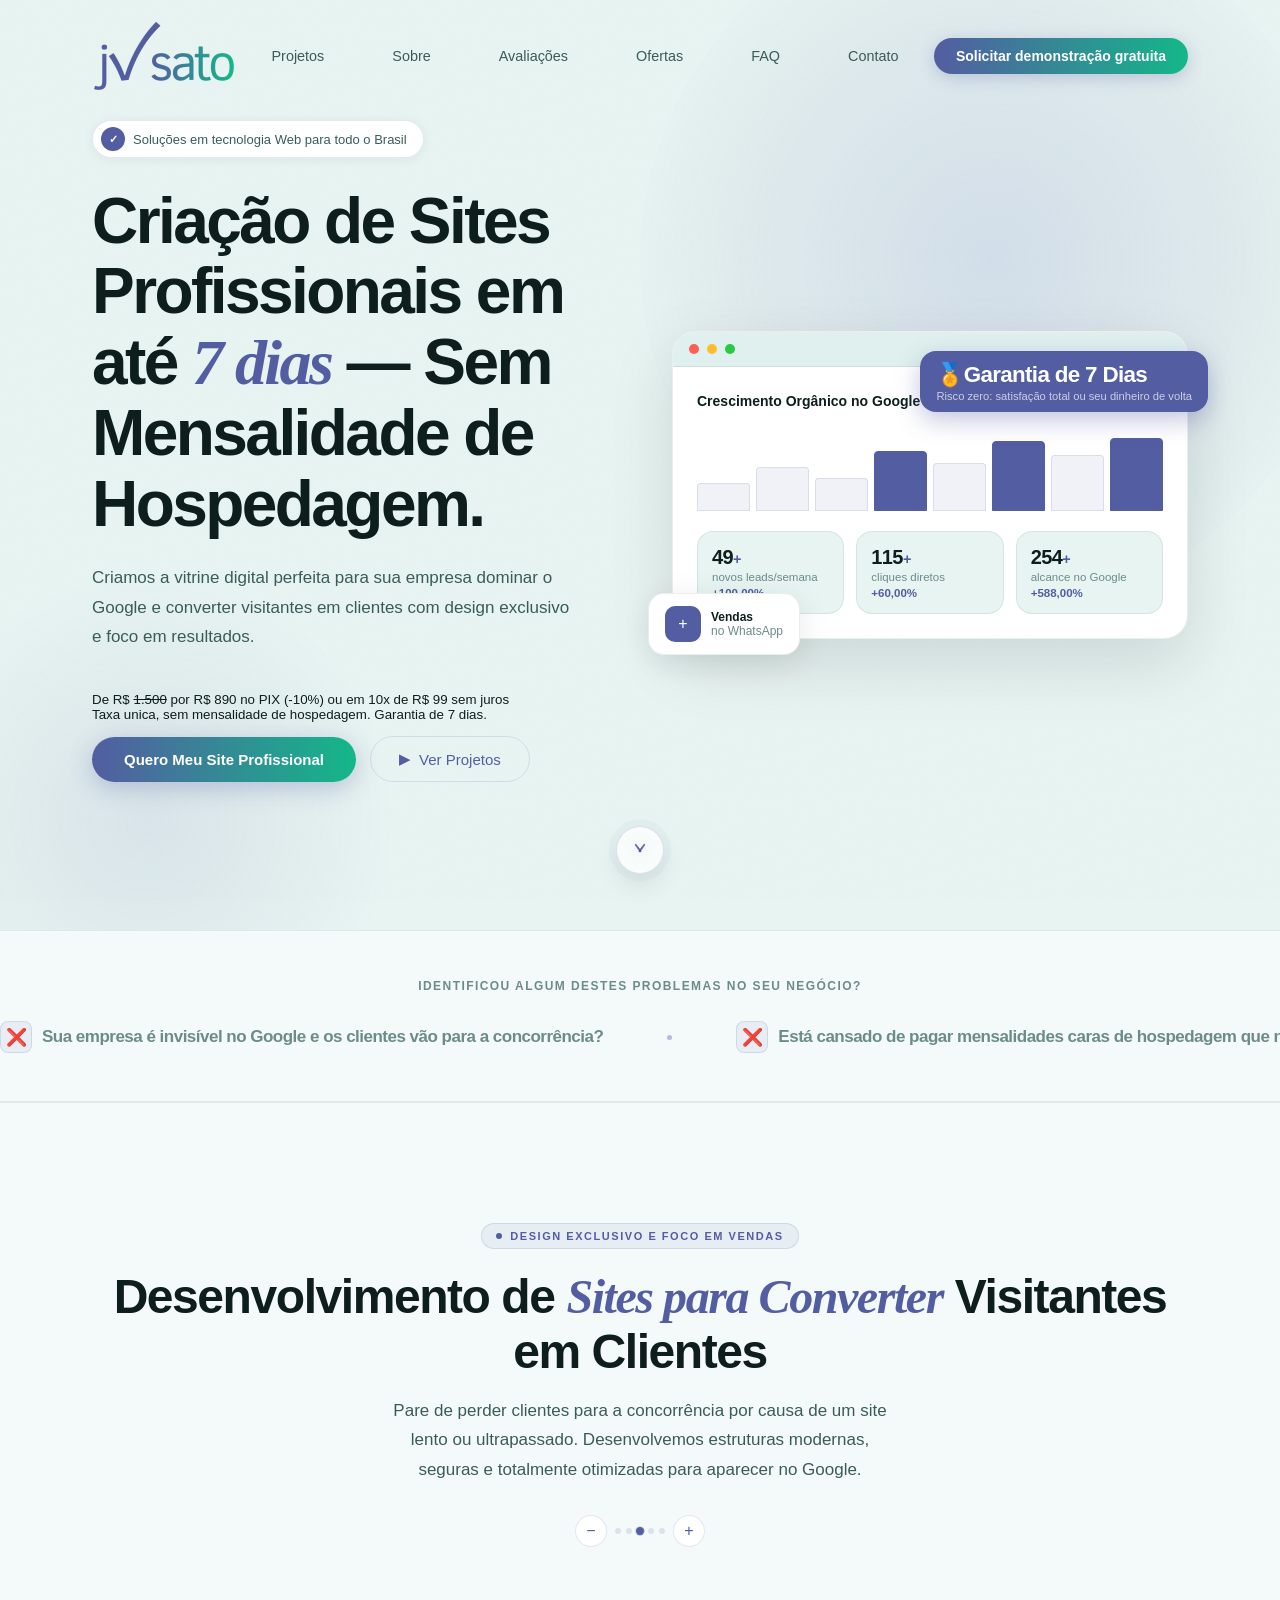
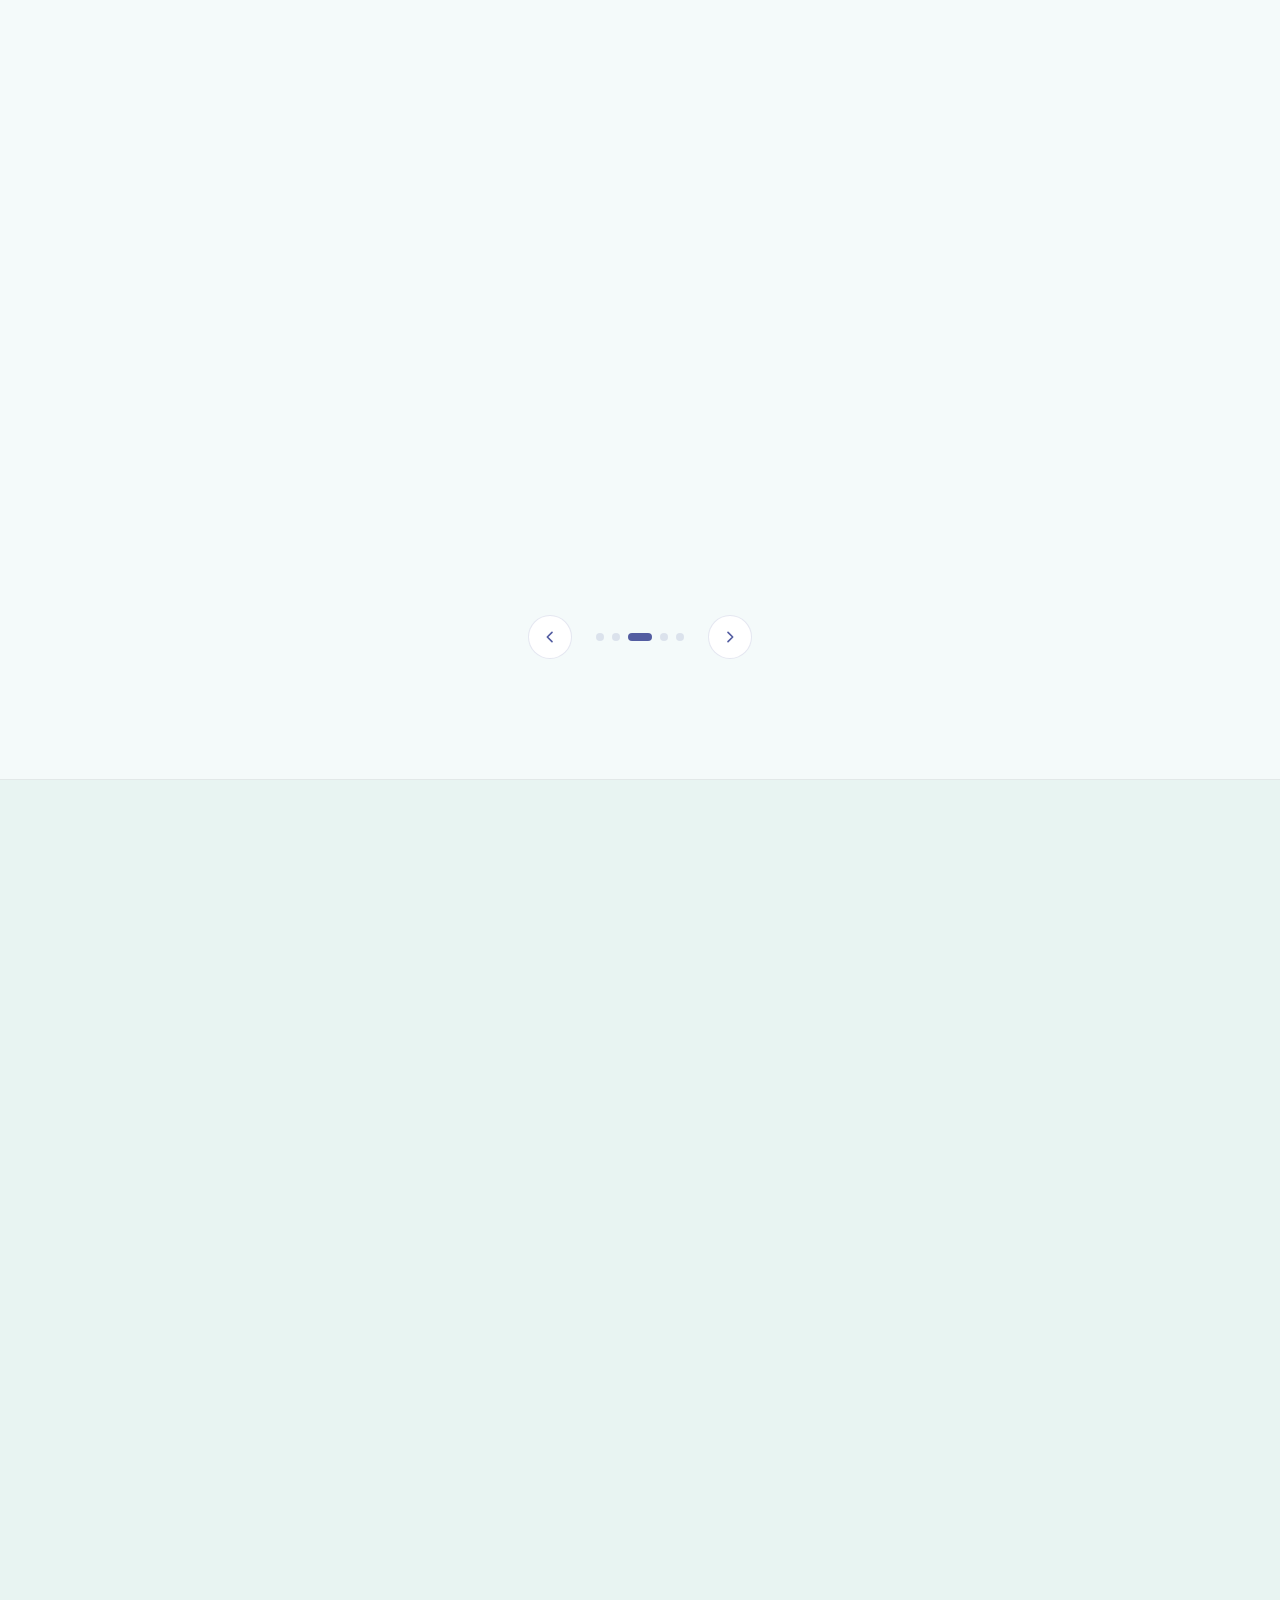
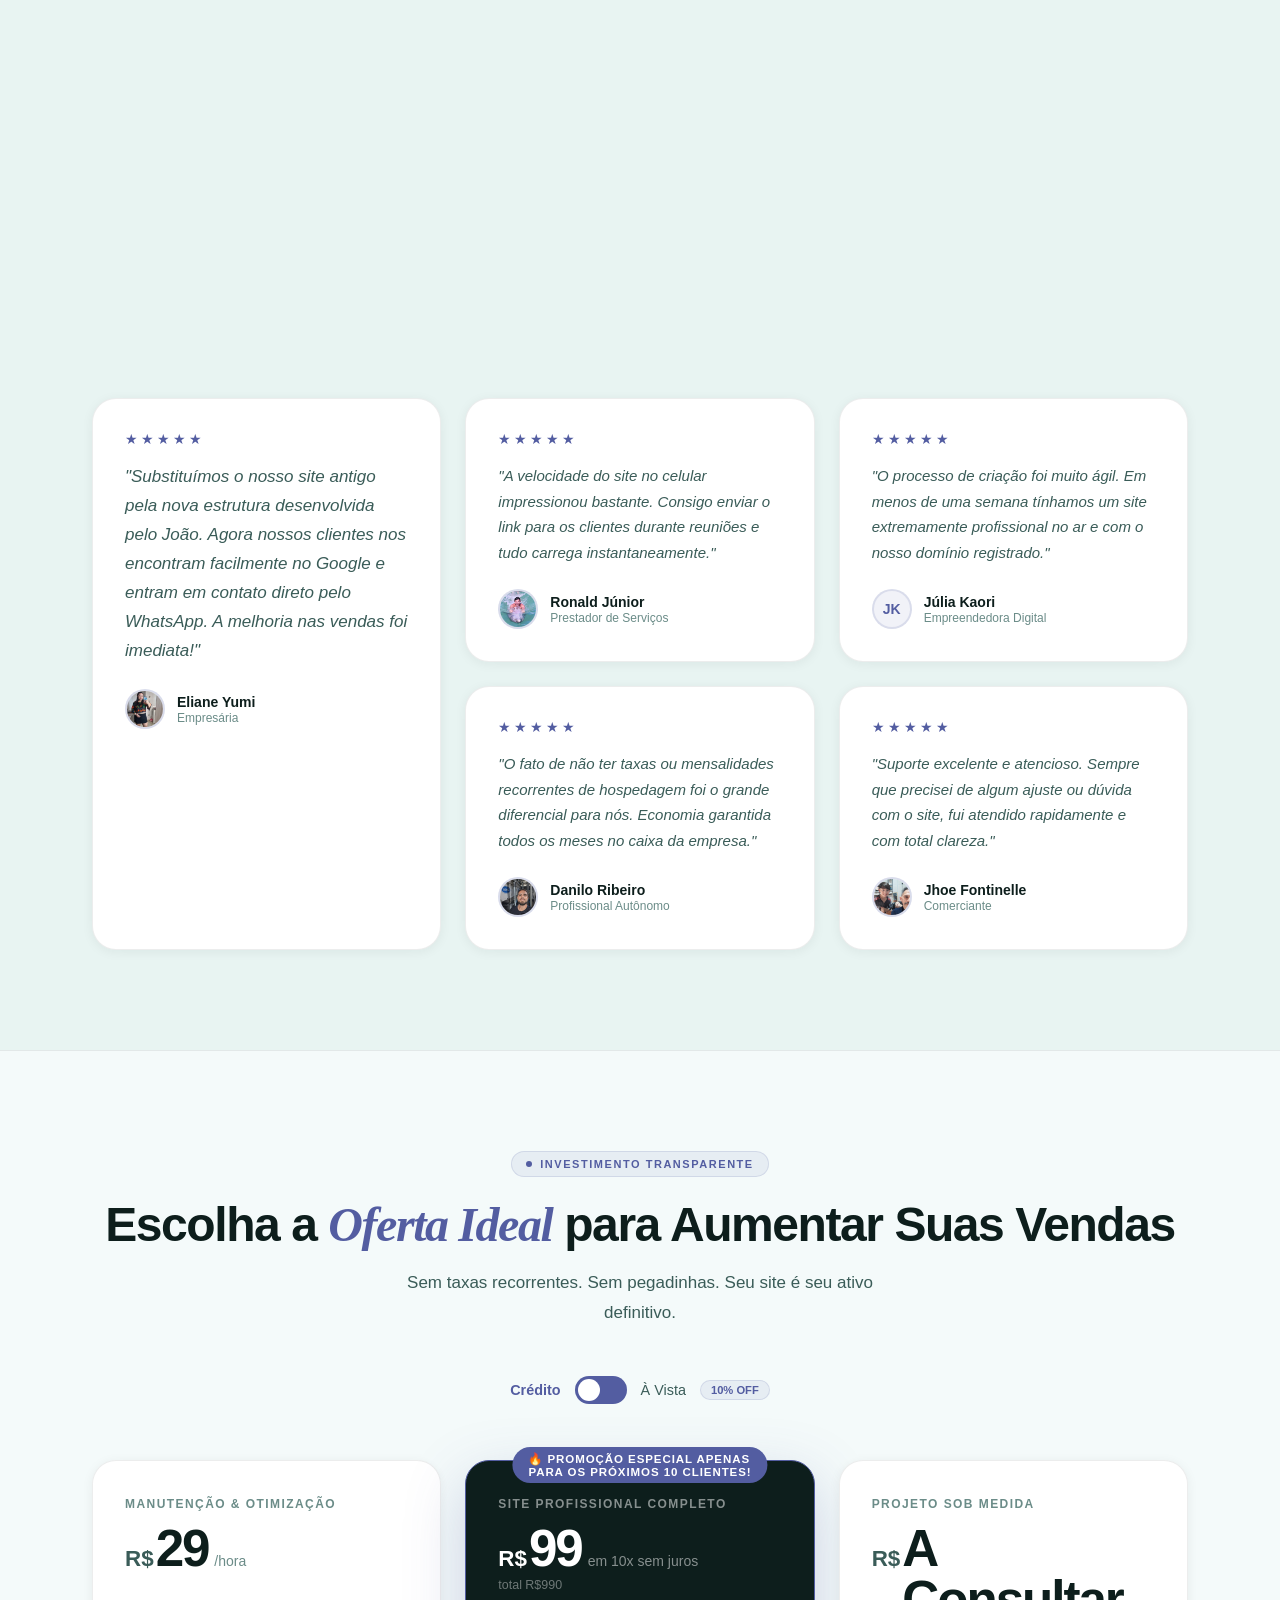
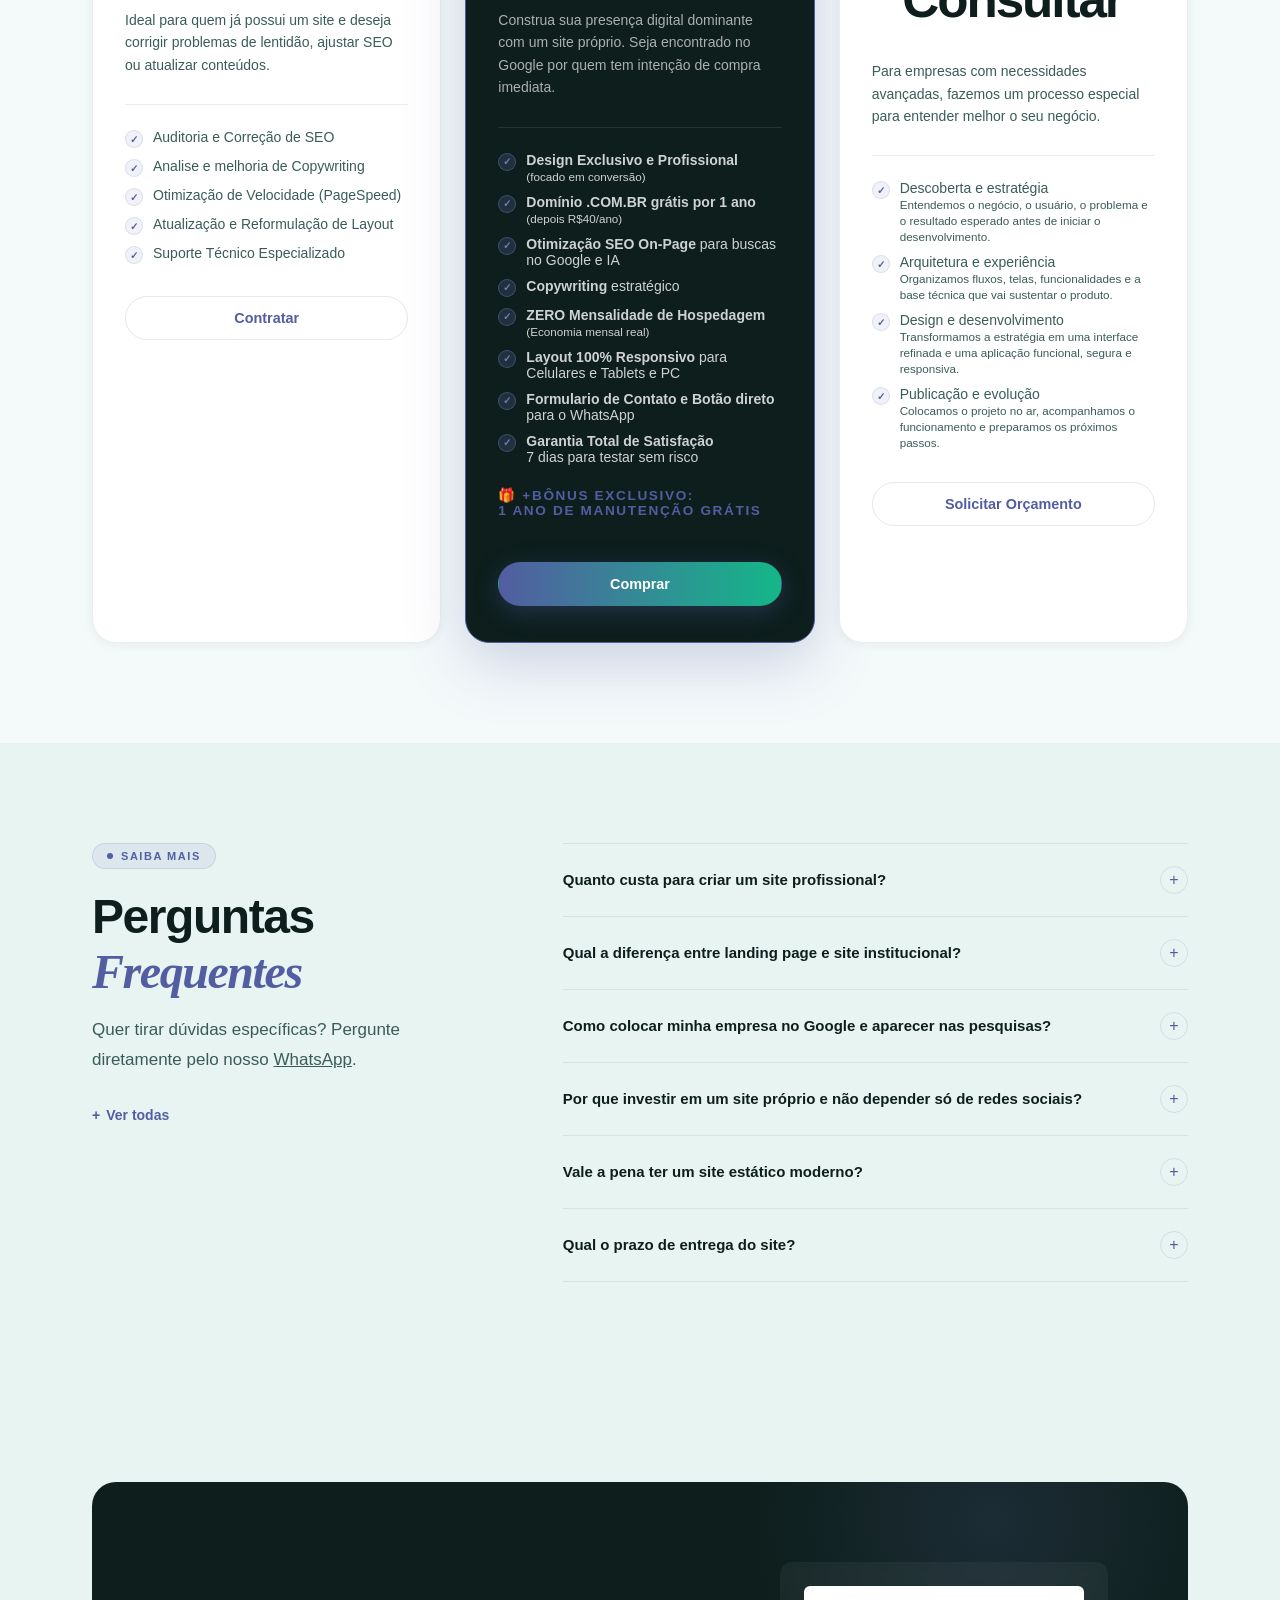
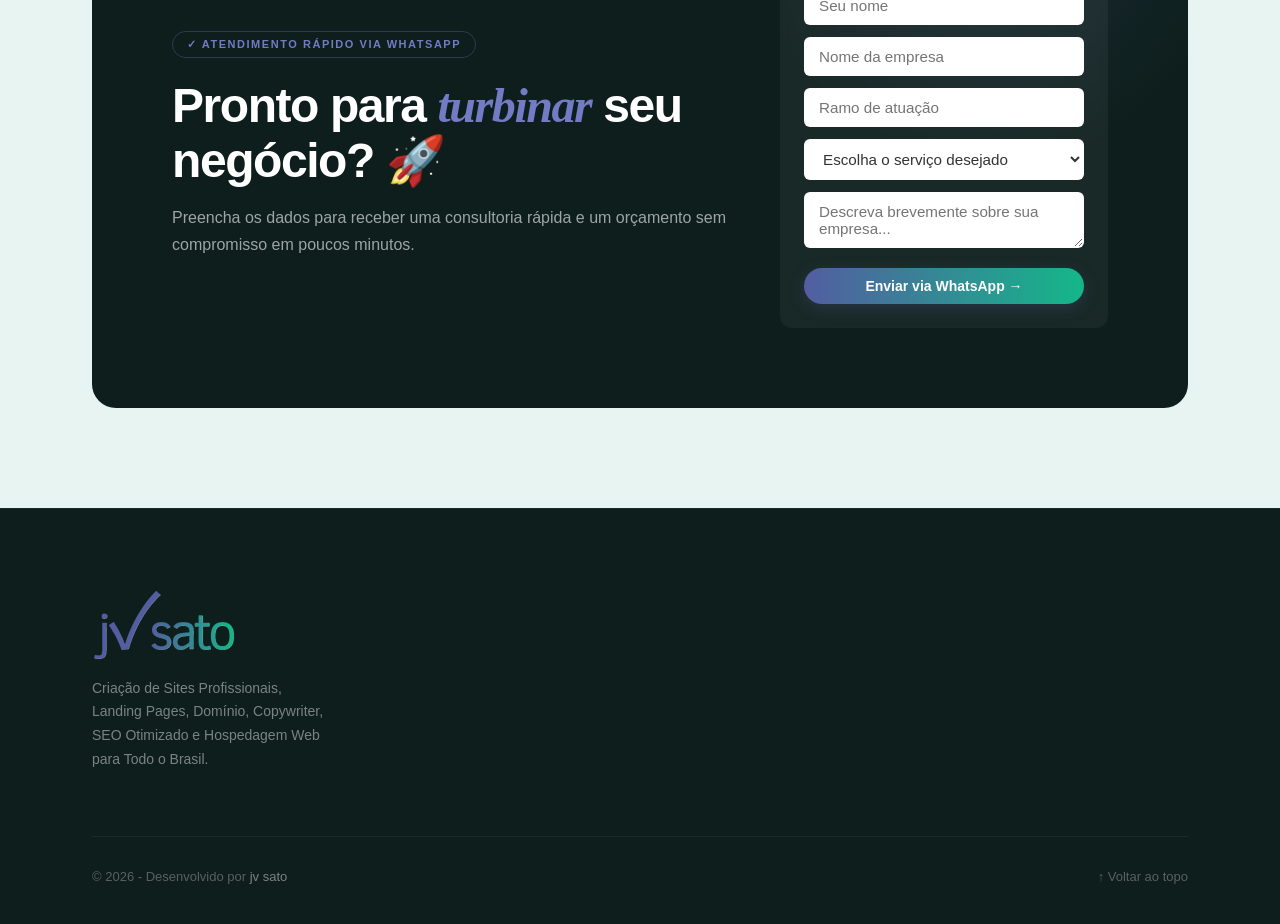
<file: index.html>
<!DOCTYPE html>
<html lang="pt-BR">

<head>
  <meta charset="UTF-8" />
  <meta name="viewport" content="width=device-width, initial-scale=1.0" />
  <meta name="theme-color" content="#535da1" />
  <meta name="robots" content="index, follow, max-image-preview:large, max-snippet:-1, max-video-preview:-1" />
  <meta name="googlebot" content="index, follow" />
  
  <!-- SEO & Meta Tags Nacionais Otimizadas -->
  <title>Criação de Sites Profissionais para Empresas | JV Sato</title>
  <meta name="description" content="Crie um site profissional para sua empresa com design moderno, SEO, domínio .com.br e hospedagem sem mensalidade. Soluções para negócios em todo o Brasil." />
  <meta name="keywords" content="criação de sites profissionais, desenvolvimento de sites para empresas, criação de landing page de alta conversão, desenvolvedor de sites freelancer, empresa de criação de sites, site rápido otimizado para o google, criação de site com hospedagem grátis, otimização seo para sites, dominio, jv sato" />
  <meta name="author" content="João Victor Sato">
  <link rel="canonical" href="https://www.jvsato.com.br/" />
  <link rel="icon" type="image/png" href="https://www.jvsato.com.br/images/favicon.png">
  <link rel="preload" href="images/logo.png" as="image" type="image/png" />
  <link rel="dns-prefetch" href="//www.googletagmanager.com" />
  <link rel="stylesheet" href="styles.css" />

  <!-- Google Analytics (carregado de forma não bloqueante) -->
  <script>
    window.dataLayer = window.dataLayer || [];
    function gtag() { dataLayer.push(arguments); }
    gtag('js', new Date());
    gtag('config', 'G-9PX6JYS9PJ');
  </script>
  <script defer src="https://www.googletagmanager.com/gtag/js?id=G-9PX6JYS9PJ"></script>

  <!-- Schema.org ProfessionalService -->
  <script type="application/ld+json">
  {
    "@context": "https://schema.org",
    "@graph": [
      {
        "@type": "WebSite",
        "@id": "https://jvsato.com.br/#website",
        "url": "https://jvsato.com.br/",
        "name": "jv sato",
        "alternateName": ["jv sato", "jv sato | Soluções em tecnologia Web para todo o Brasil"],
        "description": "Criação de sites profissionais, otimização de SEO e soluções web para pequenas e médias empresas.",
        "inLanguage": "pt-BR"
      },
      {
        "@type": "ProfessionalService",
        "@id": "https://jvsato.com.br/#organization",
        "name": "jv sato - Soluções em tecnologia Web para todo o Brasil",
        "url": "https://jvsato.com.br/",
        "logo": "https://jvsato.com.br/assets/logo.png",
        "image": "https://jvsato.com.br/assets/og-image.png",
        "description": "Desenvolvimento de sites estáticos modernos, criação de landing pages e otimização para motores de busca (SEO).",
        "address": {
          "@type": "PostalAddress",
          "addressLocality": "Mogi das Cruzes",
          "addressRegion": "SP",
          "addressCountry": "BR"
        },
        "geo": {
          "@type": "GeoCoordinates",
          "latitude": -23.5228,
          "longitude": -46.1882
        },
        "areaServed": [
          {
            "@type": "Country",
            "name": "Brasil"
          }
        ],
        "priceRange": "$$"
      },
      {
        "@type": "Service",
        "@id": "https://jvsato.com.br/#service-webdev",
        "name": "Criação de Sites e Otimização SEO",
        "provider": {
          "@id": "https://jvsato.com.br/#organization"
        },
        "serviceType": "Web Development and SEO Services",
        "description": "Desenvolvimento de sites de alta performance, landing pages responsivas e otimização de SEO para atrair mais clientes orgânicos.",
        "areaServed": {
          "@type": "Country",
          "name": "Brasil"
        },
        "hasOfferCatalog": {
          "@type": "OfferCatalog",
          "name": "Serviços Digitais",
          "itemListElement": [
            {
              "@type": "Offer",
              "itemOffered": {
                "@type": "Service",
                "name": "Criação de Sites Estáticos e Landing Pages",
                "description": "Desenvolvimento de sites velozes, responsivos e otimizados para conversão."
              }
            },
            {
              "@type": "Offer",
              "itemOffered": {
                "@type": "Service",
                "name": "Otimização de SEO (Search Engine Optimization)",
                "description": "Otimização on-page, técnica e estruturação de dados para melhor posicionamento no Google."
              }
            }
          ]
        }
      }
    ]
  }
  </script>

  <!-- Schema.org FAQPage (Rich Snippets para o Google) -->
  <script type="application/ld+json">
    {
      "@context": "https://schema.org",
      "@type": "FAQPage",
      "mainEntity": [
        {
          "@type": "Question",
          "name": "Quanto custa para criar um site profissional?",
          "acceptedAnswer": {
            "@type": "Answer",
            "text": "Em nosso Site profissional completo, oferecemos a criação de site profissional por apenas R$ 99/mês (em 10x sem juros no cartão) ou R$ 890 à vista via PIX. Inclui design exclusivo, domínio .com.br, otimização para o Google e ZERO mensalidade de hospedagem."
          }
        },
        {
          "@type": "Question",
          "name": "Qual a diferença entre landing page e site institucional?",
          "acceptedAnswer": {
            "@type": "Answer",
            "text": "Uma landing page é uma página única focada em conversão rápida para campanhas de anúncios e captação de leads. Já o site institucional oferece uma estrutura completa de várias páginas para posicionar a empresa com autoridade total no mercado."
          }
        },
        {
          "@type": "Question",
          "name": "Como colocar minha empresa no Google e aparecer nas buscas?",
          "acceptedAnswer": {
            "@type": "Answer",
            "text": "Seu site é desenvolvido com as melhores técnicas de SEO (Search Engine Optimization) e código de alta velocidade, além do cadastro oficial no Google Search Console para garantir indexação rápida."
          }
        },
        {
          "@type": "Question",
          "name": "Por que ter um site próprio em vez de depender só do Instagram/Facebook?",
          "acceptedAnswer": {
            "@type": "Answer",
            "text": "Redes sociais são terrenos alugados sujeitos a bloqueios e mudanças de algoritmo. Ter um site próprio transmite profissionalismo, garante um canal oficial 24h e coloca sua empresa em frente a clientes no momento exato em que pesquisam no Google."
          }
        },
        {
          "@type": "Question",
          "name": "Vale a pena ter um site estático e qual a vantagem?",
          "acceptedAnswer": {
            "@type": "Answer",
            "text": "Sim! Sites estáticos entregam carregamento instantâneo, máxima segurança contra invasões e 100% de economia em taxas recorrentes de hospedagem mensal."
          }
        }
      ]
    }
  </script>

  <!-- Open Graph / Social Media -->
  <meta property="og:type" content="website">
  <meta property="og:site_name" content="jv sato">
  <meta property="og:url" content="https://www.jvsato.com.br/">
  <meta property="og:title" content="JV SATO | Criação de Sites Profissionais, Dominio, SEO e Hospedagem Web">
  <meta property="og:description" content="Transforme sua empresa em uma máquina de vendas com um site profissional de alta performance. Sem mensalidades de hospedagem e otimizado para o Google.">
  <meta property="og:image" content="https://www.jvsato.com.br/images/logo.png">
  <meta property="og:image:width" content="144">
  <meta property="og:image:height" content="72">
  <meta property="og:image:type" content="image/png">
  <meta property="og:image:alt" content="Logo JV Sato">
  <meta name="twitter:card" content="summary_large_image">
  <meta name="twitter:title" content="JV SATO | Criação de Sites Profissionais, Dominio, SEO e Hospedagem Web">
  <meta name="twitter:description" content="Transforme sua empresa em uma máquina de vendas com um site profissional de alta performance. Sem mensalidades de hospedagem e otimizado para o Google.">
  <meta name="twitter:image" content="https://www.jvsato.com.br/images/logo.png">
  <meta name="twitter:image:alt" content="Logo JV Sato">

  <!-- Meta Pixel Code -->
  <script>
  !function(f,b,e,v,n,t,s)
  {if(f.fbq)return;n=f.fbq=function(){n.callMethod?
  n.callMethod.apply(n,arguments):n.queue.push(arguments)};
  if(!f._fbq)f._fbq=n;n.push=n;n.loaded=!0;n.version='2.0';
  n.queue=[];t=b.createElement(e);t.async=!0;
  t.src=v;s=b.getElementsByTagName(e)[0];
  s.parentNode.insertBefore(t,s)}(window, document,'script',
  'https://connect.facebook.net/en_US/fbevents.js');
  fbq('init', '2129765954284496');
  fbq('track', 'PageView');
  fbq('track', 'ViewContent');
  fbq('track', 'Purchase');  
  </script>
  <noscript><img height="1" width="1" style="display:none"
  src="https://www.facebook.com/tr?id=2129765954284496&ev=PageView&noscript=1"
  /></noscript>
  <!-- End Meta Pixel Code -->

</head>

<body>

  <!-- ── MOBILE MENU ── -->
  <div class="mobile-menu" id="mobileMenu" hidden>
    <a href="#screens">Projetos</a>
    <a href="#features">Sobre</a>
    <a href="#testimonials">Avaliações</a>
    <a href="#pricing">Ofertas</a>
    <a href="#faq">FAQ</a>
    <a href="#cta">Contato</a>
    <a href="https://wa.me/5511925975097?text=Ol%C3%A1%2C%20gostaria%20de%20solicitar%20minha%20demonstra%C3%A7%C3%A3o%20gratuita." class="mobile-cta btn-primary" data-servico="Demonstração Gratuita" target="_blank" rel="noopener noreferrer">Solicitar demonstração gratuita</a>
  </div>

  <!-- ── 1. NAV ── -->
  <nav class="nav" id="mainNav" role="navigation" aria-label="Navegação principal">
    <div class="nav-inner">
      <a href="#" class="nav-logo">
        <img src="images/logo.png" alt="Logo de jv sato" class="nav-logo-img" width="144" height="72">
      </a>
      <ul class="nav-links" role="list">
        <li><a href="#screens">Projetos</a></li>
        <li><a href="#features">Sobre</a></li>
        <li><a href="#testimonials">Avaliações</a></li>
        <li><a href="#pricing">Ofertas</a></li>
        <li><a href="#faq">FAQ</a></li>
        <li><a href="#cta">Contato</a></li>
      </ul>
      <div class="nav-cta">
        <a href="https://wa.me/5511925975097?text=Ol%C3%A1%2C%20gostaria%20de%20solicitar%20minha%20demonstra%C3%A7%C3%A3o%20gratuita." class="btn-primary" data-servico="Demonstração Gratuita" target="_blank" rel="noopener noreferrer">Solicitar demonstração gratuita</a>
      </div>
      <button class="nav-hamburger" id="hamburger" aria-label="Alternar menu" aria-expanded="false" aria-controls="mobileMenu">
        <span aria-hidden="true"></span><span aria-hidden="true"></span><span aria-hidden="true"></span>
      </button>
    </div>
  </nav>

  <main id="main-content">
    <!-- ── 2. HERO (Fórmula PAS: Problema, Agitação e Solução) ── -->
    <section class="hero">
    <button type="button" class="scroll-indicator" id="scrollIndicator" aria-label="Rolar para baixo">
      <span></span>
    </button>
    <div class="container">
      <div class="hero-inner">
        <div class="hero-content">
          <div class="hero-badge reveal">
            <div class="hero-badge-dot">✓</div>
            <span>Soluções em tecnologia Web para todo o Brasil</span>
          </div>
          <h1 class="hero-title reveal reveal-delay-1">
            Criação de Sites Profissionais em até <em>7 dias</em> — Sem Mensalidade de Hospedagem.
          </h1>
          <p class="hero-sub reveal reveal-delay-2">
            Criamos a vitrine digital perfeita para sua empresa dominar o Google e converter visitantes em clientes com design exclusivo e foco em resultados.
          </p>
          <div class="hero-actions reveal reveal-delay-3">
            <small>De R$ <s>1.500</s> por R$ 890 no PIX (-10%) ou em 10x de R$ 99 sem juros<br>
              Taxa unica, sem mensalidade de hospedagem. Garantia de 7 dias.</small>
            <a href="https://wa.me/5511925975097?text=Ol%C3%A1%2C%20quero%20meu%20site%20profissional." class="btn-primary-lg" target="_blank" rel="noopener noreferrer">
              Quero Meu Site Profissional
            </a>
            <a href="#screens" class="btn-outline-lg">
              <span>▶</span> Ver Projetos
            </a>
          </div>
          <div class="hero-trust reveal reveal-delay-4">
            <div class="trust-item">
              <svg aria-hidden="true" width="16" height="16" fill="none" viewBox="0 0 24 24" stroke="currentColor" stroke-width="2.5">
                <path stroke-linecap="round" stroke-linejoin="round"
                  d="M9 12l2 2 4-4m5.618-4.016A11.955 11.955 0 0112 2.944a11.955 11.955 0 01-8.618 3.04A12.02 12.02 0 003 9c0 5.591 3.824 10.29 9 11.622 5.176-1.332 9-6.03 9-11.622 0-1.042-.133-2.052-.382-3.016z" />
              </svg>
              Anti-Hackers
            </div>
            <div class="trust-divider"></div>
            <div class="trust-item">
              <svg aria-hidden="true" width="16" height="16" fill="none" viewBox="0 0 24 24" stroke="currentColor" stroke-width="2.5">
                <path stroke-linecap="round" stroke-linejoin="round" d="M13 10V3L4 14h7v7l9-11h-7z" />
              </svg>
              Ultravelocidade
            </div>
            <div class="trust-divider"></div>
            <div class="trust-item">
              <svg aria-hidden="true" width="16" height="16" fill="none" viewBox="0 0 24 24" stroke="currentColor" stroke-width="2.5">
                <path stroke-linecap="round" stroke-linejoin="round"
                  d="M17 20h5v-2a3 3 0 00-5.356-1.857M17 20H7m10 0v-2c0-.656-.126-1.283-.356-1.857M7 20H2v-2a3 3 0 015.356-1.857M7 20v-2c0-.656.126-1.283.356-1.857m0 0a5.002 5.002 0 019.288 0M15 7a3 3 0 11-6 0 3 3 0 016 0z" />
              </svg>
              Suporte Técnico 24/7
            </div>
          </div>
        </div>
        <div class="hero-visual reveal reveal-delay-2">
          <div class="hero-dashboard">
            <div class="dashboard-bar">
              <div class="db-dot"></div>
              <div class="db-dot"></div>
              <div class="db-dot"></div>
            </div>
            <div class="dashboard-body">
              <div class="db-header">
                <div class="db-title">Crescimento Orgânico no Google</div>
                <div class="db-tag">LIVE</div>
              </div>
              <div class="db-chart">
                <div class="db-bar" style="height:35%"></div>
                <div class="db-bar" style="height:55%"></div>
                <div class="db-bar" style="height:42%"></div>
                <div class="db-bar active" style="height:75%"></div>
                <div class="db-bar" style="height:60%"></div>
                <div class="db-bar active" style="height:88%"></div>
                <div class="db-bar" style="height:70%"></div>
                <div class="db-bar active" style="height:92%"></div>
              </div>
              <div class="db-stats">
                <div class="db-stat">
                  <div class="db-stat-val">49<span style="font-size:.9rem;color:var(--accent)">+</span></div>
                  <div class="db-stat-label">novos leads/semana</div>
                  <div class="db-stat-change">+100,00%</div>
                </div>
                <div class="db-stat">
                  <div class="db-stat-val">115<span style="font-size:.9rem;color:var(--accent)">+</span></div>
                  <div class="db-stat-label">cliques diretos</div>
                  <div class="db-stat-change">+60,00%</div>
                </div>
                <div class="db-stat">
                  <div class="db-stat-val">254<span style="font-size:.9rem;color:var(--accent)">+</span></div>
                  <div class="db-stat-label">alcance no Google</div>
                  <div class="db-stat-change">+588,00%</div>
                </div>
              </div>
            </div>
          </div>
          <div class="hero-float-badge">
            <div class="float-badge-icon">+</div>
            <div class="float-badge-text">
              <strong>Vendas </strong>
              <span>no WhatsApp</span>
            </div>
          </div>
          <div class="hero-float-badge-2">
            <div class="float-badge-2-val">🏅Garantia de 7 Dias</div>
            <div class="float-badge-2-label">Risco zero: satisfação total ou seu dinheiro de volta</div>
          </div>
        </div>
      </div>
    </div>
  </section>

  <!-- ── 3. TICKER DE DORES (Identificação Rápida) ── -->
  <div class="ticker-section">
    <div class="ticker-label">Identificou algum destes problemas no seu negócio?</div>
    <div class="ticker-track-wrap">
      <div class="ticker-track">
        <!-- Set 1 -->
        <div class="ticker-item">
          <div class="ticker-item-icon">❌</div>Sua empresa é invisível no Google e os clientes vão para a concorrência?
        </div>
        <div class="ticker-dot"></div>
        <div class="ticker-item">
          <div class="ticker-item-icon">❌</div>Está cansado de pagar mensalidades caras de hospedagem que nunca acabam?
        </div>
        <div class="ticker-dot"></div>
        <div class="ticker-item">
          <div class="ticker-item-icon">❌</div>Perde vendas diariamente porque seu site demora para carregar no celular?
        </div>
        <div class="ticker-dot"></div>
        <div class="ticker-item">
          <div class="ticker-item-icon">❌</div>Insegurança comercial por não ter um domínio oficial .com.br do seu negócio?
        </div>
        <div class="ticker-dot"></div>
        <div class="ticker-item">
          <div class="ticker-item-icon">❌</div>Frustração por tentar criar um site sozinho em criadores lentos e complicados?
        </div>
        <div class="ticker-dot"></div>
        <!-- Set 2 for looping -->
        <div class="ticker-item">
          <div class="ticker-item-icon">❌</div>Sua empresa é invisível no Google e os clientes vão para a concorrência?
        </div>
        <div class="ticker-dot"></div>
        <div class="ticker-item">
          <div class="ticker-item-icon">❌</div>Está cansado de pagar mensalidades caras de hospedagem que nunca acabam?
        </div>
        <div class="ticker-dot"></div>
        <div class="ticker-item">
          <div class="ticker-item-icon">❌</div>Perde vendas diariamente porque seu site demorar para carregar no celular?
        </div>
        <div class="ticker-dot"></div>
        <div class="ticker-item">
          <div class="ticker-item-icon">❌</div>Insegurança comercial por não ter um domínio oficial .com.br do seu negócio?
        </div>
        <div class="ticker-dot"></div>
        <div class="ticker-item">
          <div class="ticker-item-icon">❌</div>Frustração por tentar criar um site sozinho em criadores lentos e complicados?
        </div>
        <div class="ticker-dot"></div>
      </div>
    </div>
  </div>

  <!-- ── 5. CAROUSEL PORTFÓLIO ── -->
  <section class="carousel-section" id="screens">
    <div class="container">
      <div class="carousel-header">
        <div class="section-label reveal">Design Exclusivo e Foco em Vendas</div>
        <h2 class="section-title reveal reveal-delay-1">Desenvolvimento de <em>Sites para Converter</em> Visitantes em Clientes</h2>
        <p class="section-sub reveal reveal-delay-2">Pare de perder clientes para a concorrência por causa de um site lento ou ultrapassado. Desenvolvemos estruturas modernas, seguras e totalmente otimizadas para aparecer no Google.</p>
      </div>
    </div>
    <div class="carousel-zoom">
      <button class="zoom-btn" id="zoomOut" aria-label="Diminuir zoom">−</button>
      <div class="zoom-pips" id="zoomPips"></div>
      <button class="zoom-btn" id="zoomIn" aria-label="Aumentar zoom">+</button>
    </div>

    <div class="carousel-stage" id="carouselStage">
      <div class="carousel-track" id="carouselTrack">

        <div class="phone-card" data-pos="left2" data-index="0">
          <div class="phone-shell">
            <div class="phone-screen">
              <img src="images/projeto_1.webp" alt="Exemplo de site profissional responsivo 1" style="width:100%;height:100%;object-fit:cover;display:block;" loading="lazy" />
            </div>
          </div>
        </div>

        <div class="phone-card" data-pos="left1" data-index="1">
          <div class="phone-shell">
            <div class="phone-screen">
              <img src="images/projeto_2.webp" alt="Exemplo de landing page de alta conversão 2" style="width:100%;height:100%;object-fit:cover;display:block;" loading="lazy" />
            </div>
          </div>
        </div>

        <div class="phone-card" data-pos="center" data-index="2">
          <div class="phone-shell">
            <div class="phone-screen">
              <img src="images/projeto_3.webp" alt="Exemplo de site otimizado para SEO 3" style="width:100%;height:100%;object-fit:cover;display:block;" loading="eager" fetchpriority="high" />
            </div>
          </div>
        </div>

        <div class="phone-card" data-pos="right1" data-index="3">
          <div class="phone-shell">
            <div class="phone-screen">
              <img src="images/projeto_4.webp" alt="Exemplo de site rápido para empresas 4" style="width:100%;height:100%;object-fit:cover;display:block;" loading="lazy" />
            </div>
          </div>
        </div>

        <div class="phone-card" data-pos="right2" data-index="4">
          <div class="phone-shell">
            <div class="phone-screen">
              <img src="images/projeto_5.webp" alt="Exemplo de desenvolvimento web sob medida 5" style="width:100%;height:100%;object-fit:cover;display:block;" loading="lazy" />
            </div>
          </div>
        </div>

      </div>
    </div>

    <div style="display:flex;align-items:center;justify-content:center;gap:24px;width:100%;margin-top:48px;">
      <button class="carousel-btn" id="carouselPrev" aria-label="Tela anterior">
        <svg width="16" height="16" fill="none" viewBox="0 0 24 24" stroke="currentColor" stroke-width="2.5">
          <path stroke-linecap="round" stroke-linejoin="round" d="M15 19l-7-7 7-7" />
        </svg>
      </button>
      <div class="carousel-dots" id="carouselDots"></div>
      <button class="carousel-btn" id="carouselNext" aria-label="Próxima tela">
        <svg width="16" height="16" fill="none" viewBox="0 0 24 24" stroke="currentColor" stroke-width="2.5">
          <path stroke-linecap="round" stroke-linejoin="round" d="M9 5l7 7-7 7" />
        </svg>
      </button>
    </div>
  </section>

  <!-- ── 4. ESPECIALISTA / AUTORIDADE ── -->
  <section class="features-section" id="features">
    <div class="container">
      <div class="features-header">
        <div class="section-label reveal">Parceiro Estratégico de Negócios</div>
        <h2 class="section-title reveal reveal-delay-1">Especialista em <em>Desenvolvimento Web</em> e SEO</h2>
        <p class="section-sub reveal reveal-delay-2">"Um site bonito que não gera leads é apenas um cartão de visitas caro. Eu desenvolvo ferramentas de vendas para a sua empresa."</p>
      </div>

      <div class="feature-row">
        <div class="feature-content reveal">
          <div class="user-profile">
            <img src="images/joao.jpg" alt="João Victor Sato - Especialista em Desenvolvimento Web e SEO" class="user-photo" width="192" height="192">
            <h3 class="feature-title">João Victor Sato</h3>
          </div>
          <p class="feature-desc">Especialista em tecnologia web focado em transformar presença digital em máquinas de vendas. Desenvolvo estruturas de alta performance que eliminam custos recorrentes e colocam pequenas e médias empresas no Google.</p>
          <div class="feature-number">Ao investir em um site profissional desenvolvido por mim, você garante:</div>
          <div class="feature-checklist">
            <div class="feature-check">
              <div class="check-icon">✓</div><span><strong>Posicionamento de Autoridade:</strong> Sua marca com domínio oficial .COM.BR</span>
            </div>
            <div class="feature-check">
              <div class="check-icon">✓</div><span><strong>Custo Zero Recorrente:</strong> Elimine para sempre as faturas mensais de hospedagem</span>
            </div>
            <div class="feature-check">
              <div class="check-icon">✓</div><span><strong>Atendimento 24/7:</strong> Captação automática de clientes mesmo fora do horário comercial</span>
            </div>
          </div>
        </div>
        <div class="feature-visual reveal reveal-delay-1">
          <div class="feature-visual-inner">
            <div class="fv-card">
              <div class="fv-card-label">Certificações Tecnológicas</div>
              <div class="fv-list" style="margin-top:8px">
                <div class="fv-list-item"><span class="fv-list-name">SEO e Marketing de Conteúdo</span><span class="fv-pill green">Santander Open Academy</span></div>
                <div class="fv-list-item"><span class="fv-list-name">JavaScript Avançado</span><span class="fv-pill blue">IFMG</span></div>
                <div class="fv-list-item"><span class="fv-list-name">Programação Web Avançada</span><span class="fv-pill blue">IFMG</span></div>
                <div class="fv-list-item"><span class="fv-list-name">Web Designer Profissional</span><span class="fv-pill blue">IFMG</span></div>
              </div>
            </div>
          </div>
        </div>
      </div>
    </div>
  </section>

  <!-- ── 8. DEPOIMENTOS (Prova Social Fortalecida) ── -->
  <section class="testimonials-section" id="testimonials">
    <div class="container">
      <div class="testimonials-header">
        <div class="section-label reveal">Casos de Sucesso</div>
        <h2 class="section-title reveal reveal-delay-1">Clientes que <em>Multiplicaram Resultados</em> Conosco</h2>
        <p class="section-sub reveal reveal-delay-2">Veja como ajudamos nossos clientes a construírem autoridade e gerarem mais vendas pela internet.</p>
      </div>
      <div class="testimonials-grid">
        <div class="testimonial-card tall reveal">
          <div class="testimonial-stars"><span>★</span><span>★</span><span>★</span><span>★</span><span>★</span></div>
          <p class="testimonial-quote">"Substituímos o nosso site antigo pela nova estrutura desenvolvida pelo João. Agora nossos clientes nos encontram facilmente no Google e entram em contato direto pelo WhatsApp. A melhoria nas vendas foi imediata!"</p>
          <div class="testimonial-author">
            <div class="author-avatar">
              <img src="images/elianeyumi.png" style="border-radius: 50%;" alt="foto de Eliane Yumi, cliente jv sato" width="64" height="64">
            </div>
            <div>
              <div class="author-name">Eliane Yumi</div>
              <div class="author-role">Empresária</div>
            </div>
          </div>
        </div>
        <div class="testimonial-card reveal reveal-delay-1">
          <div class="testimonial-stars"><span>★</span><span>★</span><span>★</span><span>★</span><span>★</span></div>
          <p class="testimonial-quote">"A velocidade do site no celular impressionou bastante. Consigo enviar o link para os clientes durante reuniões e tudo carrega instantaneamente."</p>
          <div class="testimonial-author">
            <div class="author-avatar">
              <img src="images/ronaldjunior.png" style="border-radius: 50%;" alt="foto de Ronald Júnior, cliente jv sato" width="64" height="64">
            </div>
            <div>
              <div class="author-name">Ronald Júnior</div>
              <div class="author-role">Prestador de Serviços</div>
            </div>
          </div>
        </div>
        <div class="testimonial-card reveal reveal-delay-2">
          <div class="testimonial-stars"><span>★</span><span>★</span><span>★</span><span>★</span><span>★</span></div>
          <p class="testimonial-quote">"O processo de criação foi muito ágil. Em menos de uma semana tínhamos um site extremamente profissional no ar e com o nosso domínio registrado."</p>
          <div class="testimonial-author">
            <div class="author-avatar">JK</div>
            <div>
              <div class="author-name">Júlia Kaori</div>
              <div class="author-role">Empreendedora Digital</div>
            </div>
          </div>
        </div>
        <div class="testimonial-card reveal reveal-delay-1">
          <div class="testimonial-stars"><span>★</span><span>★</span><span>★</span><span>★</span><span>★</span></div>
          <p class="testimonial-quote">"O fato de não ter taxas ou mensalidades recorrentes de hospedagem foi o grande diferencial para nós. Economia garantida todos os meses no caixa da empresa."</p>
          <div class="testimonial-author">
            <div class="author-avatar">
              <img src="images/daniloribeiro.png" style="border-radius: 50%;" alt="foto de Danilo Ribeiro, cliente jv sato" width="64" height="64">
            </div>
            <div>
              <div class="author-name">Danilo Ribeiro</div>
              <div class="author-role">Profissional Autônomo</div>
            </div>
          </div>
        </div>
        <div class="testimonial-card reveal reveal-delay-2">
          <div class="testimonial-stars"><span>★</span><span>★</span><span>★</span><span>★</span><span>★</span></div>
          <p class="testimonial-quote">"Suporte excelente e atencioso. Sempre que precisei de algum ajuste ou dúvida com o site, fui atendido rapidamente e com total clareza."</p>
          <div class="testimonial-author">
            <div class="author-avatar">
              <img src="images/jhoefontinelle.png" style="border-radius: 50%;" alt="foto de Jhoe Fontinelle, cliente jv sato" width="64" height="64">
            </div>
            <div>
              <div class="author-name">Jhoe Fontinelle</div>
              <div class="author-role">Comerciante</div>
            </div>
          </div>
        </div>
      </div>
    </div>
  </section>

  <!-- ── 7. OFERTA / PREÇO (Ancoragem de Valor & Escassez) ── -->
  <section class="pricing-section" id="pricing">
    <div class="container">
      <div class="pricing-header">
        <div class="section-label reveal">Investimento Transparente</div>
        <h2 class="section-title reveal reveal-delay-1">Escolha a <em>Oferta Ideal</em> para Aumentar Suas Vendas</h2>
        <p class="section-sub reveal reveal-delay-2">Sem taxas recorrentes. Sem pegadinhas. Seu site é seu ativo definitivo.</p>
      </div>
      <div class="pricing-toggle reveal">
        <span class="toggle-label active" id="monthlyLabel">Crédito</span>
        <div class="toggle-switch" id="pricingToggle" role="switch" aria-checked="false" tabindex="0" aria-label="Alternar pagamento à vista"></div>
        <span class="toggle-label" id="annualLabel">À Vista</span>
        <div class="toggle-badge">10% OFF</div>
      </div>
      <div class="pricing-grid">
        <!-- Card 1: Manutenção -->
        <div class="pricing-card reveal">
          <div class="pricing-tier">Manutenção & Otimização</div>
          <div class="pricing-price">
            <span class="price-currency">R$</span>
            <span class="price-amount" id="price-starter">29</span>
            <span class="price-period">&nbsp;/hora</span>
          </div>
          <div class="price-annual-note" id="annual-note-starter">&nbsp;</div>
          <p class="pricing-desc">Ideal para quem já possui um site e deseja corrigir problemas de lentidão, ajustar SEO ou atualizar conteúdos.</p>
          <div class="pricing-divider"></div>
          <div class="pricing-features">
            <div class="pricing-feature">
              <div class="pricing-check">✓</div><span>Auditoria e Correção de SEO</span>
            </div>
            <div class="pricing-feature">
              <div class="pricing-check">✓</div><span>Analise e melhoria de Copywriting</span>
            </div>
            <div class="pricing-feature">
              <div class="pricing-check">✓</div><span>Otimização de Velocidade (PageSpeed)</span>
            </div>
            <div class="pricing-feature">
              <div class="pricing-check">✓</div><span>Atualização e Reformulação de Layout</span>
            </div>
            <div class="pricing-feature">
              <div class="pricing-check">✓</div><span>Suporte Técnico Especializado</span>
            </div>
          </div>
          <a href="https://wa.me/5511925975097?text=Ol%C3%A1%2C%20quero%20contratar%20manuten%C3%A7%C3%A3o%20e%20otimiza%C3%A7%C3%A3o." class="pricing-cta btn-price" data-servico="Manutenção" target="_blank" rel="noopener noreferrer">Contratar</a>
        </div>

        <!-- Card 2: Pacote Completo (OFERTA IRRESISTÍVEL) -->
        <div class="pricing-card featured reveal reveal-delay-1">
          <div class="pricing-badge">🔥 Promoção Especial apenas<br>para os próximos 10 clientes!</div>
          <div class="pricing-tier">Site profissional completo</div>

          <div class="pricing-price">
            <span class="price-currency">R$</span>
            <span class="price-amount" id="price-pro">99</span>
            <span class="price-period" id="period-pro">&nbsp;em 10x sem juros</span>
          </div>
          <div class="price-annual-note" id="annual-note-pro">total R$990</div>
          <p class="pricing-desc">Construa sua presença digital dominante com um site próprio. Seja encontrado no Google por quem tem intenção de compra imediata.</p>
          <div class="pricing-divider"></div>
          <div class="pricing-features">
            <div class="pricing-feature">
              <div class="pricing-check">✓</div><span><strong>Design Exclusivo e Profissional</strong><br><small>(focado em conversão)</small></span>
            </div>
            <div class="pricing-feature">
              <div class="pricing-check">✓</div><span><strong>Domínio .COM.BR grátis por 1 ano </strong><br><small>(depois R$40/ano)</small> </span>
            </div>
            <div class="pricing-feature">
              <div class="pricing-check">✓</div><span><strong>Otimização SEO On-Page</strong> para buscas no Google e IA</span>
            </div>
            <div class="pricing-feature">
              <div class="pricing-check">✓</div><span><strong>Copywriting</strong> estratégico</span>
            </div>
            <div class="pricing-feature">
              <div class="pricing-check">✓</div><span><strong>ZERO Mensalidade de Hospedagem</strong><br><small>(Economia mensal real)</small></span>
            </div>
            <div class="pricing-feature">
              <div class="pricing-check">✓</div><span><strong>Layout 100% Responsivo</strong> para Celulares e Tablets e PC</span>
            </div>
            <div class="pricing-feature">
              <div class="pricing-check">✓</div><span><strong>Formulario de Contato e Botão direto</strong> para o WhatsApp</span>
            </div>
            <div class="pricing-feature">
              <div class="pricing-check">✓</div><span><strong>Garantia Total de Satisfação</strong><br>7 dias para testar sem risco</span>
            </div>
            <div class="pricing-tier" style="margin-top:12px; font-size: 0.85rem; color: var(--accent);">🎁 +BÔNUS EXCLUSIVO:<br>1 ANO DE MANUTENÇÃO GRÁTIS</div>
          </div>
          <a href="https://wa.me/5511925975097?text=Ol%C3%A1%2C%20quero%20comprar%20meu%20site%20profissional%20completo." class="pricing-cta btn-price" data-servico="Site profissional completo" target="_blank" rel="noopener noreferrer">Comprar</a>
        </div>

        <!-- Card 3: Personalizado -->
        <div class="pricing-card reveal reveal-delay-2">
          <div class="pricing-tier">Projeto Sob Medida</div>
          <div class="pricing-price">
            <span class="price-currency">R$</span>
            <span class="price-amount">A Consultar</span>
          </div>
          <div class="price-annual-note" id="annual-note-ent">&nbsp;</div>
          <p class="pricing-desc">Para empresas com necessidades avançadas, fazemos um processo especial para entender melhor o seu negócio.</p>
          <div class="pricing-divider"></div>
          <div class="pricing-features">
            <div class="pricing-feature">
              <div class="pricing-check">✓</div><span>Descoberta e estratégia<br>
                <small>Entendemos o negócio, o usuário, o problema e o resultado esperado antes de iniciar o desenvolvimento.</small>
              </span>
            </div>
            <div class="pricing-feature">
              <div class="pricing-check">✓</div><span>Arquitetura e experiência<br>
              <small>Organizamos fluxos, telas, funcionalidades e a base técnica que vai sustentar o produto.</small>
              </span>
            </div>
            <div class="pricing-feature">
              <div class="pricing-check">✓</div><span>Design e desenvolvimento<br>
              <small>Transformamos a estratégia em uma interface refinada e uma aplicação funcional, segura e responsiva.</small>
              </span>
            </div>
            <div class="pricing-feature">
              <div class="pricing-check">✓</div><span>Publicação e evolução<br>
              <small>Colocamos o projeto no ar, acompanhamos o funcionamento e preparamos os próximos passos.</small>
              </span>
            </div>
          </div>
          <a href="https://wa.me/5511925975097?text=Ol%C3%A1%2C%20quero%20solicitar%20or%C3%A7amento%20para%20projeto%20sob%20medida." class="pricing-cta btn-price" data-servico="Projeto Sob Medida" target="_blank" rel="noopener noreferrer">Solicitar Orçamento</a>
        </div>
      </div>
    </div>
  </section>

  <!-- ── 10. FAQ ── -->
  <section class="faq-section" id="faq">
    <div class="container">
      <div class="faq-inner">
        <div class="faq-sidebar reveal">
          <div class="section-label">Saiba mais</div>
          <h2 class="section-title">Perguntas<br><em>Frequentes</em></h2>
          <p class="section-sub">Quer tirar dúvidas específicas? Pergunte diretamente pelo nosso <a href="https://wa.me/5511925975097?text=Ol%C3%A1%2C%20gostaria%20de%20tirar%20uma%20d%C3%BAvida." target="_blank" rel="noopener noreferrer"><u>WhatsApp</u></a>.</p>
          <button class="faq-toggle-all" id="faqToggleAll">
            <span id="faqToggleIcon">+</span> Ver todas</button>
        </div>
        <div class="faq-list reveal reveal-delay-1" id="faqList">
          
          <div class="faq-item">
            <div class="faq-question" tabindex="0" role="button" aria-expanded="false">
              Quanto custa para criar um site profissional?
              <div class="faq-icon">+</div>
            </div>
            <div class="faq-answer">
              <div class="faq-answer-inner">
                No nosso <strong>Site profissional completo</strong>, você garante um site profissional de alta conversão por 10x de R$ 99 sem juros ou R$ 891 à vista via PIX. Isso inclui design exclusivo, domínio .COM.BR grátis por 1 ano e suporte técnico. O maior benefício é que você <strong>não paga taxas mensais recorrentes de hospedagem</strong>.
              </div>
            </div>
          </div>

          <div class="faq-item">
            <div class="faq-question" tabindex="0" role="button" aria-expanded="false">
              Qual a diferença entre landing page e site institucional?
              <div class="faq-icon">+</div>
            </div>
            <div class="faq-answer">
              <div class="faq-answer-inner">
                A <strong>Landing Page</strong> é projetada com um foco único: converter tráfego de anúncios (Google/Instagram) em vendas e mensagens no WhatsApp. O <strong>Site Institucional</strong> abrange várias seções e páginas para expor toda a estrutura, história e gama de produtos da sua empresa, ideal para SEO orgânico de longo prazo.
              </div>
            </div>
          </div>

          <div class="faq-item">
            <div class="faq-question" tabindex="0" role="button" aria-expanded="false">
              Como colocar minha empresa no Google e aparecer nas pesquisas?
              <div class="faq-icon">+</div>
            </div>
            <div class="faq-answer">
              <div class="faq-answer-inner">
                Desenvolvemos seu site seguindo rigorosamente as diretrizes de <strong>SEO On-Page (Search Engine Optimization)</strong> do Google, garantindo carregamento rápido em celulares, estrutura de dados Schema.org e submissão ao Google Search Console para indexação acelerada.
              </div>
            </div>
          </div>

          <div class="faq-item">
            <div class="faq-question" tabindex="0" role="button" aria-expanded="false">
              Por que investir em um site próprio e não depender só de redes sociais?
              <div class="faq-icon">+</div>
            </div>
            <div class="faq-answer">
              <div class="faq-answer-inner">
                As redes sociais são terrenos alugados: algoritmos mudam e contas podem ser bloqueadas. O site próprio é seu ativo definitivo 24/7, gerando credibilidade comercial imediata e captando pessoas que estão pesquisando ativamente pelo seu serviço no Google.
              </div>
            </div>
          </div>

          <div class="faq-item">
            <div class="faq-question" tabindex="0" role="button" aria-expanded="false">
              Vale a pena ter um site estático moderno?
              <div class="faq-icon">+</div>
            </div>
            <div class="faq-answer">
              <div class="faq-answer-inner">
                Sim! Sites estáticos são a tecnologia moderna para empresas que buscam <strong>ultravelocidade</strong>, nota alta no Google PageSpeed Insights e imunidade total contra invasões hacker, sem precisar de servidores e bancos de dados caros.
              </div>
            </div>
          </div>

          <div class="faq-item">
            <div class="faq-question" tabindex="0" role="button" aria-expanded="false">
              Qual o prazo de entrega do site?
              <div class="faq-icon">+</div>
            </div>
            <div class="faq-answer">
              <div class="faq-answer-inner">
                O prazo médio de entrega é de <strong>até 7 dias úteis</strong> a contar do envio dos materiais básicos (logotipo, fotos e informações da empresa).
              </div>
            </div>
          </div>

        </div>
      </div>
    </div>
    </section>

  <!-- ── 11. CTA BANNER (Formulário Otimizado) ── -->
  <section class="cta-section" id="cta">
    <div class="container">
      <div class="cta-inner reveal">
        <div class="cta-content">
          <div class="cta-label">✓ Atendimento Rápido via WhatsApp</div>
          <h2 class="cta-title">Pronto para <em>turbinar</em> seu negócio? 🚀</h2>
          <p class="cta-sub">Preencha os dados para receber uma consultoria rápida e um orçamento sem compromisso em poucos minutos.</p>
        </div>
        <form id="ctaWhatsappForm" class="cta-form">
          <div class="cta-form-group">
            <label for="cta-name" class="sr-only">Nome</label>
            <input type="text" id="cta-name" placeholder="Seu nome" required />
          </div>

          <div class="cta-form-group">
            <label for="cta-company" class="sr-only">Nome da Empresa</label>
            <input type="text" id="cta-company" placeholder="Nome da empresa" />
          </div>

          <div class="cta-form-group">
            <label for="cta-segment" class="sr-only">Ramo de Atuação</label>
            <input type="text" id="cta-segment" placeholder="Ramo de atuação" />
          </div>

          <div class="cta-form-group">
            <label for="cta-service" class="sr-only">Serviço de Interesse</label>
            <select id="cta-service" required>
              <option value="" disabled selected>Escolha o serviço desejado</option>
              <option value="Demonstração Gratuita">Demonstração Gratuita</option>
              <option value="Site profissional completo">Site profissional completo</option>
              <option value="Manutenção">Manutenção</option>
              <option value="Projeto Sob Medida">Projeto Sob Medida</option>
              <option value="Outro">Outro</option>
            </select>
          </div>

          <div class="cta-form-group">
            <label for="cta-message" class="sr-only">Mensagem</label>
            <textarea id="cta-message" rows="2" placeholder="Descreva brevemente sobre sua empresa..."></textarea>
          </div>

          <button type="submit" class="btn btn-primary cta-btn">
            Enviar via WhatsApp →
          </button>
        </form>
      </div>
    </div>
  </section>

    <!-- ── 12. FOOTER ── -->
  </main>
  <footer class="footer">
    <div class="container">
      <div class="footer-grid">
        <div class="footer-brand">
          <a href="#" class="nav-logo">
            <img src="images/logo.png" alt="Logo de jv sato" class="nav-logo-img" width="144" height="72">
          </a>
          <p class="footer-brand-desc">Criação de Sites Profissionais, Landing Pages, Domínio, Copywriter, SEO Otimizado e Hospedagem Web para Todo o Brasil.</p>
        </div>
      </div>
      <div class="footer-bottom">
        <div class="footer-copy">
          © 2026 - Desenvolvido por <a rel="nofollow" href="https://www.jvsato.com.br" target="_blank">jv sato</a>
        </div>
        <div class="footer-legal">
          <a href="#main-content">↑ Voltar ao topo</a>
        </div>
      </div>
    </div>
  </footer>

  <script defer src="script.js"></script>
</body>

</html>
</file>
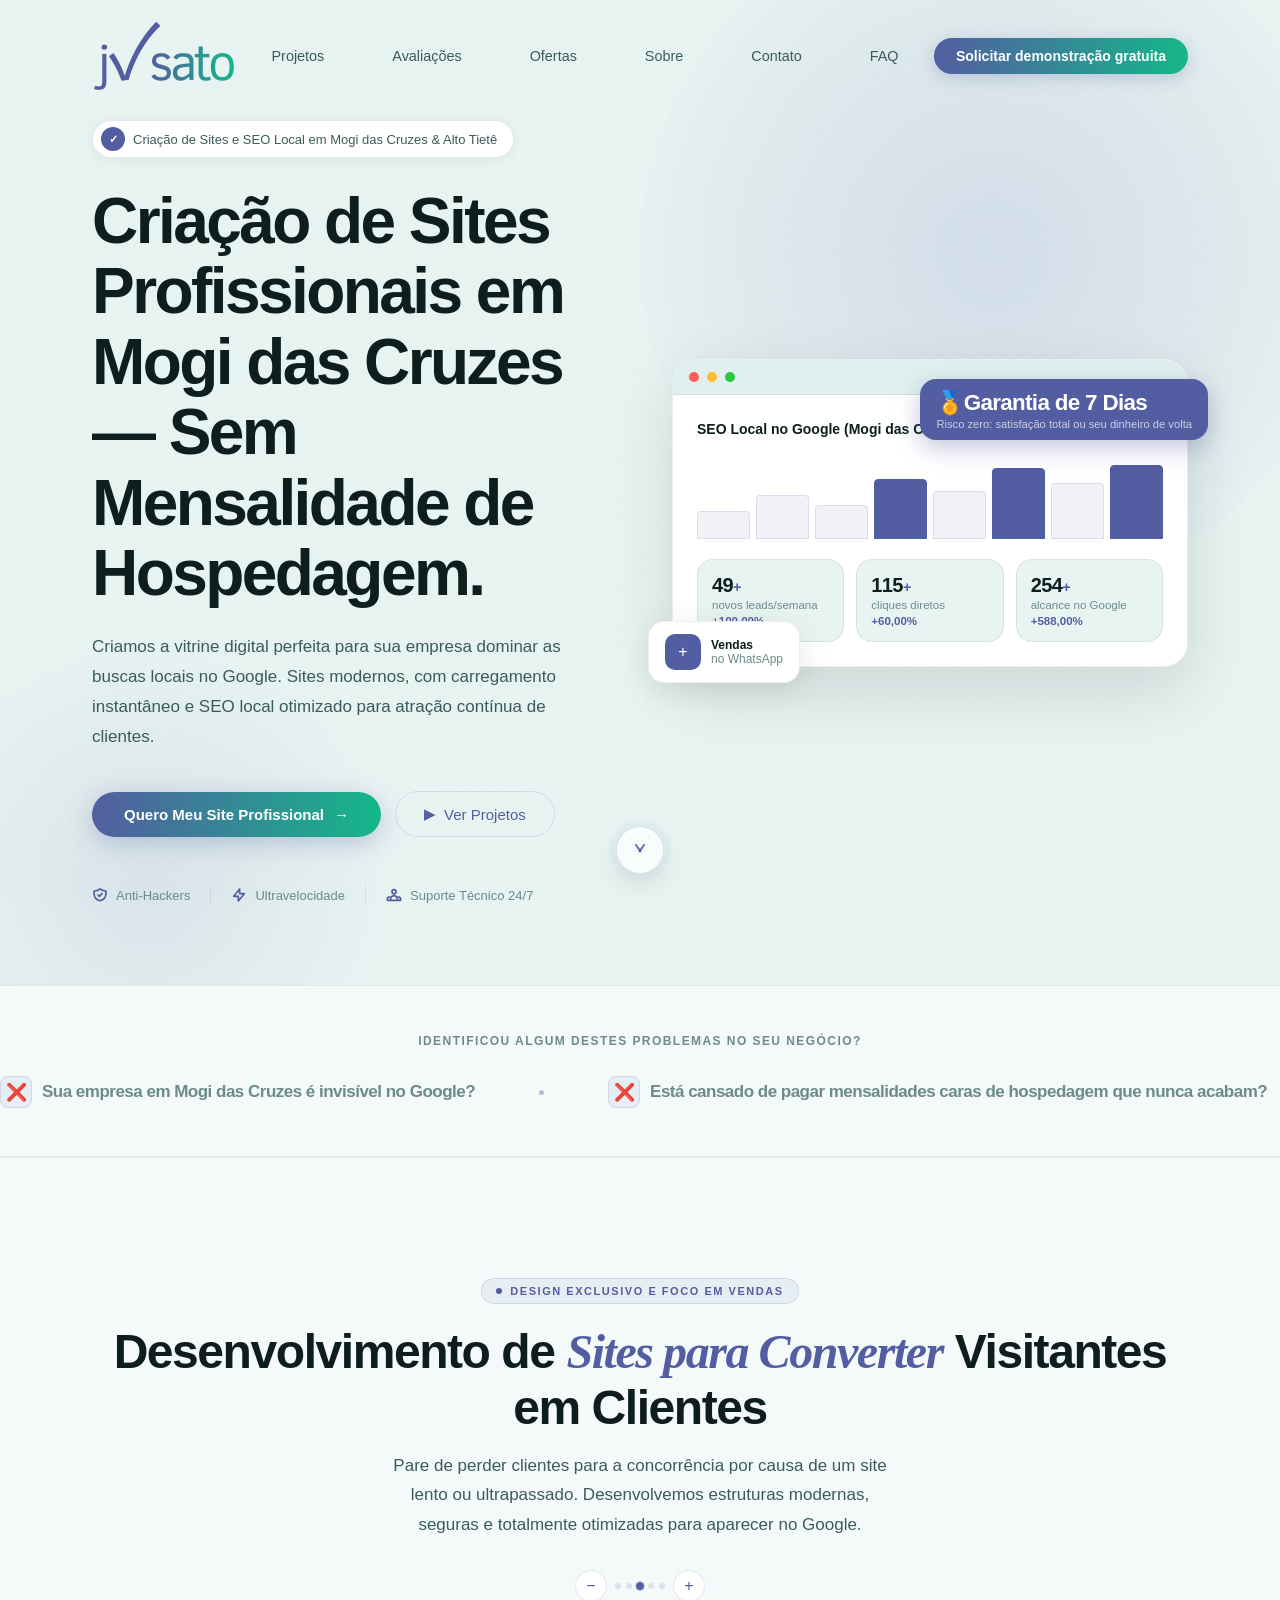
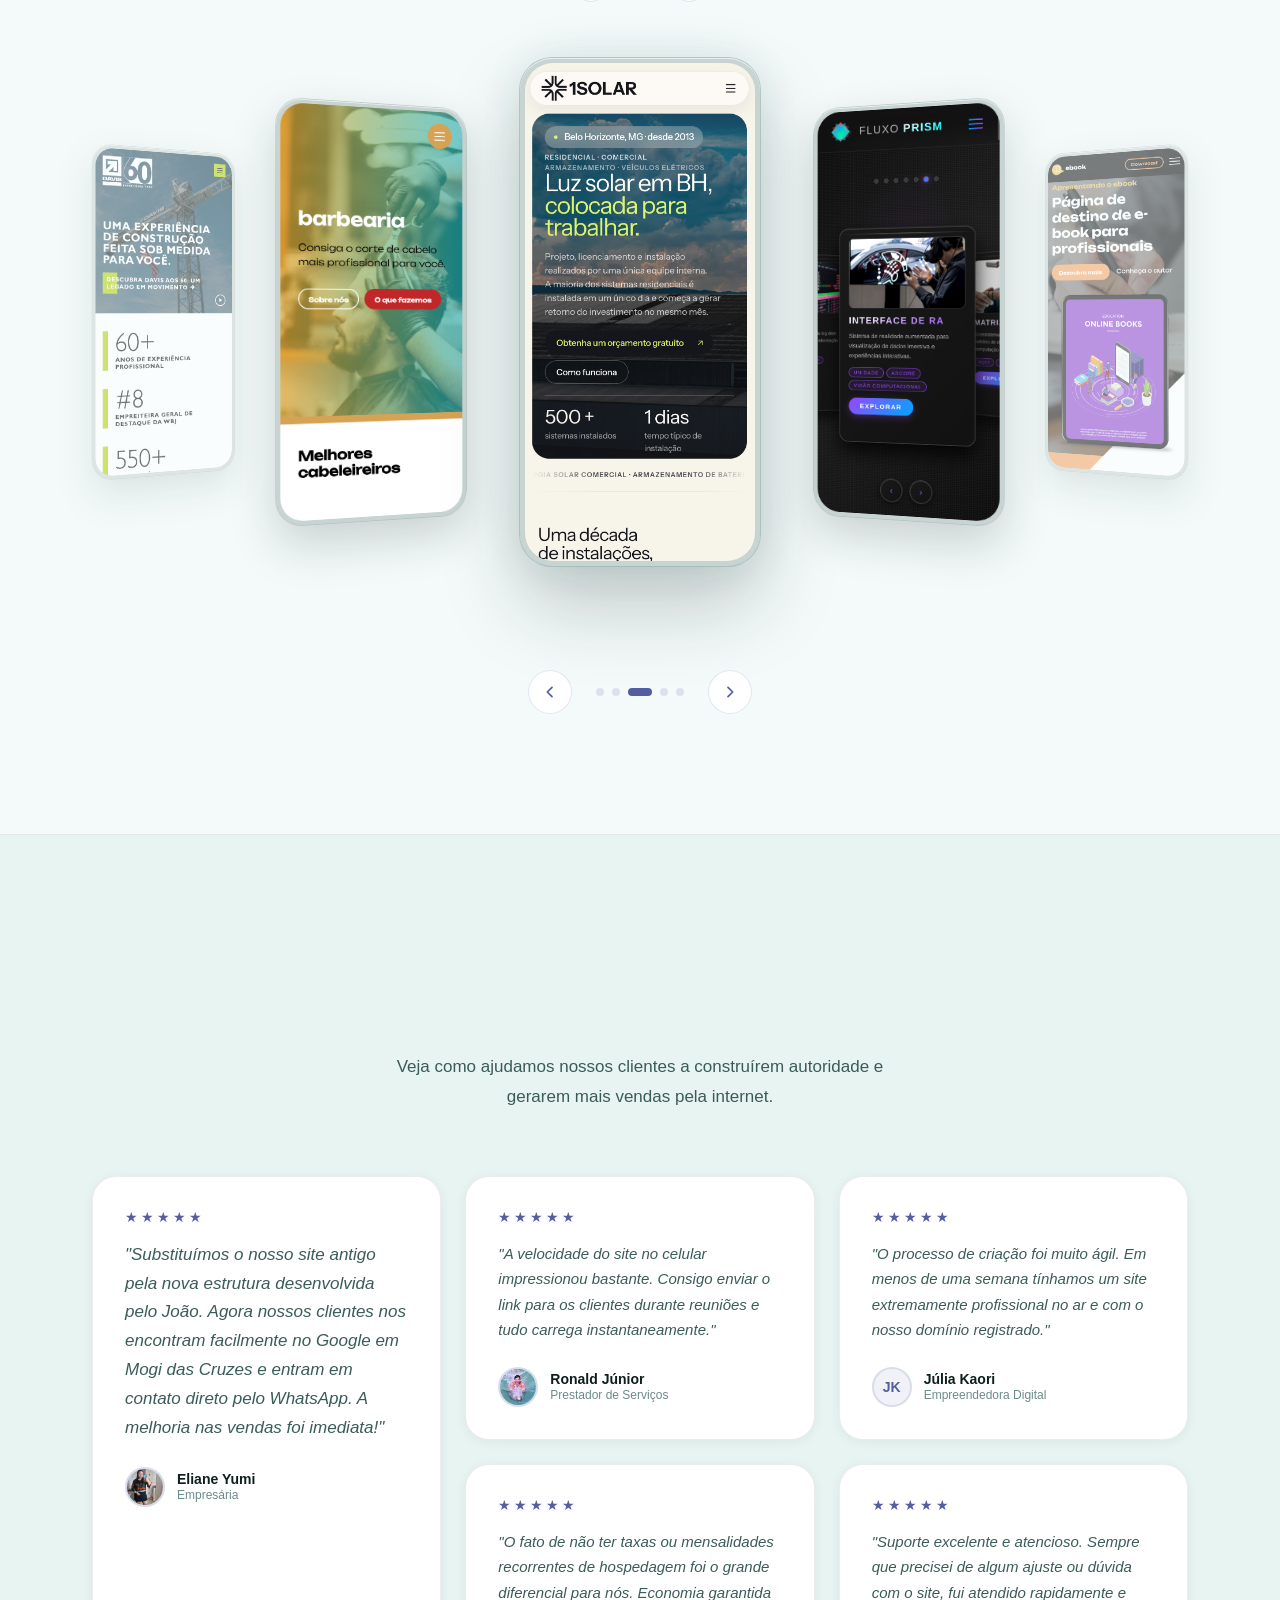
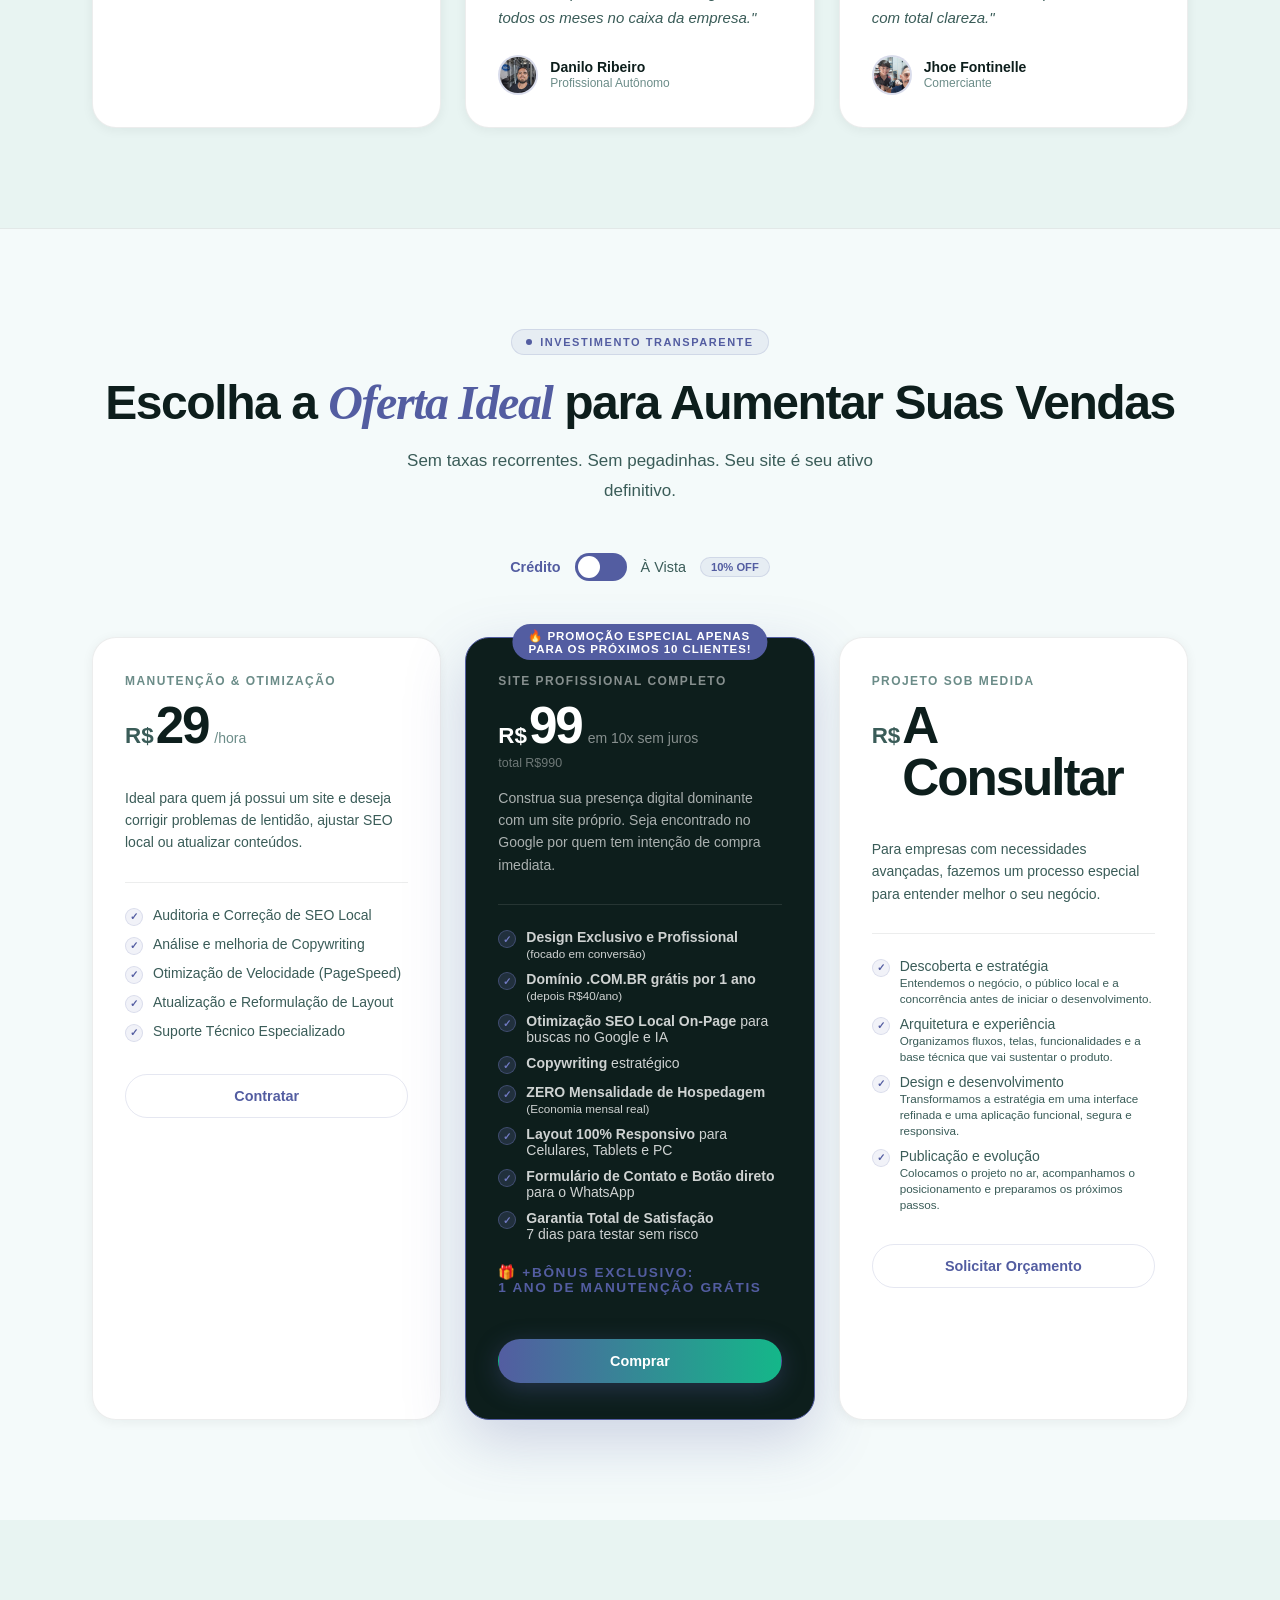
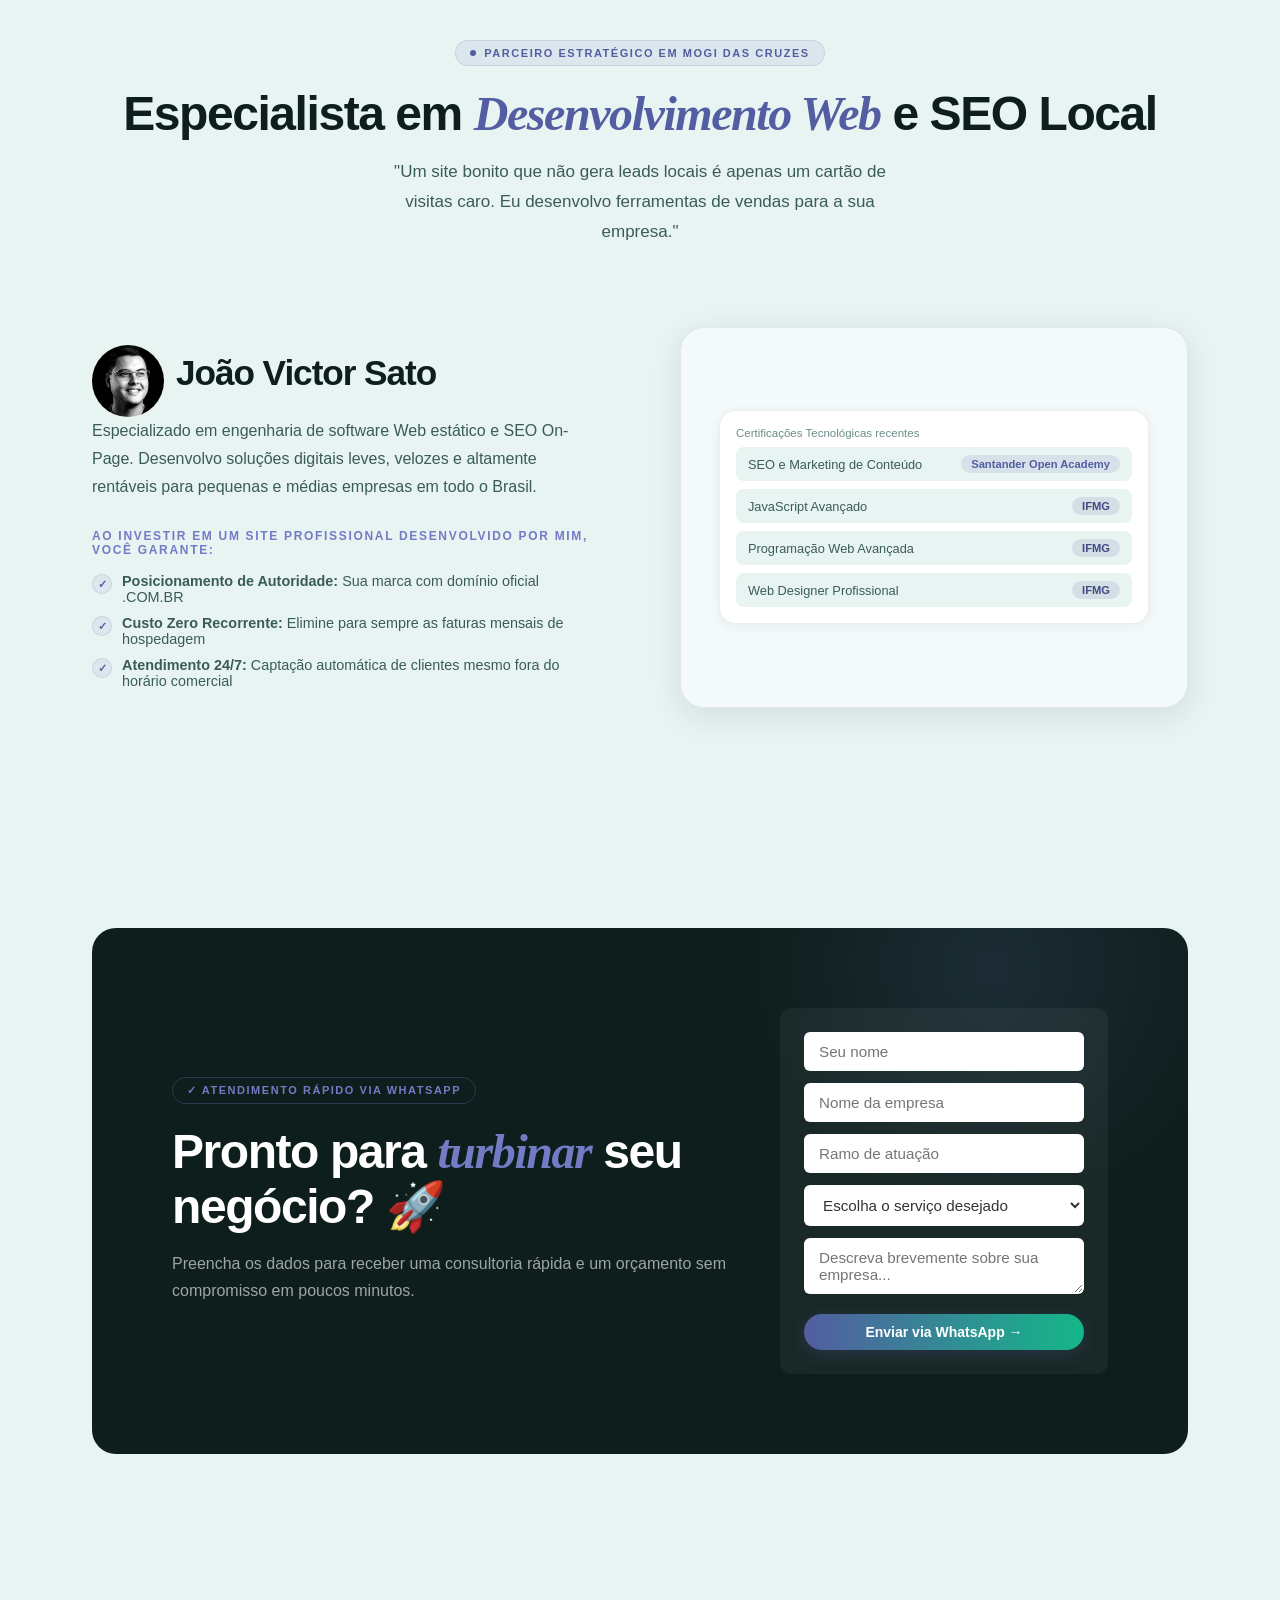
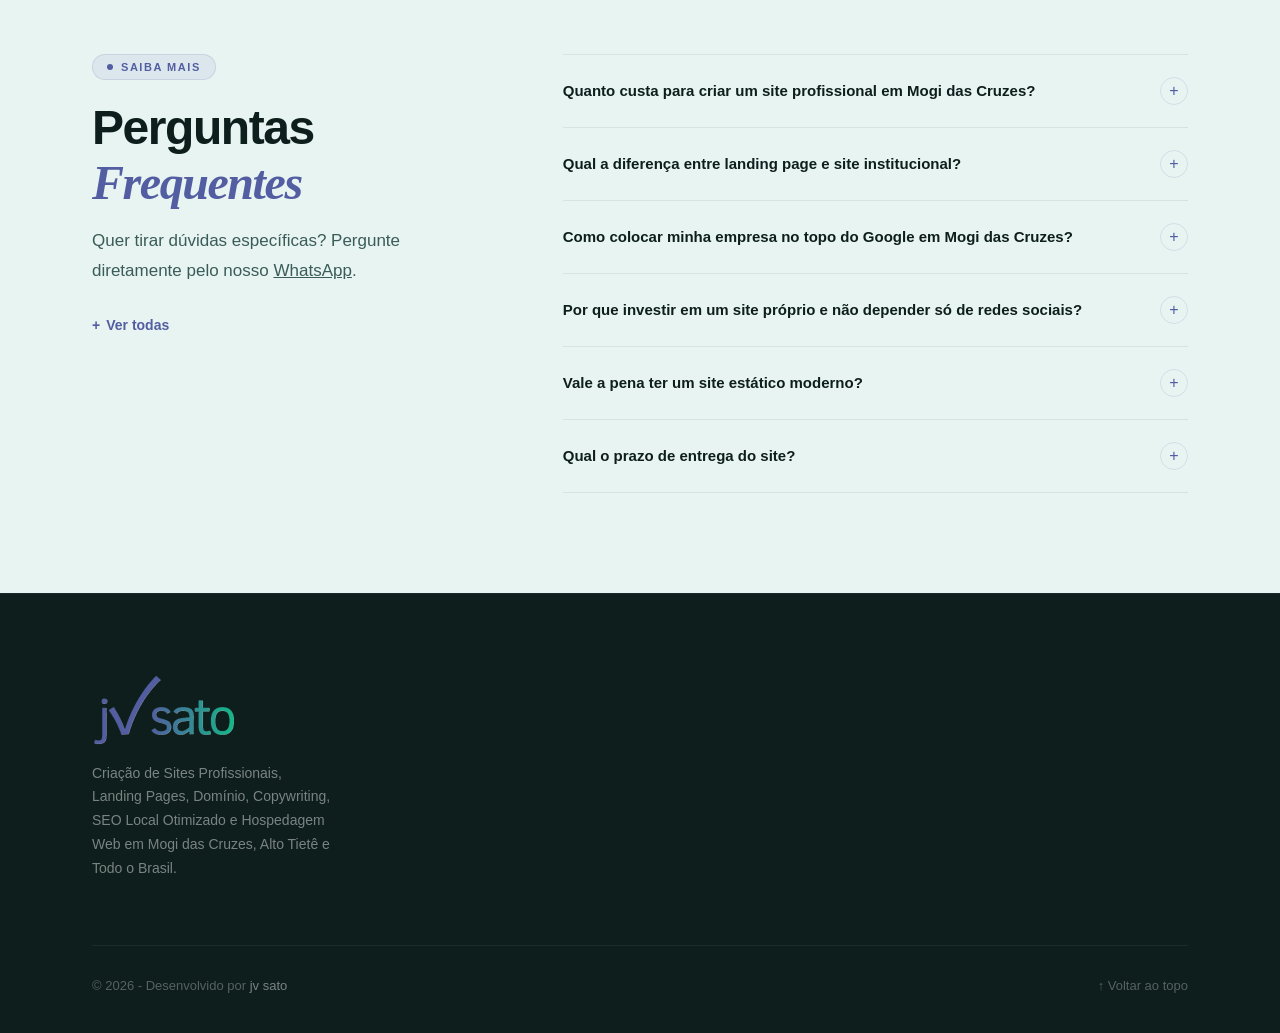
<file: criacao-de-sites-profissionais-em-mogi-das-cruzes/index.html>
<!DOCTYPE html>
<html lang="pt-BR">

<head>
  <meta charset="UTF-8" />
  <meta name="viewport" content="width=device-width, initial-scale=1.0" />
  <meta name="theme-color" content="#535da1" />
  <meta name="robots" content="index, follow, max-image-preview:large, max-snippet:-1, max-video-preview:-1" />
  <meta name="googlebot" content="index, follow" />
  
  <!-- SEO & Meta Tags Otimizadas para SEO Local (Mogi das Cruzes & Alto Tietê) -->
  <title>Criação de Sites em Mogi das Cruzes & Alto Tietê| JV Sato</title>
  <meta name="description" content="Criação de sites profissionais e SEO local em Mogi das Cruzes e região do Alto Tietê. Sites velozes, sem mensalidade de hospedagem e prontos para vender no Google." />
  <meta name="keywords" content="criação de sites mogi das cruzes, desenvolvedor de sites mogi das cruzes, seo local mogi das cruzes, landing page mogi das cruzes, criação de sites alto tieté, empresa de criação de sites mogi, site rápido otimizado para o google, criação de site com hospedagem grátis, otimização seo para sites, dominio, jv sato" />
  <meta name="author" content="João Victor Sato">
  <link rel="canonical" href="https://www.jvsato.com.br/criacao-de-sites-em-mogi-das-cruzes/"/>
  <link rel="icon" type="image/png" href="../images/favicon.png">
  <link rel="preload" href="../images/logo.png" as="image" type="image/png" />
  <link rel="dns-prefetch" href="//www.googletagmanager.com" />
  <link rel="stylesheet" href="../styles.css" />

  <!-- Google Analytics -->
  <script>
    window.dataLayer = window.dataLayer || [];
    function gtag() { dataLayer.push(arguments); }
    gtag('js', new Date());
    gtag('config', 'G-9PX6JYS9PJ');
  </script>
  <script defer src="https://www.googletagmanager.com/gtag/js?id=G-9PX6JYS9PJ"></script>

  <!-- Schema.org ProfessionalService Otimizado para Mogi das Cruzes -->
  <script type="application/ld+json">
  {
    "@context": "https://schema.org",
    "@graph": [
      {
        "@type": "WebSite",
        "@id": "https://jvsato.com.br/#website",
        "url": "https://jvsato.com.br/",
        "name": "JV Sato | Criação de Sites e SEO Local em Mogi das Cruzes",
        "description": "Criação de sites profissionais, otimização de SEO local e soluções web para pequenas e médias empresas em Mogi das Cruzes e todo o Brasil.",
        "inLanguage": "pt-BR"
      },
      {
        "@type": "ProfessionalService",
        "@id": "https://jvsato.com.br/#organization",
        "name": "JV Sato - Criação de Sites e SEO Local em Mogi das Cruzes",
        "url": "https://jvsato.com.br/criacao-de-sites-em-mogi-das-cruzes/",
        "logo": "https://jvsato.com.br/images/logo.png",
        "image": "https://jvsato.com.br/images/logo.png",
        "description": "Desenvolvimento de sites estáticos modernos, criação de landing pages e otimização de SEO local em Mogi das Cruzes e Região do Alto Tietê.",
        "address": {
          "@type": "PostalAddress",
          "addressLocality": "Mogi das Cruzes",
          "addressRegion": "SP",
          "addressCountry": "BR"
        },
        "geo": {
          "@type": "GeoCoordinates",
          "latitude": -23.5228,
          "longitude": -46.1882
        },
        "areaServed": [
          {
            "@type": "City",
            "name": "Mogi das Cruzes"
          },
          {
            "@type": "AdministrativeArea",
            "name": "Alto Tietê"
          },
          {
            "@type": "Country",
            "name": "Brasil"
          }
        ],
        "priceRange": "$$"
      },
      {
        "@type": "Service",
        "@id": "https://jvsato.com.br/#service-webdev-mogi",
        "name": "Criação de Sites e Otimização SEO Local em Mogi das Cruzes",
        "provider": {
          "@id": "https://jvsato.com.br/#organization"
        },
        "serviceType": "Web Development and SEO Services",
        "description": "Desenvolvimento de sites de alta performance, landing pages responsivas e otimização de SEO local para atrair mais clientes orgânicos em Mogi das Cruzes e região.",
        "areaServed": [
          {
            "@type": "City",
            "name": "Mogi das Cruzes"
          },
          {
            "@type": "Country",
            "name": "Brasil"
          }
        ],
        "hasOfferCatalog": {
          "@type": "OfferCatalog",
          "name": "Serviços Digitais",
          "itemListElement": [
            {
              "@type": "Offer",
              "itemOffered": {
                "@type": "Service",
                "name": "Criação de Sites Estáticos e Landing Pages em Mogi das Cruzes",
                "description": "Desenvolvimento de sites velozes, responsivos e otimizados para conversão de clientes locais."
              }
            },
            {
              "@type": "Offer",
              "itemOffered": {
                "@type": "Service",
                "name": "Otimização de SEO Local e Google Meu Negócio",
                "description": "Otimização on-page, técnica e estruturação de dados geolocalizados para topo de buscas no Google."
              }
            }
          ]
        }
      }
    ]
  }
  </script>

  <!-- Schema.org FAQPage -->
  <script type="application/ld+json">
    {
      "@context": "https://schema.org",
      "@type": "FAQPage",
      "mainEntity": [
        {
          "@type": "Question",
          "name": "Quanto custa para criar um site profissional em Mogi das Cruzes?",
          "acceptedAnswer": {
            "@type": "Answer",
            "text": "Em nosso Site profissional completo, oferecemos a criação de site profissional por apenas R$ 99/mês (em 10x sem juros no cartão) ou R$ 891 à vista via PIX. Inclui design exclusivo, domínio .com.br, otimização de SEO local e ZERO mensalidade de hospedagem."
          }
        },
        {
          "@type": "Question",
          "name": "Qual a diferença entre landing page e site institucional?",
          "acceptedAnswer": {
            "@type": "Answer",
            "text": "Uma landing page é uma página única focada em conversão rápida para campanhas de anúncios e captação de leads. Já o site institucional oferece uma estrutura completa para posicionar sua empresa em Mogi das Cruzes com autoridade no Google."
          }
        },
        {
          "@type": "Question",
          "name": "Como colocar minha empresa no topo do Google em Mogi das Cruzes?",
          "acceptedAnswer": {
            "@type": "Answer",
            "text": "Seu site é desenvolvido com técnicas avançadas de SEO Local (Search Engine Optimization), marcação de dados Schema.org e integração com o Google Search Console e Google Meu Negócio para posicionar sua marca para buscas na região."
          }
        },
        {
          "@type": "Question",
          "name": "Por que ter um site próprio em vez de depender só do Instagram/Facebook?",
          "acceptedAnswer": {
            "@type": "Answer",
            "text": "Redes sociais são terrenos alugados sujeitos a bloqueios e mudanças de algoritmo. Ter um site próprio transmite profissionalismo, garante um canal oficial 24h e atrai clientes em Mogi das Cruzes no momento exato em que pesquisam no Google."
          }
        },
        {
          "@type": "Question",
          "name": "Vale a pena ter um site estático e qual a vantagem?",
          "acceptedAnswer": {
            "@type": "Answer",
            "text": "Sim! Sites estáticos entregam carregamento instantâneo, máxima segurança contra invasões e 100% de economia em taxas recorrentes de hospedagem mensal."
          }
        }
      ]
    }
  </script>

  <!-- Open Graph / Social Media -->
  <meta property="og:type" content="website">
  <meta property="og:url" content="https://www.jvsato.com.br/criacao-de-sites-em-mogi-das-cruzes/">
  <meta property="og:title" content="JV SATO | Criação de Sites e SEO Local em Mogi das Cruzes">
  <meta property="og:description" content="Transforme sua empresa em Mogi das Cruzes em uma máquina de vendas com um site profissional de alta performance e SEO local otimizado.">
  <meta property="og:image" content="https://www.jvsato.com.br/images/logo.png">
  <meta property="og:image:width" content="144">
  <meta property="og:image:height" content="72">
  <meta property="og:image:type" content="image/png">
  <meta property="og:image:alt" content="Logo JV Sato - Criação de Sites Mogi das Cruzes">
  <meta name="twitter:card" content="summary_large_image">
  <meta name="twitter:title" content="JV SATO | Criação de Sites e SEO Local em Mogi das Cruzes">
  <meta name="twitter:description" content="Transforme sua empresa em Mogi das Cruzes em uma máquina de vendas com um site profissional de alta performance.">
  <meta name="twitter:image" content="https://www.jvsato.com.br/images/logo.png">
  <meta name="twitter:image:alt" content="Logo JV Sato">

  <!-- Meta Pixel Code -->
  <script>
  !function(f,b,e,v,n,t,s)
  {if(f.fbq)return;n=f.fbq=function(){n.callMethod?
  n.callMethod.apply(n,arguments):n.queue.push(arguments)};
  if(!f._fbq)f._fbq=n;n.push=n;n.loaded=!0;n.version='2.0';
  n.queue=[];t=b.createElement(e);t.async=!0;
  t.src=v;s=b.getElementsByTagName(e)[0];
  s.parentNode.insertBefore(t,s)}(window, document,'script',
  'https://connect.facebook.net/en_US/fbevents.js');
  fbq('init', '2129765954284496');
  fbq('track', 'PageView');
  fbq('track', 'ViewContent');  
  </script>
  <noscript><img height="1" width="1" style="display:none"
  src="https://www.facebook.com/tr?id=2129765954284496&ev=PageView&noscript=1"
  /></noscript>
  <!-- End Meta Pixel Code -->

</head>

<body>

  <!-- ── MOBILE MENU ── -->
  <div class="mobile-menu" id="mobileMenu" hidden>
    <a href="#screens">Projetos</a>
    <a href="#testimonials">Avaliações</a>
    <a href="#pricing">Ofertas</a>
    <a href="#features">Sobre</a>
    <a href="#cta">Contato</a>
    <a href="#faq">FAQ</a>
    <a href="https://wa.me/5511989580867?text=Ol%C3%A1%2C%20gostaria%20de%20solicitar%20minha%20demonstra%C3%A7%C3%A3o%20gratuita." class="mobile-cta btn-primary" data-servico="Demonstração Gratuita" target="_blank" rel="noopener noreferrer">Solicitar demonstração gratuita</a>
  </div>

  <!-- ── 1. NAV ── -->
  <nav class="nav" id="mainNav" role="navigation" aria-label="Navegação principal">
    <div class="nav-inner">
      <a href="../" class="nav-logo">
        <img src="../images/logo.png" alt="Logo JV Sato Criação de Sites Mogi das Cruzes" class="nav-logo-img" width="144" height="72">
      </a>
      <ul class="nav-links" role="list">
        <li><a href="#screens">Projetos</a></li>
        <li><a href="#testimonials">Avaliações</a></li>
        <li><a href="#pricing">Ofertas</a></li>
        <li><a href="#features">Sobre</a></li>
        <li><a href="#cta">Contato</a></li>
        <li><a href="#faq">FAQ</a></li>
      </ul>
      <div class="nav-cta">
        <a href="https://wa.me/5511925975097?text=Ol%C3%A1%2C%20gostaria%20de%20solicitar%20minha%20demonstra%C3%A7%C3%A3o%20gratuita." class="btn-primary" data-servico="Demonstração Gratuita" target="_blank" rel="noopener noreferrer">Solicitar demonstração gratuita</a>
      </div>
      <button class="nav-hamburger" id="hamburger" aria-label="Alternar menu" aria-expanded="false" aria-controls="mobileMenu">
        <span aria-hidden="true"></span><span aria-hidden="true"></span><span aria-hidden="true"></span>
      </button>
    </div>
  </nav>

  <main id="main-content">
    <!-- ── 2. HERO ── -->
    <section class="hero">
    <button type="button" class="scroll-indicator" id="scrollIndicator" aria-label="Rolar para baixo">
      <span></span>
    </button>
    <div class="container">
      <div class="hero-inner">
        <div class="hero-content">
          <div class="hero-badge reveal">
            <div class="hero-badge-dot">✓</div>
            <span>Criação de Sites e SEO Local em Mogi das Cruzes & Alto Tietê</span>
          </div>
          <h1 class="hero-title reveal reveal-delay-1">
            Criação de Sites Profissionais em Mogi das Cruzes — Sem Mensalidade de Hospedagem.
          </h1>
          <p class="hero-sub reveal reveal-delay-2">
            Criamos a vitrine digital perfeita para sua empresa dominar as buscas locais no Google. Sites modernos, com carregamento instantâneo e SEO local otimizado para atração contínua de clientes.
          </p>
          <div class="hero-actions reveal reveal-delay-3">
            <a href="https://wa.me/5511925975097?text=Ol%C3%A1%2C%20quero%20meu%20site%20profissional." class="btn-primary-lg" target="_blank" rel="noopener noreferrer">
              Quero Meu Site Profissional
              <span class="btn-arrow">→</span>
            </a>
            <a href="#screens" class="btn-outline-lg">
              <span>▶</span> Ver Projetos
            </a>
          </div>
          <div class="hero-trust reveal reveal-delay-4">
            <div class="trust-item">
              <svg aria-hidden="true" width="16" height="16" fill="none" viewBox="0 0 24 24" stroke="currentColor" stroke-width="2.5">
                <path stroke-linecap="round" stroke-linejoin="round"
                  d="M9 12l2 2 4-4m5.618-4.016A11.955 11.955 0 0112 2.944a11.955 11.955 0 01-8.618 3.04A12.02 12.02 0 003 9c0 5.591 3.824 10.29 9 11.622 5.176-1.332 9-6.03 9-11.622 0-1.042-.133-2.052-.382-3.016z" />
              </svg>
              Anti-Hackers
            </div>
            <div class="trust-divider"></div>
            <div class="trust-item">
              <svg aria-hidden="true" width="16" height="16" fill="none" viewBox="0 0 24 24" stroke="currentColor" stroke-width="2.5">
                <path stroke-linecap="round" stroke-linejoin="round" d="M13 10V3L4 14h7v7l9-11h-7z" />
              </svg>
              Ultravelocidade
            </div>
            <div class="trust-divider"></div>
            <div class="trust-item">
              <svg aria-hidden="true" width="16" height="16" fill="none" viewBox="0 0 24 24" stroke="currentColor" stroke-width="2.5">
                <path stroke-linecap="round" stroke-linejoin="round"
                  d="M17 20h5v-2a3 3 0 00-5.356-1.857M17 20H7m10 0v-2c0-.656-.126-1.283-.356-1.857M7 20H2v-2a3 3 0 015.356-1.857M7 20v-2c0-.656.126-1.283.356-1.857m0 0a5.002 5.002 0 019.288 0M15 7a3 3 0 11-6 0 3 3 0 016 0z" />
              </svg>
              Suporte Técnico 24/7
            </div>
          </div>
        </div>
        <div class="hero-visual reveal reveal-delay-2">
          <div class="hero-dashboard">
            <div class="dashboard-bar">
              <div class="db-dot"></div>
              <div class="db-dot"></div>
              <div class="db-dot"></div>
            </div>
            <div class="dashboard-body">
              <div class="db-header">
                <div class="db-title">SEO Local no Google (Mogi das Cruzes)</div>
                <div class="db-tag">LIVE</div>
              </div>
              <div class="db-chart">
                <div class="db-bar" style="height:35%"></div>
                <div class="db-bar" style="height:55%"></div>
                <div class="db-bar" style="height:42%"></div>
                <div class="db-bar active" style="height:75%"></div>
                <div class="db-bar" style="height:60%"></div>
                <div class="db-bar active" style="height:88%"></div>
                <div class="db-bar" style="height:70%"></div>
                <div class="db-bar active" style="height:92%"></div>
              </div>
              <div class="db-stats">
                <div class="db-stat">
                  <div class="db-stat-val">49<span style="font-size:.9rem;color:var(--accent)">+</span></div>
                  <div class="db-stat-label">novos leads/semana</div>
                  <div class="db-stat-change">+100,00%</div>
                </div>
                <div class="db-stat">
                  <div class="db-stat-val">115<span style="font-size:.9rem;color:var(--accent)">+</span></div>
                  <div class="db-stat-label">cliques diretos</div>
                  <div class="db-stat-change">+60,00%</div>
                </div>
                <div class="db-stat">
                  <div class="db-stat-val">254<span style="font-size:.9rem;color:var(--accent)">+</span></div>
                  <div class="db-stat-label">alcance no Google</div>
                  <div class="db-stat-change">+588,00%</div>
                </div>
              </div>
            </div>
          </div>
          <div class="hero-float-badge">
            <div class="float-badge-icon">+</div>
            <div class="float-badge-text">
              <strong>Vendas </strong>
              <span>no WhatsApp</span>
            </div>
          </div>
          <div class="hero-float-badge-2">
            <div class="float-badge-2-val">🏅Garantia de 7 Dias</div>
            <div class="float-badge-2-label">Risco zero: satisfação total ou seu dinheiro de volta</div>
          </div>
        </div>
      </div>
    </div>
  </section>

  <!-- ── 3. TICKER DE DORES ── -->
  <div class="ticker-section">
    <div class="ticker-label">Identificou algum destes problemas no seu negócio?</div>
    <div class="ticker-track-wrap">
      <div class="ticker-track">
        <!-- Set 1 -->
        <div class="ticker-item">
          <div class="ticker-item-icon">❌</div>Sua empresa em Mogi das Cruzes é invisível no Google?
        </div>
        <div class="ticker-dot"></div>
        <div class="ticker-item">
          <div class="ticker-item-icon">❌</div>Está cansado de pagar mensalidades caras de hospedagem que nunca acabam?
        </div>
        <div class="ticker-dot"></div>
        <div class="ticker-item">
          <div class="ticker-item-icon">❌</div>Perde vendas diariamente porque seu site demora para carregar no celular?
        </div>
        <div class="ticker-dot"></div>
        <div class="ticker-item">
          <div class="ticker-item-icon">❌</div>Insegurança comercial por não ter um domínio oficial .com.br do seu negócio?
        </div>
        <div class="ticker-dot"></div>
        <div class="ticker-item">
          <div class="ticker-item-icon">❌</div>Frustração por tentar criar um site sozinho em criadores lentos e complicados?
        </div>
        <div class="ticker-dot"></div>
        <!-- Set 2 -->
        <div class="ticker-item">
          <div class="ticker-item-icon">❌</div>Sua empresa em Mogi das Cruzes é invisível no Google?
        </div>
        <div class="ticker-dot"></div>
        <div class="ticker-item">
          <div class="ticker-item-icon">❌</div>Está cansado de pagar mensalidades caras de hospedagem que nunca acabam?
        </div>
        <div class="ticker-dot"></div>
        <div class="ticker-item">
          <div class="ticker-item-icon">❌</div>Perde vendas diariamente porque seu site demora para carregar no celular?
        </div>
        <div class="ticker-dot"></div>
        <div class="ticker-item">
          <div class="ticker-item-icon">❌</div>Insegurança comercial por não ter um domínio oficial .com.br do seu negócio?
        </div>
        <div class="ticker-dot"></div>
        <div class="ticker-item">
          <div class="ticker-item-icon">❌</div>Frustração por tentar criar um site sozinho em criadores lentos e complicados?
        </div>
        <div class="ticker-dot"></div>
      </div>
    </div>
  </div>

  <!-- ── 5. CAROUSEL PORTFÓLIO ── -->
  <section class="carousel-section" id="screens">
    <div class="container">
      <div class="carousel-header">
        <div class="section-label reveal">Design Exclusivo e Foco em Vendas</div>
        <h2 class="section-title reveal reveal-delay-1">Desenvolvimento de <em>Sites para Converter</em> Visitantes em Clientes</h2>
        <p class="section-sub reveal reveal-delay-2">Pare de perder clientes para a concorrência por causa de um site lento ou ultrapassado. Desenvolvemos estruturas modernas, seguras e totalmente otimizadas para aparecer no Google.</p>
      </div>
    </div>
    <div class="carousel-zoom">
      <button class="zoom-btn" id="zoomOut" aria-label="Diminuir zoom">−</button>
      <div class="zoom-pips" id="zoomPips"></div>
      <button class="zoom-btn" id="zoomIn" aria-label="Aumentar zoom">+</button>
    </div>

    <div class="carousel-stage" id="carouselStage">
      <div class="carousel-track" id="carouselTrack">

        <div class="phone-card" data-pos="left2" data-index="0">
          <div class="phone-shell">
            <div class="phone-screen">
              <img src="../images/projeto_1.webp" alt="Criação de site responsivo para empresas em Mogi das Cruzes" style="width:100%;height:100%;object-fit:cover;display:block;" loading="lazy" />
            </div>
          </div>
        </div>

        <div class="phone-card" data-pos="left1" data-index="1">
          <div class="phone-shell">
            <div class="phone-screen">
              <img src="../images/projeto_2.webp" alt="Landing page de alta conversão para negócios locais no Alto Tietê" style="width:100%;height:100%;object-fit:cover;display:block;" loading="lazy" />
            </div>
          </div>
        </div>

        <div class="phone-card" data-pos="center" data-index="2">
          <div class="phone-shell">
            <div class="phone-screen">
              <img src="../images/projeto_3.webp" alt="Site otimizado para SEO Local Mogi das Cruzes" style="width:100%;height:100%;object-fit:cover;display:block;" loading="eager" fetchpriority="high" />
            </div>
          </div>
        </div>

        <div class="phone-card" data-pos="right1" data-index="3">
          <div class="phone-shell">
            <div class="phone-screen">
              <img src="../images/projeto_4.webp" alt="Site profissional veloz sem mensalidades de hospedagem" style="width:100%;height:100%;object-fit:cover;display:block;" loading="lazy" />
            </div>
          </div>
        </div>

        <div class="phone-card" data-pos="right2" data-index="4">
          <div class="phone-shell">
            <div class="phone-screen">
              <img src="../images/projeto_5.webp" alt="Desenvolvimento web sob medida pela JV Sato em Mogi das Cruzes" style="width:100%;height:100%;object-fit:cover;display:block;" loading="lazy" />
            </div>
          </div>
        </div>

      </div>
    </div>

    <div style="display:flex;align-items:center;justify-content:center;gap:24px;width:100%;margin-top:48px;">
      <button class="carousel-btn" id="carouselPrev" aria-label="Tela anterior">
        <svg width="16" height="16" fill="none" viewBox="0 0 24 24" stroke="currentColor" stroke-width="2.5">
          <path stroke-linecap="round" stroke-linejoin="round" d="M15 19l-7-7 7-7" />
        </svg>
      </button>
      <div class="carousel-dots" id="carouselDots"></div>
      <button class="carousel-btn" id="carouselNext" aria-label="Próxima tela">
        <svg width="16" height="16" fill="none" viewBox="0 0 24 24" stroke="currentColor" stroke-width="2.5">
          <path stroke-linecap="round" stroke-linejoin="round" d="M9 5l7 7-7 7" />
        </svg>
      </button>
    </div>
  </section>

  <!-- ── 8. DEPOIMENTOS ── -->
  <section class="testimonials-section" id="testimonials">
    <div class="container">
      <div class="testimonials-header">
        <div class="section-label reveal">Casos de Sucesso</div>
        <h2 class="section-title reveal reveal-delay-1">Clientes que <em>Multiplicaram Resultados</em> Conosco</h2>
        <p class="section-sub reveal reveal-delay-2">Veja como ajudamos nossos clientes a construírem autoridade e gerarem mais vendas pela internet.</p>
      </div>
      <div class="testimonials-grid">
        <div class="testimonial-card tall reveal">
          <div class="testimonial-stars"><span>★</span><span>★</span><span>★</span><span>★</span><span>★</span></div>
          <p class="testimonial-quote">"Substituímos o nosso site antigo pela nova estrutura desenvolvida pelo João. Agora nossos clientes nos encontram facilmente no Google em Mogi das Cruzes e entram em contato direto pelo WhatsApp. A melhoria nas vendas foi imediata!"</p>
          <div class="testimonial-author">
            <div class="author-avatar">
              <img src="../images/elianeyumi.png" style="border-radius: 50%;" alt="foto de Eliane Yumi, cliente JV Sato em Mogi das Cruzes" width="64" height="64">
            </div>
            <div>
              <div class="author-name">Eliane Yumi</div>
              <div class="author-role">Empresária</div>
            </div>
          </div>
        </div>
        <div class="testimonial-card reveal reveal-delay-1">
          <div class="testimonial-stars"><span>★</span><span>★</span><span>★</span><span>★</span><span>★</span></div>
          <p class="testimonial-quote">"A velocidade do site no celular impressionou bastante. Consigo enviar o link para os clientes durante reuniões e tudo carrega instantaneamente."</p>
          <div class="testimonial-author">
            <div class="author-avatar">
              <img src="../images/ronaldjunior.png" style="border-radius: 50%;" alt="foto de Ronald Júnior, cliente JV Sato" width="64" height="64">
            </div>
            <div>
              <div class="author-name">Ronald Júnior</div>
              <div class="author-role">Prestador de Serviços</div>
            </div>
          </div>
        </div>
        <div class="testimonial-card reveal reveal-delay-2">
          <div class="testimonial-stars"><span>★</span><span>★</span><span>★</span><span>★</span><span>★</span></div>
          <p class="testimonial-quote">"O processo de criação foi muito ágil. Em menos de uma semana tínhamos um site extremamente profissional no ar e com o nosso domínio registrado."</p>
          <div class="testimonial-author">
            <div class="author-avatar">JK</div>
            <div>
              <div class="author-name">Júlia Kaori</div>
              <div class="author-role">Empreendedora Digital</div>
            </div>
          </div>
        </div>
        <div class="testimonial-card reveal reveal-delay-1">
          <div class="testimonial-stars"><span>★</span><span>★</span><span>★</span><span>★</span><span>★</span></div>
          <p class="testimonial-quote">"O fato de não ter taxas ou mensalidades recorrentes de hospedagem foi o grande diferencial para nós. Economia garantida todos os meses no caixa da empresa."</p>
          <div class="testimonial-author">
            <div class="author-avatar">
              <img src="../images/daniloribeiro.png" style="border-radius: 50%;" alt="foto de Danilo Ribeiro, cliente JV Sato" width="64" height="64">
            </div>
            <div>
              <div class="author-name">Danilo Ribeiro</div>
              <div class="author-role">Profissional Autônomo</div>
            </div>
          </div>
        </div>
        <div class="testimonial-card reveal reveal-delay-2">
          <div class="testimonial-stars"><span>★</span><span>★</span><span>★</span><span>★</span><span>★</span></div>
          <p class="testimonial-quote">"Suporte excelente e atencioso. Sempre que precisei de algum ajuste ou dúvida com o site, fui atendido rapidamente e com total clareza."</p>
          <div class="testimonial-author">
            <div class="author-avatar">
              <img src="../images/jhoefontinelle.png" style="border-radius: 50%;" alt="foto de Jhoe Fontinelle, cliente JV Sato" width="64" height="64">
            </div>
            <div>
              <div class="author-name">Jhoe Fontinelle</div>
              <div class="author-role">Comerciante</div>
            </div>
          </div>
        </div>
      </div>
    </div>
  </section>

  <!-- ── 7. OFERTA / PREÇO ── -->
  <section class="pricing-section" id="pricing">
    <div class="container">
      <div class="pricing-header">
        <div class="section-label reveal">Investimento Transparente</div>
        <h2 class="section-title reveal reveal-delay-1">Escolha a <em>Oferta Ideal</em> para Aumentar Suas Vendas</h2>
        <p class="section-sub reveal reveal-delay-2">Sem taxas recorrentes. Sem pegadinhas. Seu site é seu ativo definitivo.</p>
      </div>
      <div class="pricing-toggle reveal">
        <span class="toggle-label active" id="monthlyLabel">Crédito</span>
        <div class="toggle-switch" id="pricingToggle" role="switch" aria-checked="false" tabindex="0" aria-label="Alternar pagamento à vista"></div>
        <span class="toggle-label" id="annualLabel">À Vista</span>
        <div class="toggle-badge">10% OFF</div>
      </div>
      <div class="pricing-grid">
        <!-- Card 1: Manutenção -->
        <div class="pricing-card reveal">
          <div class="pricing-tier">Manutenção & Otimização</div>
          <div class="pricing-price">
            <span class="price-currency">R$</span>
            <span class="price-amount" id="price-starter">29</span>
            <span class="price-period">&nbsp;/hora</span>
          </div>
          <div class="price-annual-note" id="annual-note-starter">&nbsp;</div>
          <p class="pricing-desc">Ideal para quem já possui um site e deseja corrigir problemas de lentidão, ajustar SEO local ou atualizar conteúdos.</p>
          <div class="pricing-divider"></div>
          <div class="pricing-features">
            <div class="pricing-feature">
              <div class="pricing-check">✓</div><span>Auditoria e Correção de SEO Local</span>
            </div>
            <div class="pricing-feature">
              <div class="pricing-check">✓</div><span>Análise e melhoria de Copywriting</span>
            </div>
            <div class="pricing-feature">
              <div class="pricing-check">✓</div><span>Otimização de Velocidade (PageSpeed)</span>
            </div>
            <div class="pricing-feature">
              <div class="pricing-check">✓</div><span>Atualização e Reformulação de Layout</span>
            </div>
            <div class="pricing-feature">
              <div class="pricing-check">✓</div><span>Suporte Técnico Especializado</span>
            </div>
          </div>
          <a href="https://wa.me/5511925975097?text=Ol%C3%A1%2C%20quero%20contratar%20manuten%C3%A7%C3%A3o%20e%20otimiza%C3%A7%C3%A3o." class="pricing-cta btn-price" data-servico="Manutenção" target="_blank" rel="noopener noreferrer">Contratar</a>
        </div>

        <!-- Card 2: Pacote Completo -->
        <div class="pricing-card featured reveal reveal-delay-1">
          <div class="pricing-badge">🔥 Promoção Especial apenas<br>para os próximos 10 clientes!</div>
          <div class="pricing-tier">Site profissional completo</div>

          <div class="pricing-price">
            <span class="price-currency">R$</span>
            <span class="price-amount" id="price-pro">99</span>
            <span class="price-period" id="period-pro">&nbsp;em 10x sem juros</span>
          </div>
          <div class="price-annual-note" id="annual-note-pro">total R$990</div>
          <p class="pricing-desc">Construa sua presença digital dominante com um site próprio. Seja encontrado no Google por quem tem intenção de compra imediata.</p>
          <div class="pricing-divider"></div>
          <div class="pricing-features">
            <div class="pricing-feature">
              <div class="pricing-check">✓</div><span><strong>Design Exclusivo e Profissional</strong><br><small>(focado em conversão)</small></span>
            </div>
            <div class="pricing-feature">
              <div class="pricing-check">✓</div><span><strong>Domínio .COM.BR grátis por 1 ano </strong><br><small>(depois R$40/ano)</small> </span>
            </div>
            <div class="pricing-feature">
              <div class="pricing-check">✓</div><span><strong>Otimização SEO Local On-Page</strong> para buscas no Google e IA</span>
            </div>
            <div class="pricing-feature">
              <div class="pricing-check">✓</div><span><strong>Copywriting</strong> estratégico</span>
            </div>
            <div class="pricing-feature">
              <div class="pricing-check">✓</div><span><strong>ZERO Mensalidade de Hospedagem</strong><br><small>(Economia mensal real)</small></span>
            </div>
            <div class="pricing-feature">
              <div class="pricing-check">✓</div><span><strong>Layout 100% Responsivo</strong> para Celulares, Tablets e PC</span>
            </div>
            <div class="pricing-feature">
              <div class="pricing-check">✓</div><span><strong>Formulário de Contato e Botão direto</strong> para o WhatsApp</span>
            </div>
            <div class="pricing-feature">
              <div class="pricing-check">✓</div><span><strong>Garantia Total de Satisfação</strong><br>7 dias para testar sem risco</span>
            </div>
            <div class="pricing-tier" style="margin-top:12px; font-size: 0.85rem; color: var(--accent);">🎁 +BÔNUS EXCLUSIVO:<br>1 ANO DE MANUTENÇÃO GRÁTIS</div>
          </div>
          <a href="https://wa.me/5511925975097?text=Ol%C3%A1%2C%20quero%20comprar%20meu%20site%20profissional%20completo." class="pricing-cta btn-price" data-servico="Site profissional completo" target="_blank" rel="noopener noreferrer">Comprar</a>
        </div>

        <!-- Card 3: Personalizado -->
        <div class="pricing-card reveal reveal-delay-2">
          <div class="pricing-tier">Projeto Sob Medida</div>
          <div class="pricing-price">
            <span class="price-currency">R$</span>
            <span class="price-amount">A Consultar</span>
          </div>
          <div class="price-annual-note" id="annual-note-ent">&nbsp;</div>
          <p class="pricing-desc">Para empresas com necessidades avançadas, fazemos um processo especial para entender melhor o seu negócio.</p>
          <div class="pricing-divider"></div>
          <div class="pricing-features">
            <div class="pricing-feature">
              <div class="pricing-check">✓</div><span>Descoberta e estratégia<br>
                <small>Entendemos o negócio, o público local e a concorrência antes de iniciar o desenvolvimento.</small>
              </span>
            </div>
            <div class="pricing-feature">
              <div class="pricing-check">✓</div><span>Arquitetura e experiência<br>
              <small>Organizamos fluxos, telas, funcionalidades e a base técnica que vai sustentar o produto.</small>
              </span>
            </div>
            <div class="pricing-feature">
              <div class="pricing-check">✓</div><span>Design e desenvolvimento<br>
              <small>Transformamos a estratégia em uma interface refinada e uma aplicação funcional, segura e responsiva.</small>
              </span>
            </div>
            <div class="pricing-feature">
              <div class="pricing-check">✓</div><span>Publicação e evolução<br>
              <small>Colocamos o projeto no ar, acompanhamos o posicionamento e preparamos os próximos passos.</small>
              </span>
            </div>
          </div>
          <a href="https://wa.me/5511925975097?text=Ol%C3%A1%2C%20quero%20solicitar%20or%C3%A7amento%20para%20projeto%20sob%20medida." class="pricing-cta btn-price" data-servico="Projeto Sob Medida" target="_blank" rel="noopener noreferrer">Solicitar Orçamento</a>
        </div>
      </div>
    </div>
  </section>

  <!-- ── 4. ESPECIALISTA / AUTORIDADE ── -->
  <section class="features-section" id="features">
    <div class="container">
      <div class="features-header">
        <div class="section-label reveal">Parceiro Estratégico em Mogi das Cruzes</div>
        <h2 class="section-title reveal reveal-delay-1">Especialista em <em>Desenvolvimento Web</em> e SEO Local</h2>
        <p class="section-sub reveal reveal-delay-2">"Um site bonito que não gera leads locais é apenas um cartão de visitas caro. Eu desenvolvo ferramentas de vendas para a sua empresa."</p>
      </div>

      <div class="feature-row">
        <div class="feature-content reveal">
          <div class="user-profile">
            <img src="../images/joao.jpg" alt="João Victor Sato - Especialista em Criação de Sites e SEO em Mogi das Cruzes" class="user-photo" width="192" height="192">
            <h3 class="feature-title">João Victor Sato</h3>
          </div>
          <p class="feature-desc">Especializado em engenharia de software Web estático e SEO On-Page. Desenvolvo soluções digitais leves, velozes e altamente rentáveis para pequenas e médias empresas em todo o Brasil.</p>
          <div class="feature-number">Ao investir em um site profissional desenvolvido por mim, você garante:</div>
          <div class="feature-checklist">
            <div class="feature-check">
              <div class="check-icon">✓</div><span><strong>Posicionamento de Autoridade:</strong> Sua marca com domínio oficial .COM.BR</span>
            </div>
            <div class="feature-check">
              <div class="check-icon">✓</div><span><strong>Custo Zero Recorrente:</strong> Elimine para sempre as faturas mensais de hospedagem</span>
            </div>
            <div class="feature-check">
              <div class="check-icon">✓</div><span><strong>Atendimento 24/7:</strong> Captação automática de clientes mesmo fora do horário comercial</span>
            </div>
          </div>
        </div>
        <div class="feature-visual reveal reveal-delay-1">
          <div class="feature-visual-inner">
            <div class="fv-card">
              <div class="fv-card-label">Certificações Tecnológicas recentes</div>
              <div class="fv-list" style="margin-top:8px">
                <div class="fv-list-item"><span class="fv-list-name">SEO e Marketing de Conteúdo</span><span class="fv-pill green">Santander Open Academy</span></div>
                <div class="fv-list-item"><span class="fv-list-name">JavaScript Avançado</span><span class="fv-pill blue">IFMG</span></div>
                <div class="fv-list-item"><span class="fv-list-name">Programação Web Avançada</span><span class="fv-pill blue">IFMG</span></div>
                <div class="fv-list-item"><span class="fv-list-name">Web Designer Profissional</span><span class="fv-pill blue">IFMG</span></div>
              </div>
            </div>
          </div>
        </div>
      </div>
    </div>
  </section>

  <!-- ── 11. CTA BANNER ── -->
  <section class="cta-section" id="cta">
    <div class="container">
      <div class="cta-inner reveal">
        <div class="cta-content">
          <div class="cta-label">✓ Atendimento Rápido via WhatsApp</div>
          <h2 class="cta-title">Pronto para <em>turbinar</em> seu negócio? 🚀</h2>
          <p class="cta-sub">Preencha os dados para receber uma consultoria rápida e um orçamento sem compromisso em poucos minutos.</p>
        </div>
        <form id="ctaWhatsappForm" class="cta-form">
          <div class="cta-form-group">
            <label for="cta-name" class="sr-only">Nome</label>
            <input type="text" id="cta-name" placeholder="Seu nome" required />
          </div>

          <div class="cta-form-group">
            <label for="cta-company" class="sr-only">Nome da Empresa</label>
            <input type="text" id="cta-company" placeholder="Nome da empresa" />
          </div>

          <div class="cta-form-group">
            <label for="cta-segment" class="sr-only">Ramo de Atuação</label>
            <input type="text" id="cta-segment" placeholder="Ramo de atuação" />
          </div>

          <div class="cta-form-group">
            <label for="cta-service" class="sr-only">Serviço de Interesse</label>
            <select id="cta-service" required>
              <option value="" disabled selected>Escolha o serviço desejado</option>
              <option value="Demonstração Gratuita">Demonstração Gratuita</option>
              <option value="Site profissional completo">Site profissional completo</option>
              <option value="Manutenção">Manutenção</option>
              <option value="Projeto Sob Medida">Projeto Sob Medida</option>
              <option value="Outro">Outro</option>
            </select>
          </div>

          <div class="cta-form-group">
            <label for="cta-message" class="sr-only">Mensagem</label>
            <textarea id="cta-message" rows="2" placeholder="Descreva brevemente sobre sua empresa..."></textarea>
          </div>

          <button type="submit" class="btn btn-primary cta-btn">
            Enviar via WhatsApp →
          </button>
        </form>
      </div>
    </div>
  </section>

  <!-- ── 10. FAQ ── -->
  <section class="faq-section" id="faq">
    <div class="container">
      <div class="faq-inner">
        <div class="faq-sidebar reveal">
          <div class="section-label">Saiba mais</div>
          <h2 class="section-title">Perguntas<br><em>Frequentes</em></h2>
          <p class="section-sub">Quer tirar dúvidas específicas? Pergunte diretamente pelo nosso <a href="https://wa.me/5511925975097?text=Ol%C3%A1%2C%20gostaria%20de%20tirar%20uma%20d%C3%BAvida." target="_blank" rel="noopener noreferrer"><u>WhatsApp</u></a>.</p>
          <button class="faq-toggle-all" id="faqToggleAll">
            <span id="faqToggleIcon">+</span> Ver todas</button>
        </div>
        <div class="faq-list reveal reveal-delay-1" id="faqList">
          
          <div class="faq-item">
            <div class="faq-question" tabindex="0" role="button" aria-expanded="false">
              Quanto custa para criar um site profissional em Mogi das Cruzes?
              <div class="faq-icon">+</div>
            </div>
            <div class="faq-answer">
              <div class="faq-answer-inner">
                No nosso <strong>Site profissional completo</strong>, você garante um site de alta conversão por 10x de R$ 99 sem juros ou R$ 891 à vista via PIX. Isso inclui design exclusivo, domínio .COM.BR grátis por 1 ano, otimização de SEO Local e suporte técnico. O maior benefício é que você <strong>não paga taxas mensais recorrentes de hospedagem</strong>.
              </div>
            </div>
          </div>

          <div class="faq-item">
            <div class="faq-question" tabindex="0" role="button" aria-expanded="false">
              Qual a diferença entre landing page e site institucional?
              <div class="faq-icon">+</div>
            </div>
            <div class="faq-answer">
              <div class="faq-answer-inner">
                A <strong>Landing Page</strong> é projetada com um foco único: converter tráfego de anúncios (Google/Instagram) em vendas no WhatsApp. O <strong>Site Institucional</strong> abrange várias seções para expor toda a estrutura e produtos da sua empresa, ideal para SEO Local de longo prazo no Google.
              </div>
            </div>
          </div>

          <div class="faq-item">
            <div class="faq-question" tabindex="0" role="button" aria-expanded="false">
              Como colocar minha empresa no topo do Google em Mogi das Cruzes?
              <div class="faq-icon">+</div>
            </div>
            <div class="faq-answer">
              <div class="faq-answer-inner">
                Desenvolvemos seu site seguindo rigorosamente as diretrizes de <strong>SEO On-Page e Local</strong> do Google, garantindo rápido carregamento no celular, marcação de dados geolocalizados Schema.org e submissão ao Google Search Console e Google Meu Negócio.
              </div>
            </div>
          </div>

          <div class="faq-item">
            <div class="faq-question" tabindex="0" role="button" aria-expanded="false">
              Por que investir em um site próprio e não depender só de redes sociais?
              <div class="faq-icon">+</div>
            </div>
            <div class="faq-answer">
              <div class="faq-answer-inner">
                As redes sociais são terrenos alugados: algoritmos mudam e contas podem ser bloqueadas. O site próprio é seu ativo definitivo 24/7, gerando credibilidade e captando pessoas que estão pesquisando ativamente pelo seu serviço em Mogi das Cruzes e região.
              </div>
            </div>
          </div>

          <div class="faq-item">
            <div class="faq-question" tabindex="0" role="button" aria-expanded="false">
              Vale a pena ter um site estático moderno?
              <div class="faq-icon">+</div>
            </div>
            <div class="faq-answer">
              <div class="faq-answer-inner">
                Sim! Sites estáticos são a tecnologia moderna para empresas que buscam <strong>ultravelocidade</strong>, nota alta no Google PageSpeed Insights e imunidade total contra invasões hacker, sem precisar de servidores e bancos de dados caros.
              </div>
            </div>
          </div>

          <div class="faq-item">
            <div class="faq-question" tabindex="0" role="button" aria-expanded="false">
              Qual o prazo de entrega do site?
              <div class="faq-icon">+</div>
            </div>
            <div class="faq-answer">
              <div class="faq-answer-inner">
                O prazo médio de entrega é de <strong>até 7 dias úteis</strong> a contar do envio dos materiais básicos (logotipo, fotos e informações da empresa).
              </div>
            </div>
          </div>

        </div>
      </div>
    </div>
    </section>

    <!-- ── 12. FOOTER ── -->
  </main>
  <footer class="footer">
    <div class="container">
      <div class="footer-grid">
        <div class="footer-brand">
          <a href="../" class="nav-logo">
            <img src="../images/logo.png" alt="Logo JV Sato Criação de Sites e SEO Mogi das Cruzes" class="nav-logo-img" width="144" height="72">
          </a>
          <p class="footer-brand-desc">Criação de Sites Profissionais, Landing Pages, Domínio, Copywriting, SEO Local Otimizado e Hospedagem Web em Mogi das Cruzes, Alto Tietê e Todo o Brasil.</p>
        </div>
      </div>
      <div class="footer-bottom">
        <div class="footer-copy">
          © 2026 - Desenvolvido por <a rel="nofollow" href="https://www.jvsato.com.br" target="_blank">jv sato</a>
        </div>
        <div class="footer-legal">
          <a href="#main-content">↑ Voltar ao topo</a>
        </div>
      </div>
    </div>
  </footer>

  <script defer src="../script.js"></script>
</body>

</html>
</file>
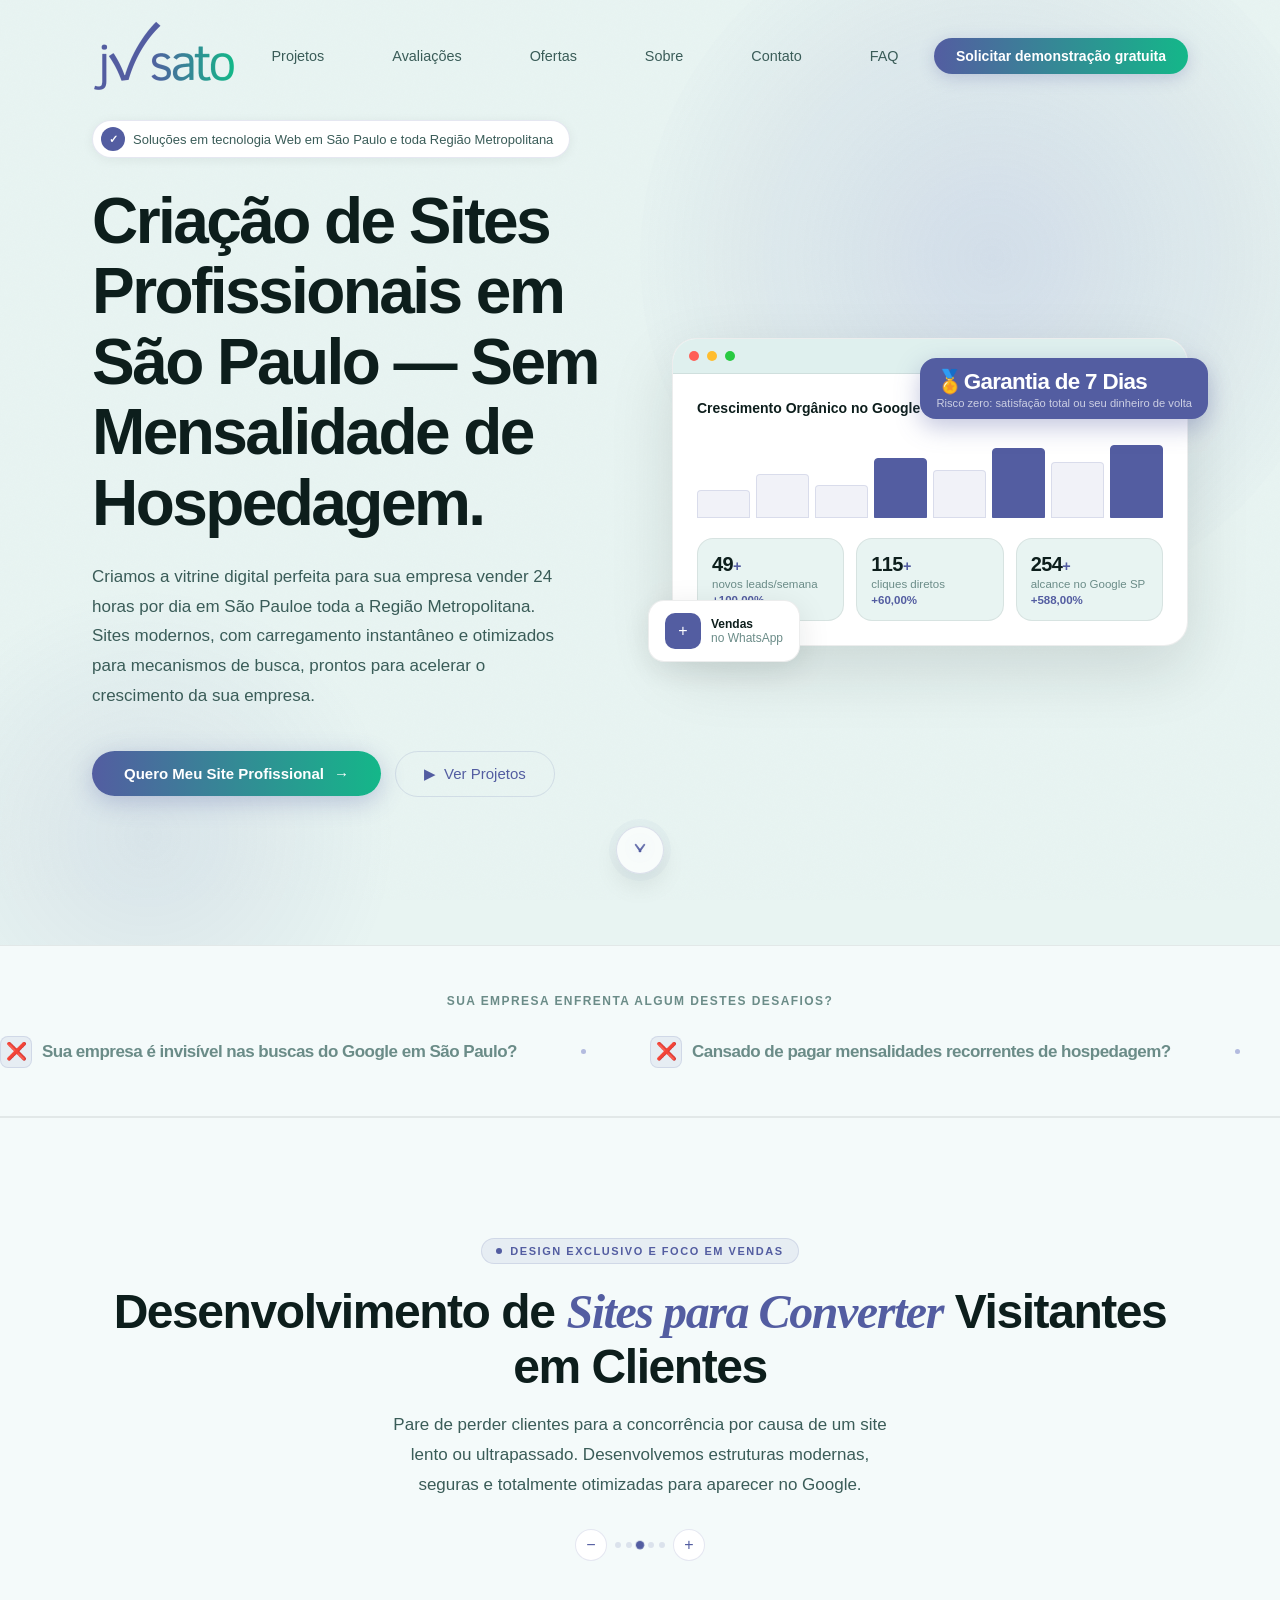
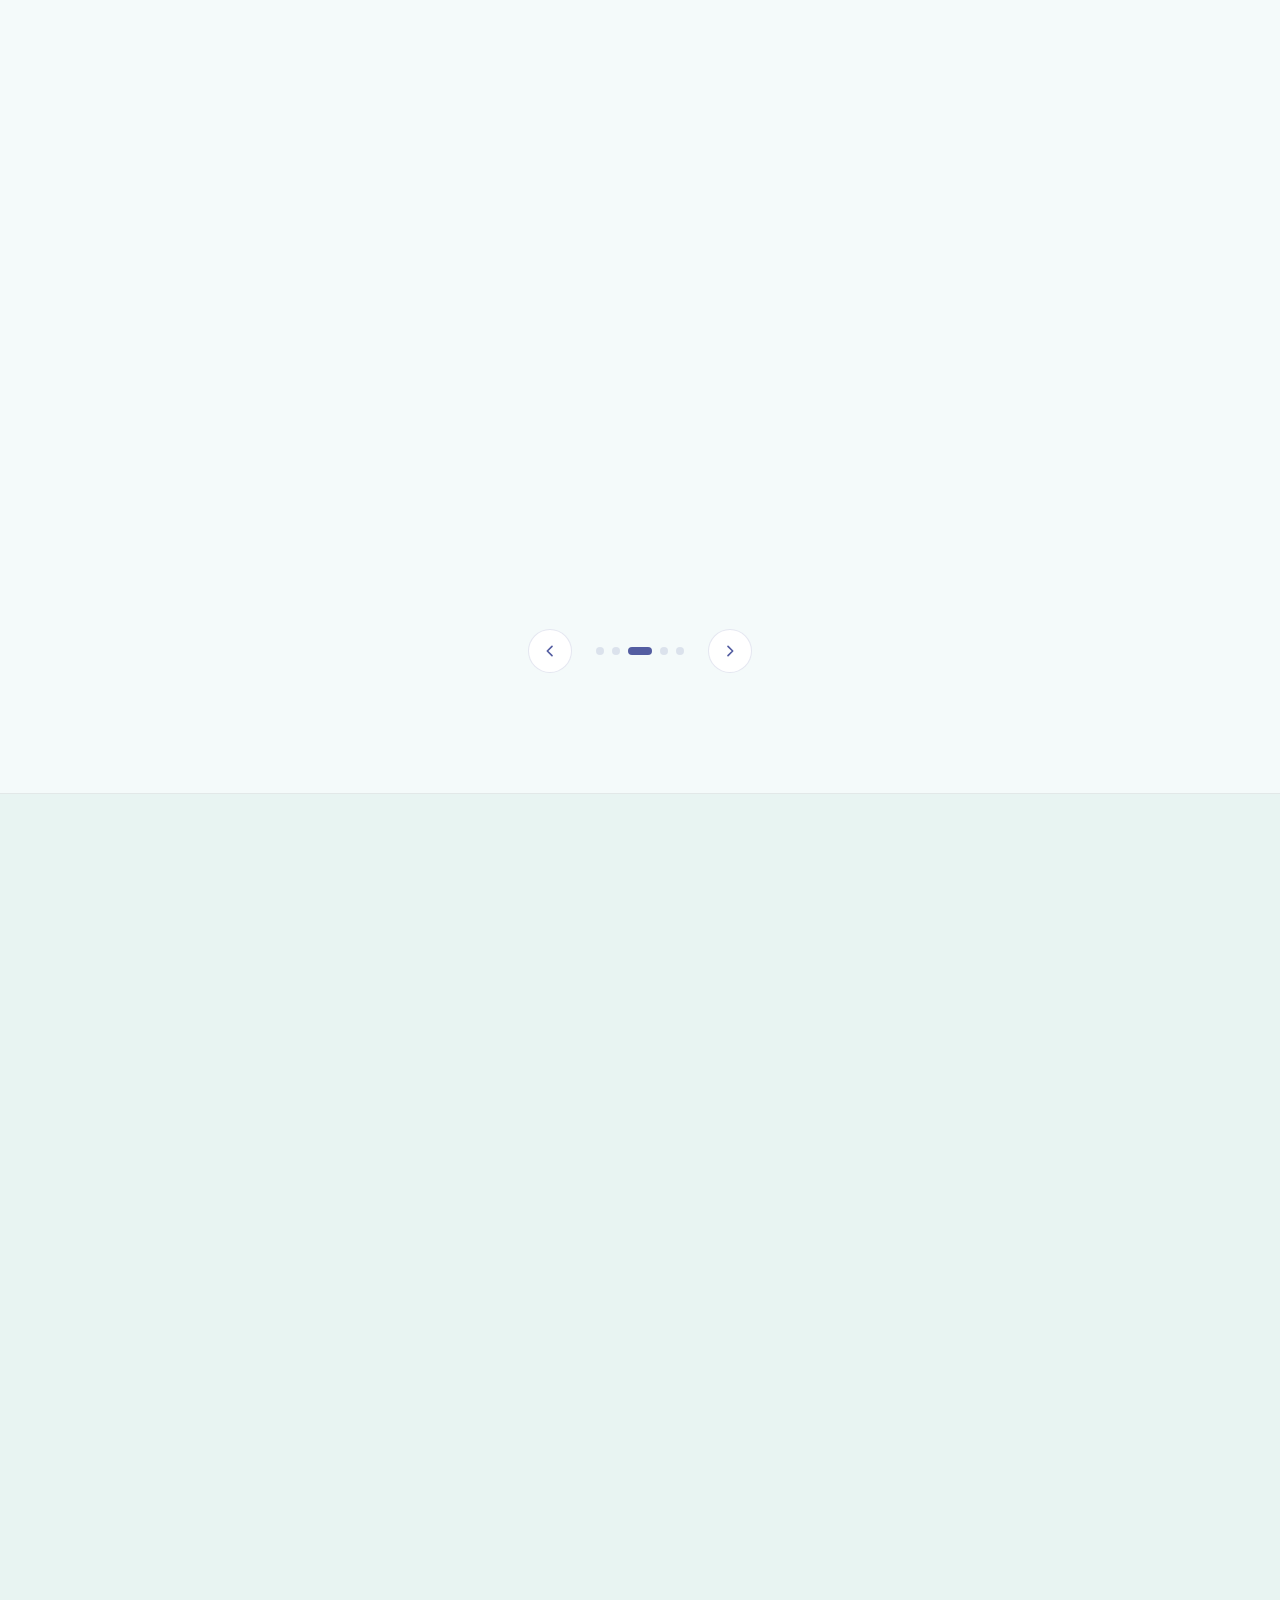
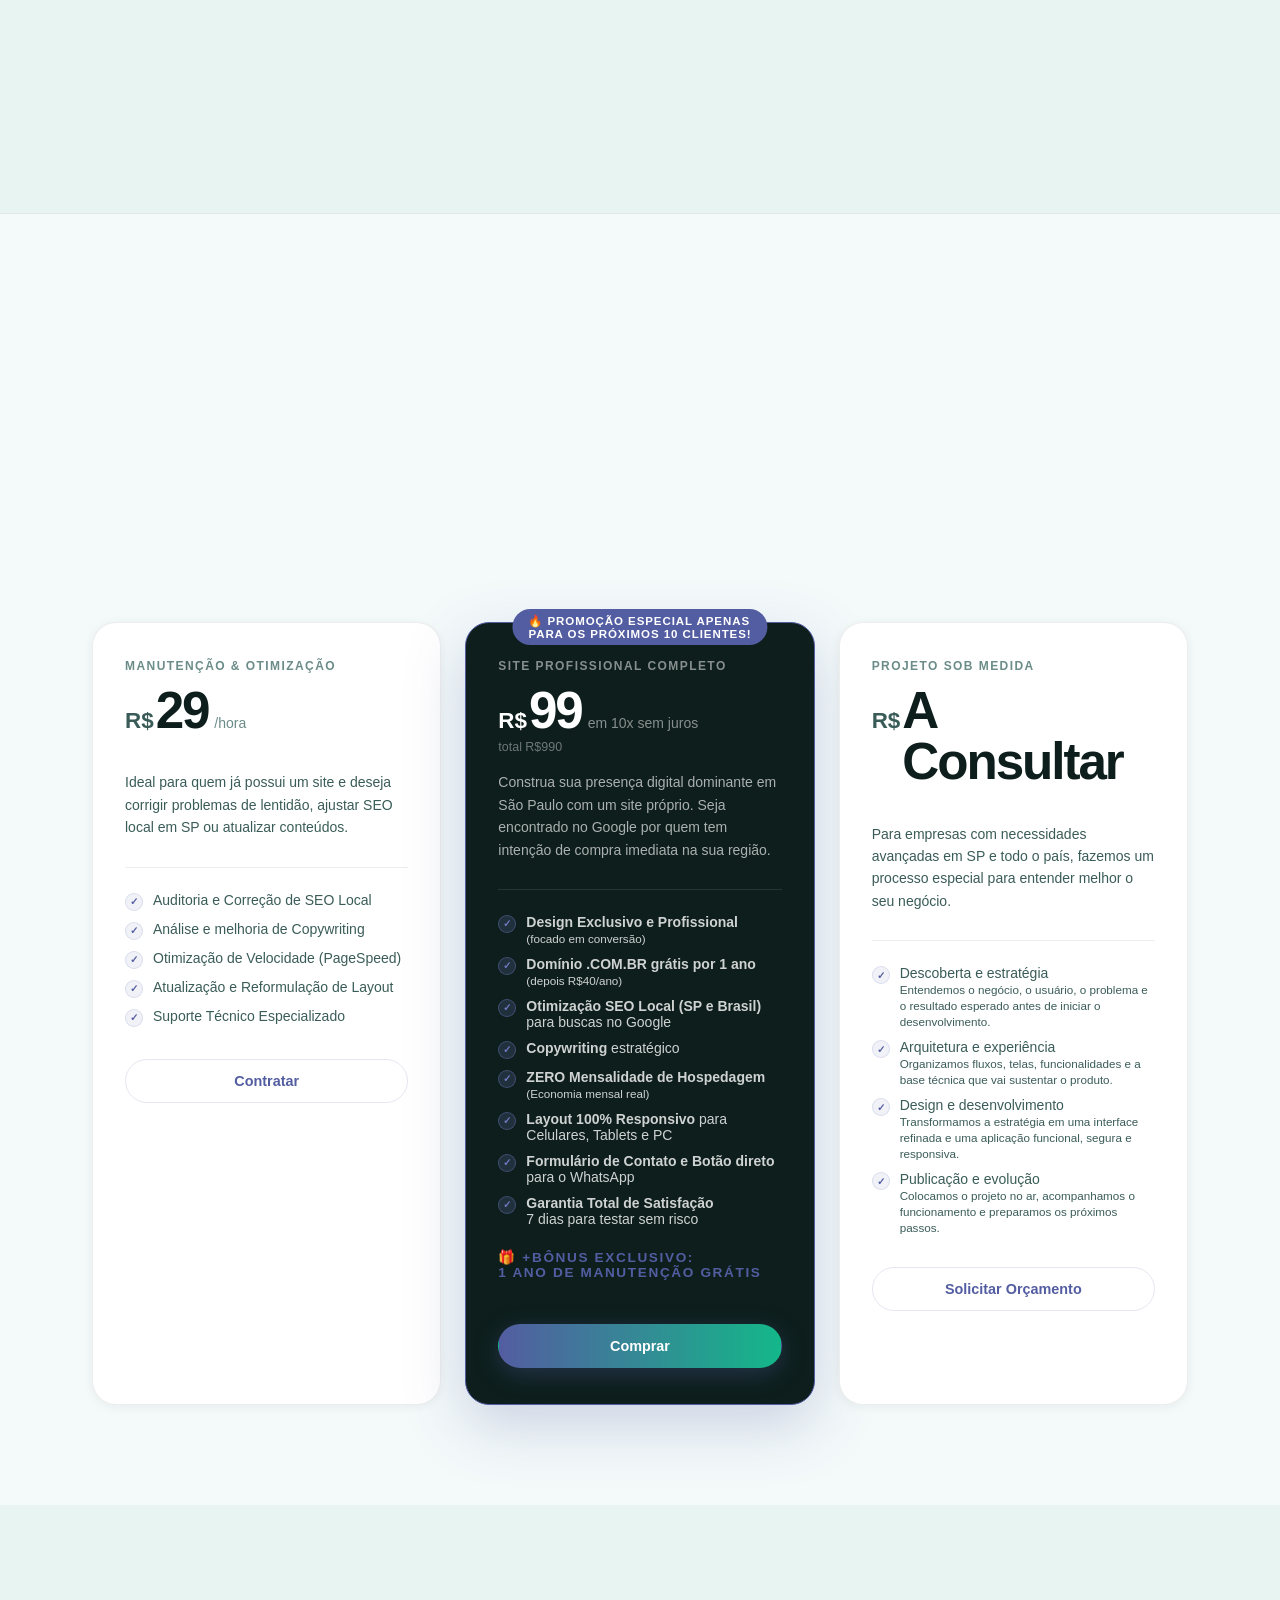
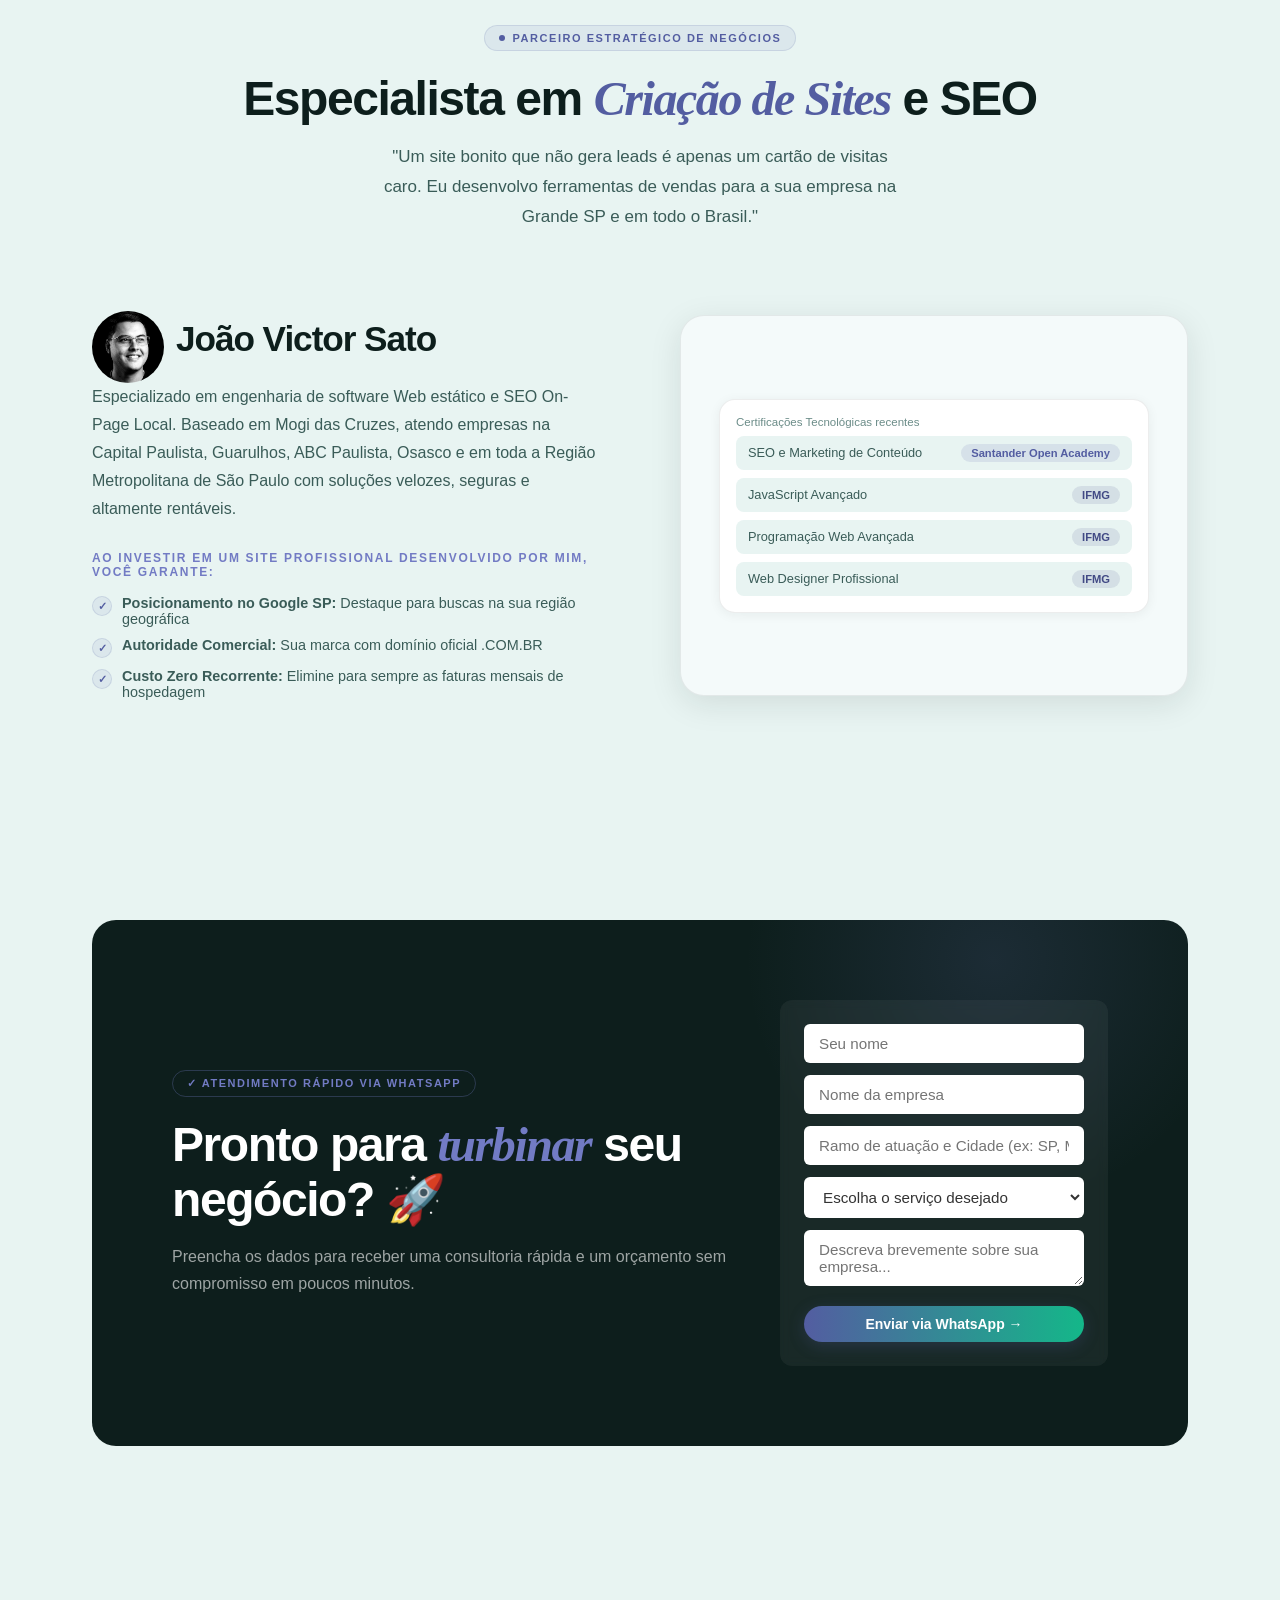
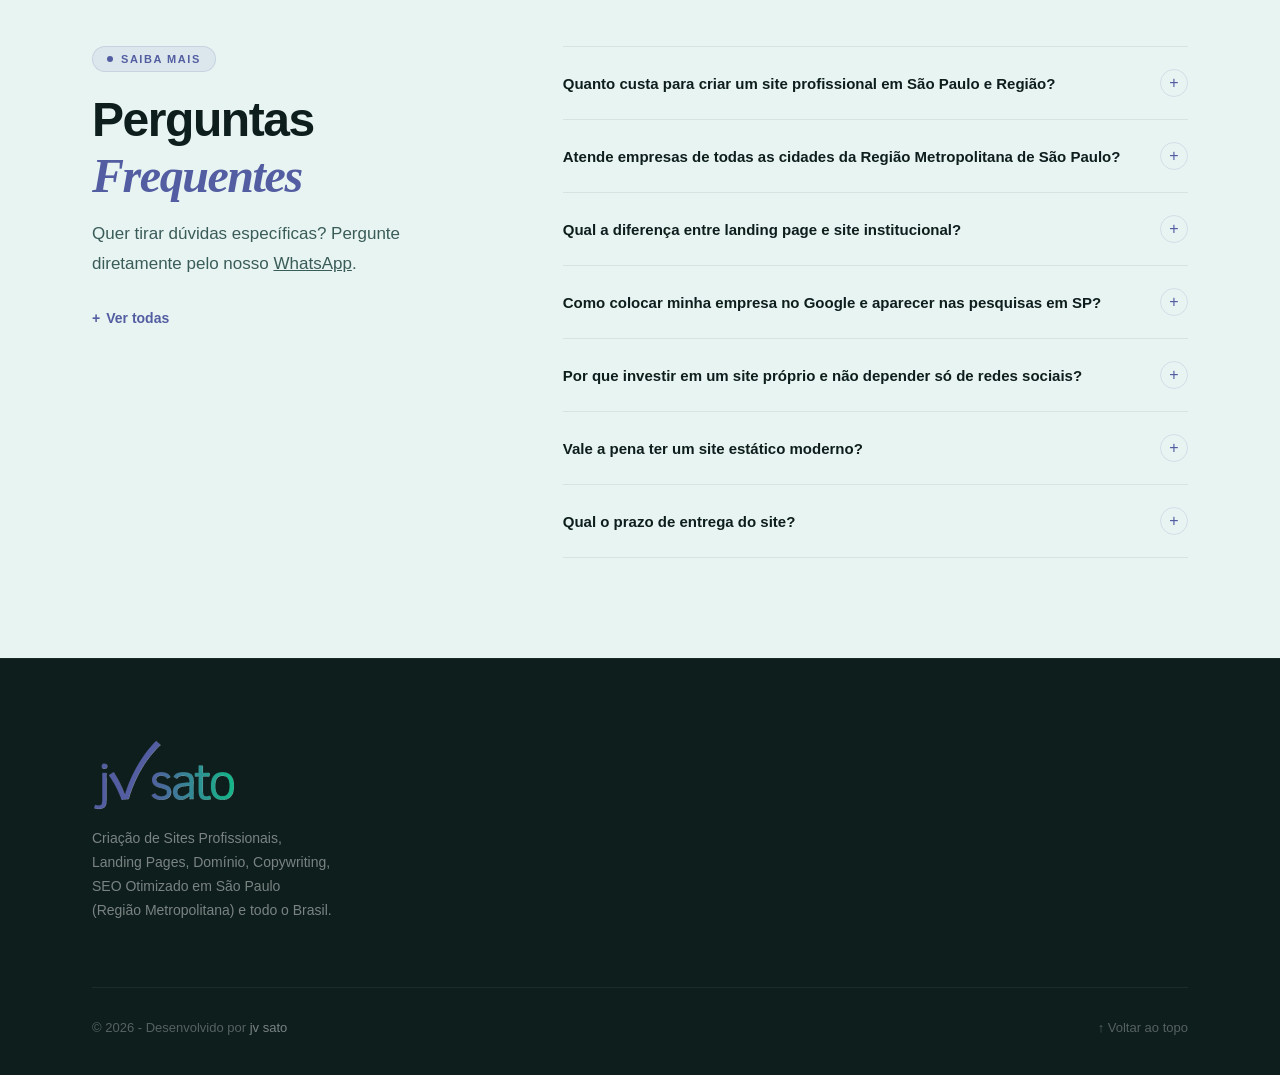
<file: criacao-de-sites-profissionais-em-sao-paulo/index.html>
<!DOCTYPE html>
<html lang="pt-BR">

<head>
  <meta charset="UTF-8" />
  <meta name="viewport" content="width=device-width, initial-scale=1.0" />
  <meta name="theme-color" content="#535da1" />
  <meta name="robots" content="index, follow, max-image-preview:large, max-snippet:-1, max-video-preview:-1" />
  <meta name="googlebot" content="index, follow" />
  <meta name="geo.region" content="BR-SP" />
  <meta name="geo.placename" content="Mogi das Cruzes, São Paulo" />
  <meta name="geo.position" content="-23.5228;-46.1882" />
  <meta name="ICBM" content="-23.5228, -46.1882" />
  
  <!-- SEO & Meta Tags Otimizadas para a Região Metropolitana de São Paulo -->
  <title>Criação de Sites Profissionais em São Paulo e Grande SP | JV Sato</title>
  <meta name="description" content="Criação de sites profissionais e landing pages em São Paulo e Região Metropolitana (Mogi das Cruzes, Guarulhos, ABC, Osasco). Design moderno, SEO local e sem mensalidade de hospedagem." />
  <meta name="keywords" content="criação de sites em são paulo, criação de sites mogi das cruzes, desenvolvedor de sites grande sp, criação de landing page são paulo, desenvolvimento web guarulhos, criação de sites abc paulista, empresa de criação de sites sp, otimização seo são paulo, criação de site osasco barueri, jv sato" />
  <meta name="author" content="João Victor Sato">
  <link rel="canonical" href="https://jvsato.com.br/criacao-de-sites-profissionais-em-sao-paulo/"/>
  <link rel="icon" type="image/png" href="https://www.jvsato.com.br/images/favicon.png">
  <link rel="preload" href="../images/logo.png" as="image" type="image/png" />
  <link rel="dns-prefetch" href="//www.googletagmanager.com" />
  <link rel="stylesheet" href="../styles.css" />

  <!-- Google Analytics (carregado de forma não bloqueante) -->
  <script>
    window.dataLayer = window.dataLayer || [];
    function gtag() { dataLayer.push(arguments); }
    gtag('js', new Date());
    gtag('config', 'G-9PX6JYS9PJ');
  </script>
  <script defer src="https://www.googletagmanager.com/gtag/js?id=G-9PX6JYS9PJ"></script>

  <!-- Schema.org ProfessionalService Otimizado para SEO Local -->
  <script type="application/ld+json">
  {
    "@context": "https://schema.org",
    "@graph": [
      {
        "@type": "WebSite",
        "@id": "https://jvsato.com.br/#website",
        "url": "https://jvsato.com.br/",
        "name": "JV Sato | Criação de Sites & SEO em São Paulo",
        "description": "Criação de sites profissionais, landing pages de alta conversão e otimização de SEO para empresas na Região Metropolitana de São Paulo e todo o Brasil.",
        "inLanguage": "pt-BR"
      },
      {
        "@type": "ProfessionalService",
        "@id": "https://jvsato.com.br/#organization",
        "name": "JV Sato - Criação de Sites e SEO São Paulo",
        "url": "https://jvsato.com.br/",
        "logo": "https://jvsato.com.br/images/logo.png",
        "image": "https://jvsato.com.br/images/logo.png",
        "description": "Desenvolvimento de sites estáticos modernos, criação de landing pages e otimização para motores de busca (SEO) na Grande São Paulo.",
        "address": {
          "@type": "PostalAddress",
          "addressLocality": "Mogi das Cruzes",
          "addressRegion": "SP",
          "postalCode": "08700-000",
          "addressCountry": "BR"
        },
        "geo": {
          "@type": "GeoCoordinates",
          "latitude": -23.5228,
          "longitude": -46.1882
        },
        "areaServed": [
          {
            "@type": "AdministrativeArea",
            "name": "Região Metropolitana de São Paulo"
          },
          {
            "@type": "City",
            "name": "São Paulo"
          },
          {
            "@type": "City",
            "name": "Mogi das Cruzes"
          },
          {
            "@type": "City",
            "name": "Guarulhos"
          },
          {
            "@type": "City",
            "name": "Santo André"
          },
          {
            "@type": "City",
            "name": "São Bernardo do Campo"
          },
          {
            "@type": "City",
            "name": "Osasco"
          },
          {
            "@type": "City",
            "name": "Barueri"
          },
          {
            "@type": "Country",
            "name": "Brasil"
          }
        ],
        "priceRange": "$$"
      },
      {
        "@type": "Service",
        "@id": "https://jvsato.com.br/#service-webdev",
        "name": "Criação de Sites e Otimização SEO em São Paulo",
        "provider": {
          "@id": "https://jvsato.com.br/#organization"
        },
        "serviceType": "Criação de Sites e SEO Local",
        "description": "Desenvolvimento de sites ultra velozes, landing pages para campanhas e otimização de SEO para empresas em São Paulo e Região Metropolitana.",
        "areaServed": {
          "@type": "AdministrativeArea",
          "name": "Região Metropolitana de São Paulo"
        },
        "hasOfferCatalog": {
          "@type": "OfferCatalog",
          "name": "Serviços Digitais SP",
          "itemListElement": [
            {
              "@type": "Offer",
              "itemOffered": {
                "@type": "Service",
                "name": "Criação de Sites e Landing Pages em SP",
                "description": "Desenvolvimento de sites velozes, responsivos e otimizados para conversão de negócios na Grande SP."
              }
            },
            {
              "@type": "Offer",
              "itemOffered": {
                "@type": "Service",
                "name": "Otimização de SEO para Empresas em São Paulo",
                "description": "Otimização on-page e SEO local para posicionar sua empresa nos primeiros resultados das buscas em SP."
              }
            }
          ]
        }
      }
    ]
  }
  </script>

  <!-- Schema.org FAQPage (Rich Snippets para o Google) -->
  <script type="application/ld+json">
    {
      "@context": "https://schema.org",
      "@type": "FAQPage",
      "mainEntity": [
        {
          "@type": "Question",
          "name": "Quanto custa para criar um site profissional em São Paulo e Região?",
          "acceptedAnswer": {
            "@type": "Answer",
            "text": "Em nosso plano de Site Profissional Completo, oferecemos criação de site profissional por apenas R$ 99/mês (em 10x sem juros no cartão) ou R$ 891 à vista via PIX. Inclui design exclusivo, domínio .com.br, SEO local para SP e ZERO mensalidade de hospedagem."
          }
        },
        {
          "@type": "Question",
          "name": "Atende empresas de todas as cidades da Região Metropolitana de São Paulo?",
          "acceptedAnswer": {
            "@type": "Answer",
            "text": "Sim! Atendemos a Capital Paulista, Mogi das Cruzes, Guarulhos, Região do ABC (Santo André, São Bernardo, São Caetano), Osasco, Barueri, Alphaville, Suzano e todas as demais cidades da Grande São Paulo, além de empresas de todo o Brasil."
          }
        },
        {
          "@type": "Question",
          "name": "Qual a diferença entre landing page e site institucional?",
          "acceptedAnswer": {
            "@type": "Answer",
            "text": "Uma landing page é uma página única focada em conversão rápida para campanhas de anúncios e captação de leads. Já o site institucional oferece uma estrutura completa de várias páginas para posicionar a empresa com autoridade total no mercado."
          }
        },
        {
          "@type": "Question",
          "name": "Como destacar minha empresa nas buscas do Google na Grande SP?",
          "acceptedAnswer": {
            "@type": "Answer",
            "text": "Seu site é desenvolvido com técnicas avançadas de SEO local (Search Engine Optimization), marcas geo-localizadas e código ultraveloz, além de integração com Google Search Console para garantir posicionamento nas pesquisas em São Paulo."
          }
        },
        {
          "@type": "Question",
          "name": "Por que ter um site próprio em vez de depender só do Instagram/Facebook?",
          "acceptedAnswer": {
            "@type": "Answer",
            "text": "Redes sociais são terrenos alugados sujeitos a bloqueios e mudanças de algoritmo. Ter um site próprio transmite profissionalismo, garante um canal oficial 24h e coloca sua empresa em frente a clientes no momento exato em que pesquisam no Google."
          }
        },
        {
          "@type": "Question",
          "name": "Vale a pena ter um site estático e qual a vantagem?",
          "acceptedAnswer": {
            "@type": "Answer",
            "text": "Sim! Sites estáticos entregam carregamento instantâneo, máxima segurança contra invasões e 100% de economia em taxas recorrentes de hospedagem mensal."
          }
        }
      ]
    }
  </script>

  <!-- Open Graph / Social Media -->
  <meta property="og:type" content="website">
  <meta property="og:url" content="https://www.jvsato.com.br/">
  <meta property="og:title" content="JV SATO | Criação de Sites Profissionais na Grande São Paulo & SEO">
  <meta property="og:description" content="Aumente as vendas da sua empresa em SP e Região Metropolitana com um site profissional de alta performance. Sem mensalidade de hospedagem e otimizado para o Google.">
  <meta property="og:image" content="https://www.jvsato.com.br/images/logo.png">
  <meta property="og:image:width" content="144">
  <meta property="og:image:height" content="72">
  <meta property="og:image:type" content="image/png">
  <meta property="og:image:alt" content="Logo JV Sato Criação de Sites São Paulo">
  <meta name="twitter:card" content="summary_large_image">
  <meta name="twitter:title" content="JV SATO | Criação de Sites Profissionais na Grande São Paulo & SEO">
  <meta name="twitter:description" content="Aumente as vendas da sua empresa em SP e Região Metropolitana com um site profissional de alta performance. Sem mensalidade de hospedagem e otimizado para o Google.">
  <meta name="twitter:image" content="https://www.jvsato.com.br/images/logo.png">
  <meta name="twitter:image:alt" content="Logo JV Sato Criação de Sites São Paulo">

  <!-- Meta Pixel Code -->
  <script>
  !function(f,b,e,v,n,t,s)
  {if(f.fbq)return;n=f.fbq=function(){n.callMethod?
  n.callMethod.apply(n,arguments):n.queue.push(arguments)};
  if(!f._fbq)f._fbq=n;n.push=n;n.loaded=!0;n.version='2.0';
  n.queue=[];t=b.createElement(e);t.async=!0;
  t.src=v;s=b.getElementsByTagName(e)[0];
  s.parentNode.insertBefore(t,s)}(window, document,'script',
  'https://connect.facebook.net/en_US/fbevents.js');
  fbq('init', '2129765954284496');
  fbq('track', 'PageView');
  fbq('track', 'ViewContent');  
  </script>
  <noscript><img height="1" width="1" style="display:none"
  src="https://www.facebook.com/tr?id=2129765954284496&ev=PageView&noscript=1"
  /></noscript>
  <!-- End Meta Pixel Code -->

</head>

<body>

  <!-- ── MOBILE MENU ── -->
  <div class="mobile-menu" id="mobileMenu" hidden>
    <a href="#screens">Projetos</a>
    <a href="#testimonials">Avaliações</a>
    <a href="#pricing">Ofertas</a>
    <a href="#features">Sobre</a>
    <a href="#cta">Contato</a>
    <a href="#faq">FAQ</a>
    <a href="https://wa.me/5511925975097?text=Ol%C3%A1%2C%20gostaria%20de%20solicitar%20minha%20demonstra%C3%A7%C3%A3o%20gratuita." class="mobile-cta btn-primary" data-servico="Demonstração Gratuita" target="_blank" rel="noopener noreferrer">Solicitar demonstração gratuita</a>
  </div>

  <!-- ── 1. NAV ── -->
  <nav class="nav" id="mainNav" role="navigation" aria-label="Navegação principal">
    <div class="nav-inner">
      <a href="#" class="nav-logo">
        <img src="../images/logo.png" alt="JV Sato - Criação de Sites Profissionais em São Paulo" class="nav-logo-img" width="144" height="72">
      </a>
      <ul class="nav-links" role="list">
        <li><a href="#screens">Projetos</a></li>
        <li><a href="#testimonials">Avaliações</a></li>
        <li><a href="#pricing">Ofertas</a></li>
        <li><a href="#features">Sobre</a></li>
        <li><a href="#cta">Contato</a></li>
        <li><a href="#faq">FAQ</a></li>
      </ul>
      <div class="nav-cta">
        <a href="https://wa.me/5511925975097?text=Ol%C3%A1%2C%20gostaria%20de%20solicitar%20minha%20demonstra%C3%A7%C3%A3o%20gratuita." class="btn-primary" data-servico="Demonstração Gratuita" target="_blank" rel="noopener noreferrer">Solicitar demonstração gratuita</a>
      </div>
      <button class="nav-hamburger" id="hamburger" aria-label="Alternar menu" aria-expanded="false" aria-controls="mobileMenu">
        <span aria-hidden="true"></span><span aria-hidden="true"></span><span aria-hidden="true"></span>
      </button>
    </div>
  </nav>

  <main id="main-content">
    <!-- ── 2. HERO (Fórmula PAS: Problema, Agitação e Solução com SEO Local) ── -->
    <section class="hero">
    <button type="button" class="scroll-indicator" id="scrollIndicator" aria-label="Rolar para baixo">
      <span></span>
    </button>
    <div class="container">
      <div class="hero-inner">
        <div class="hero-content">
          <div class="hero-badge reveal">
            <div class="hero-badge-dot">✓</div>
            <span>Soluções em tecnologia Web em São Paulo e toda Região Metropolitana</span>
          </div>
          <h1 class="hero-title reveal reveal-delay-1">
            Criação de Sites Profissionais em São Paulo — Sem Mensalidade de Hospedagem.
          </h1>
          <p class="hero-sub reveal reveal-delay-2">
            Criamos a vitrine digital perfeita para sua empresa vender 24 horas por dia em São Pauloe toda a Região Metropolitana. Sites modernos, com carregamento instantâneo e otimizados para mecanismos de busca, prontos para acelerar o crescimento da sua empresa.
          </p>
          <div class="hero-actions reveal reveal-delay-3">
            <a href="https://wa.me/5511925975097?text=Ol%C3%A1%2C%20quero%20meu%20site%20profissional%20em%20S%C3%A3o%20Paulo." class="btn-primary-lg" target="_blank" rel="noopener noreferrer">
              Quero Meu Site Profissional
              <span class="btn-arrow">→</span>
            </a>
            <a href="#screens" class="btn-outline-lg">
              <span>▶</span> Ver Projetos
            </a>
          </div>
          <div class="hero-trust reveal reveal-delay-4">
            <div class="trust-item">
              <svg aria-hidden="true" width="16" height="16" fill="none" viewBox="0 0 24 24" stroke="currentColor" stroke-width="2.5">
                <path stroke-linecap="round" stroke-linejoin="round"
                  d="M9 12l2 2 4-4m5.618-4.016A11.955 11.955 0 0112 2.944a11.955 11.955 0 01-8.618 3.04A12.02 12.02 0 003 9c0 5.591 3.824 10.29 9 11.622 5.176-1.332 9-6.03 9-11.622 0-1.042-.133-2.052-.382-3.016z" />
              </svg>
              Anti-Hackers
            </div>
            <div class="trust-divider"></div>
            <div class="trust-item">
              <svg aria-hidden="true" width="16" height="16" fill="none" viewBox="0 0 24 24" stroke="currentColor" stroke-width="2.5">
                <path stroke-linecap="round" stroke-linejoin="round" d="M13 10V3L4 14h7v7l9-11h-7z" />
              </svg>
              Ultravelocidade
            </div>
            <div class="trust-divider"></div>
            <div class="trust-item">
              <svg aria-hidden="true" width="16" height="16" fill="none" viewBox="0 0 24 24" stroke="currentColor" stroke-width="2.5">
                <path stroke-linecap="round" stroke-linejoin="round"
                  d="M17 20h5v-2a3 3 0 00-5.356-1.857M17 20H7m10 0v-2c0-.656-.126-1.283-.356-1.857M7 20H2v-2a3 3 0 015.356-1.857M7 20v-2c0-.656.126-1.283.356-1.857m0 0a5.002 5.002 0 019.288 0M15 7a3 3 0 11-6 0 3 3 0 016 0z" />
              </svg>
              Suporte Técnico 24/7
            </div>
          </div>
        </div>
        <div class="hero-visual reveal reveal-delay-2">
          <div class="hero-dashboard">
            <div class="dashboard-bar">
              <div class="db-dot"></div>
              <div class="db-dot"></div>
              <div class="db-dot"></div>
            </div>
            <div class="dashboard-body">
              <div class="db-header">
                <div class="db-title">Crescimento Orgânico no Google</div>
                <div class="db-tag">LIVE</div>
              </div>
              <div class="db-chart">
                <div class="db-bar" style="height:35%"></div>
                <div class="db-bar" style="height:55%"></div>
                <div class="db-bar" style="height:42%"></div>
                <div class="db-bar active" style="height:75%"></div>
                <div class="db-bar" style="height:60%"></div>
                <div class="db-bar active" style="height:88%"></div>
                <div class="db-bar" style="height:70%"></div>
                <div class="db-bar active" style="height:92%"></div>
              </div>
              <div class="db-stats">
                <div class="db-stat">
                  <div class="db-stat-val">49<span style="font-size:.9rem;color:var(--accent)">+</span></div>
                  <div class="db-stat-label">novos leads/semana</div>
                  <div class="db-stat-change">+100,00%</div>
                </div>
                <div class="db-stat">
                  <div class="db-stat-val">115<span style="font-size:.9rem;color:var(--accent)">+</span></div>
                  <div class="db-stat-label">cliques diretos</div>
                  <div class="db-stat-change">+60,00%</div>
                </div>
                <div class="db-stat">
                  <div class="db-stat-val">254<span style="font-size:.9rem;color:var(--accent)">+</span></div>
                  <div class="db-stat-label">alcance no Google SP</div>
                  <div class="db-stat-change">+588,00%</div>
                </div>
              </div>
            </div>
          </div>
          <div class="hero-float-badge">
            <div class="float-badge-icon">+</div>
            <div class="float-badge-text">
              <strong>Vendas </strong>
              <span>no WhatsApp</span>
            </div>
          </div>
          <div class="hero-float-badge-2">
            <div class="float-badge-2-val">🏅Garantia de 7 Dias</div>
            <div class="float-badge-2-label">Risco zero: satisfação total ou seu dinheiro de volta</div>
          </div>
        </div>
      </div>
    </div>
  </section>

  <!-- ── 3. TICKER DE DORES (Identificação Rápida) ── -->
  <div class="ticker-section">
    <div class="ticker-label">Sua empresa enfrenta algum destes desafios?</div>
    <div class="ticker-track-wrap">
      <div class="ticker-track">
        <!-- Set 1 -->
        <div class="ticker-item">
          <div class="ticker-item-icon">❌</div>Sua empresa é invisível nas buscas do Google em São Paulo?
        </div>
        <div class="ticker-dot"></div>
        <div class="ticker-item">
          <div class="ticker-item-icon">❌</div>Cansado de pagar mensalidades recorrentes de hospedagem?
        </div>
        <div class="ticker-dot"></div>
        <div class="ticker-item">
          <div class="ticker-item-icon">❌</div>Perde clientes para a concorrência na Região Metropolitana por ter um site lento?
        </div>
        <div class="ticker-dot"></div>
        <div class="ticker-item">
          <div class="ticker-item-icon">❌</div>Insegurança comercial por não ter um domínio oficial .com.br do seu negócio?
        </div>
        <div class="ticker-dot"></div>
        <div class="ticker-item">
          <div class="ticker-item-icon">❌</div>Frustração por tentar criar um site sozinho em criadores genéricos?
        </div>
        <div class="ticker-dot"></div>
        <!-- Set 2 para loop -->
        <div class="ticker-item">
          <div class="ticker-item-icon">❌</div>Sua empresa é invisível nas buscas do Google em São Paulo?
        </div>
        <div class="ticker-dot"></div>
        <div class="ticker-item">
          <div class="ticker-item-icon">❌</div>Cansado de pagar mensalidades recorrentes de hospedagem?
        </div>
        <div class="ticker-dot"></div>
        <div class="ticker-item">
          <div class="ticker-item-icon">❌</div>Perde clientes para a concorrência na Região Metropolitana por ter um site lento?
        </div>
        <div class="ticker-dot"></div>
        <div class="ticker-item">
          <div class="ticker-item-icon">❌</div>Insegurança comercial por não ter um domínio oficial .com.br do seu negócio?
        </div>
        <div class="ticker-dot"></div>
        <div class="ticker-item">
          <div class="ticker-item-icon">❌</div>Frustração por tentar criar um site sozinho em criadores genéricos?
        </div>
        <div class="ticker-dot"></div>
      </div>
    </div>
  </div>

  <!-- ── 5. CAROUSEL PORTFÓLIO ── -->
  <section class="carousel-section" id="screens">
    <div class="container">
      <div class="carousel-header">
        <div class="section-label reveal">Design Exclusivo e Foco em Vendas</div>
        <h2 class="section-title reveal reveal-delay-1">Desenvolvimento de <em>Sites para Converter</em> Visitantes em Clientes</h2>
        <p class="section-sub reveal reveal-delay-2">Pare de perder clientes para a concorrência por causa de um site lento ou ultrapassado. Desenvolvemos estruturas modernas, seguras e totalmente otimizadas para aparecer no Google.</p>
      </div>
    </div>
    <div class="carousel-zoom">
      <button class="zoom-btn" id="zoomOut" aria-label="Diminuir zoom">−</button>
      <div class="zoom-pips" id="zoomPips"></div>
      <button class="zoom-btn" id="zoomIn" aria-label="Aumentar zoom">+</button>
    </div>

    <div class="carousel-stage" id="carouselStage">
      <div class="carousel-track" id="carouselTrack">

        <div class="phone-card" data-pos="left2" data-index="0">
          <div class="phone-shell">
            <div class="phone-screen">
              <img src="../images/projeto_1.webp" alt="Criação de site profissional responsivo para empresas em São Paulo 1" style="width:100%;height:100%;object-fit:cover;display:block;" loading="lazy" />
            </div>
          </div>
        </div>

        <div class="phone-card" data-pos="left1" data-index="1">
          <div class="phone-shell">
            <div class="phone-screen">
              <img src="../images/projeto_2.webp" alt="Landing page de alta conversão para empresas da Região Metropolitana de SP 2" style="width:100%;height:100%;object-fit:cover;display:block;" loading="lazy" />
            </div>
          </div>
        </div>

        <div class="phone-card" data-pos="center" data-index="2">
          <div class="phone-shell">
            <div class="phone-screen">
              <img src="../images/projeto_3.webp" alt="Desenvolvimento de site otimizado para SEO em Mogi das Cruzes e São Paulo 3" style="width:100%;height:100%;object-fit:cover;display:block;" loading="eager" fetchpriority="high" />
            </div>
          </div>
        </div>

        <div class="phone-card" data-pos="right1" data-index="3">
          <div class="phone-shell">
            <div class="phone-screen">
              <img src="../images/projeto_4.webp" alt="Criação de site rápido sem mensalidade para negócios em São Paulo 4" style="width:100%;height:100%;object-fit:cover;display:block;" loading="lazy" />
            </div>
          </div>
        </div>

        <div class="phone-card" data-pos="right2" data-index="4">
          <div class="phone-shell">
            <div class="phone-screen">
              <img src="../images/projeto_5.webp" alt="Desenvolvimento web sob medida para prestadores de serviço da Grande SP 5" style="width:100%;height:100%;object-fit:cover;display:block;" loading="lazy" />
            </div>
          </div>
        </div>

      </div>
    </div>

    <div style="display:flex;align-items:center;justify-content:center;gap:24px;width:100%;margin-top:48px;">
      <button class="carousel-btn" id="carouselPrev" aria-label="Tela anterior">
        <svg width="16" height="16" fill="none" viewBox="0 0 24 24" stroke="currentColor" stroke-width="2.5">
          <path stroke-linecap="round" stroke-linejoin="round" d="M15 19l-7-7 7-7" />
        </svg>
      </button>
      <div class="carousel-dots" id="carouselDots"></div>
      <button class="carousel-btn" id="carouselNext" aria-label="Próxima tela">
        <svg width="16" height="16" fill="none" viewBox="0 0 24 24" stroke="currentColor" stroke-width="2.5">
          <path stroke-linecap="round" stroke-linejoin="round" d="M9 5l7 7-7 7" />
        </svg>
      </button>
    </div>
  </section>

  <!-- ── 8. DEPOIMENTOS (Prova Social) ── -->
  <section class="testimonials-section" id="testimonials">
    <div class="container">
      <div class="testimonials-header">
        <div class="section-label reveal">Casos de Sucesso</div>
        <h2 class="section-title reveal reveal-delay-1">Empresas que <em>Multiplicaram Resultados</em> Conosco</h2>
        <p class="section-sub reveal reveal-delay-2">Veja como ajudamos nossos clientes na Grande SP e no Brasil a construírem autoridade e gerarem mais vendas pela internet.</p>
      </div>
      <div class="testimonials-grid">
        <div class="testimonial-card tall reveal">
          <div class="testimonial-stars"><span>★</span><span>★</span><span>★</span><span>★</span><span>★</span></div>
          <p class="testimonial-quote">"Substituímos o nosso site antigo pela nova estrutura desenvolvida pelo João. Agora nossos clientes na Região Metropolitana nos encontram facilmente no Google e entram em contato direto pelo WhatsApp. A melhoria nas vendas foi imediata!"</p>
          <div class="testimonial-author">
            <div class="author-avatar">
              <img src="../images/elianeyumi.png" style="border-radius: 50%;" alt="foto de Eliane Yumi, cliente JV Sato em São Paulo" width="64" height="64">
            </div>
            <div>
              <div class="author-name">Eliane Yumi</div>
              <div class="author-role">Empresária</div>
            </div>
          </div>
        </div>
        <div class="testimonial-card reveal reveal-delay-1">
          <div class="testimonial-stars"><span>★</span><span>★</span><span>★</span><span>★</span><span>★</span></div>
          <p class="testimonial-quote">"A velocidade do site no celular impressionou bastante. Consigo enviar o link para os clientes durante reuniões em São Paulo e tudo carrega instantaneamente."</p>
          <div class="testimonial-author">
            <div class="author-avatar">
              <img src="../images/ronaldjunior.png" style="border-radius: 50%;" alt="foto de Ronald Júnior, cliente JV Sato" width="64" height="64">
            </div>
            <div>
              <div class="author-name">Ronald Júnior</div>
              <div class="author-role">Prestador de Serviços</div>
            </div>
          </div>
        </div>
        <div class="testimonial-card reveal reveal-delay-2">
          <div class="testimonial-stars"><span>★</span><span>★</span><span>★</span><span>★</span><span>★</span></div>
          <p class="testimonial-quote">"O processo de criação foi muito ágil. Em menos de uma semana tínhamos um site extremamente profissional no ar e com o nosso domínio registrado."</p>
          <div class="testimonial-author">
            <div class="author-avatar">JK</div>
            <div>
              <div class="author-name">Júlia Kaori</div>
              <div class="author-role">Empreendedora Digital</div>
            </div>
          </div>
        </div>
        <div class="testimonial-card reveal reveal-delay-1">
          <div class="testimonial-stars"><span>★</span><span>★</span><span>★</span><span>★</span><span>★</span></div>
          <p class="testimonial-quote">"O fato de não ter taxas ou mensalidades recorrentes de hospedagem foi o grande diferencial para nós. Economia garantida todos os meses no caixa da empresa."</p>
          <div class="testimonial-author">
            <div class="author-avatar">
              <img src="../images/daniloribeiro.png" style="border-radius: 50%;" alt="foto de Danilo Ribeiro, cliente JV Sato" width="64" height="64">
            </div>
            <div>
              <div class="author-name">Danilo Ribeiro</div>
              <div class="author-role">Profissional Autônomo</div>
            </div>
          </div>
        </div>
        <div class="testimonial-card reveal reveal-delay-2">
          <div class="testimonial-stars"><span>★</span><span>★</span><span>★</span><span>★</span><span>★</span></div>
          <p class="testimonial-quote">"Suporte excelente e atencioso. Sempre que precisei de algum ajuste ou dúvida com o site, fui atendido rapidamente e com total clareza."</p>
          <div class="testimonial-author">
            <div class="author-avatar">
              <img src="../images/jhoefontinelle.png" style="border-radius: 50%;" alt="foto de Jhoe Fontinelle, cliente JV Sato" width="64" height="64">
            </div>
            <div>
              <div class="author-name">Jhoe Fontinelle</div>
              <div class="author-role">Comerciante</div>
            </div>
          </div>
        </div>
      </div>
    </div>
  </section>

  <!-- ── 7. OFERTA / PREÇO (Ancoragem de Valor & Escassez) ── -->
  <section class="pricing-section" id="pricing">
    <div class="container">
      <div class="pricing-header">
        <div class="section-label reveal">Investimento Transparente</div>
        <h2 class="section-title reveal reveal-delay-1">Escolha a <em>Oferta Ideal</em> para Aumentar Suas Vendas</h2>
        <p class="section-sub reveal reveal-delay-2">Sem taxas recorrentes. Sem pegadinhas. Seu site é seu ativo definitivo.</p>
      </div>
      <div class="pricing-toggle reveal">
        <span class="toggle-label active" id="monthlyLabel">Crédito</span>
        <div class="toggle-switch" id="pricingToggle" role="switch" aria-checked="false" tabindex="0" aria-label="Alternar pagamento à vista"></div>
        <span class="toggle-label" id="annualLabel">À Vista</span>
        <div class="toggle-badge">10% OFF</div>
      </div>
      <div class="pricing-grid">
        <!-- Card 1: Manutenção -->
        <div class="pricing-card reveal">
          <div class="pricing-tier">Manutenção & Otimização</div>
          <div class="pricing-price">
            <span class="price-currency">R$</span>
            <span class="price-amount" id="price-starter">29</span>
            <span class="price-period">&nbsp;/hora</span>
          </div>
          <div class="price-annual-note" id="annual-note-starter">&nbsp;</div>
          <p class="pricing-desc">Ideal para quem já possui um site e deseja corrigir problemas de lentidão, ajustar SEO local em SP ou atualizar conteúdos.</p>
          <div class="pricing-divider"></div>
          <div class="pricing-features">
            <div class="pricing-feature">
              <div class="pricing-check">✓</div><span>Auditoria e Correção de SEO Local</span>
            </div>
            <div class="pricing-feature">
              <div class="pricing-check">✓</div><span>Análise e melhoria de Copywriting</span>
            </div>
            <div class="pricing-feature">
              <div class="pricing-check">✓</div><span>Otimização de Velocidade (PageSpeed)</span>
            </div>
            <div class="pricing-feature">
              <div class="pricing-check">✓</div><span>Atualização e Reformulação de Layout</span>
            </div>
            <div class="pricing-feature">
              <div class="pricing-check">✓</div><span>Suporte Técnico Especializado</span>
            </div>
          </div>
          <a href="https://wa.me/5511925975097?text=Ol%C3%A1%2C%20quero%20contratar%20manuten%C3%A7%C3%A3o%20e%20otimiza%C3%A7%C3%A3o%20para%20meu%20site%20em%20SP." class="pricing-cta btn-price" data-servico="Manutenção" target="_blank" rel="noopener noreferrer">Contratar</a>
        </div>

        <!-- Card 2: Pacote Completo (OFERTA IRRESISTÍVEL) -->
        <div class="pricing-card featured reveal reveal-delay-1">
          <div class="pricing-badge">🔥 Promoção Especial apenas<br>para os próximos 10 clientes!</div>
          <div class="pricing-tier">Site profissional completo</div>

          <div class="pricing-price">
            <span class="price-currency">R$</span>
            <span class="price-amount" id="price-pro">99</span>
            <span class="price-period" id="period-pro">&nbsp;em 10x sem juros</span>
          </div>
          <div class="price-annual-note" id="annual-note-pro">total R$990</div>
          <p class="pricing-desc">Construa sua presença digital dominante em São Paulo com um site próprio. Seja encontrado no Google por quem tem intenção de compra imediata na sua região.</p>
          <div class="pricing-divider"></div>
          <div class="pricing-features">
            <div class="pricing-feature">
              <div class="pricing-check">✓</div><span><strong>Design Exclusivo e Profissional</strong><br><small>(focado em conversão)</small></span>
            </div>
            <div class="pricing-feature">
              <div class="pricing-check">✓</div><span><strong>Domínio .COM.BR grátis por 1 ano </strong><br><small>(depois R$40/ano)</small> </span>
            </div>
            <div class="pricing-feature">
              <div class="pricing-check">✓</div><span><strong>Otimização SEO Local (SP e Brasil)</strong> para buscas no Google</span>
            </div>
            <div class="pricing-feature">
              <div class="pricing-check">✓</div><span><strong>Copywriting</strong> estratégico</span>
            </div>
            <div class="pricing-feature">
              <div class="pricing-check">✓</div><span><strong>ZERO Mensalidade de Hospedagem</strong><br><small>(Economia mensal real)</small></span>
            </div>
            <div class="pricing-feature">
              <div class="pricing-check">✓</div><span><strong>Layout 100% Responsivo</strong> para Celulares, Tablets e PC</span>
            </div>
            <div class="pricing-feature">
              <div class="pricing-check">✓</div><span><strong>Formulário de Contato e Botão direto</strong> para o WhatsApp</span>
            </div>
            <div class="pricing-feature">
              <div class="pricing-check">✓</div><span><strong>Garantia Total de Satisfação</strong><br>7 dias para testar sem risco</span>
            </div>
            <div class="pricing-tier" style="margin-top:12px; font-size: 0.85rem; color: var(--accent);">🎁 +BÔNUS EXCLUSIVO:<br>1 ANO DE MANUTENÇÃO GRÁTIS</div>
          </div>
          <a href="https://wa.me/55119825975097?text=Ol%C3%A1%2C%20quero%20comprar%20meu%20site%20profissional%20completo." class="pricing-cta btn-price" data-servico="Site profissional completo" target="_blank" rel="noopener noreferrer">Comprar</a>
        </div>

        <!-- Card 3: Personalizado -->
        <div class="pricing-card reveal reveal-delay-2">
          <div class="pricing-tier">Projeto Sob Medida</div>
          <div class="pricing-price">
            <span class="price-currency">R$</span>
            <span class="price-amount">A Consultar</span>
          </div>
          <div class="price-annual-note" id="annual-note-ent">&nbsp;</div>
          <p class="pricing-desc">Para empresas com necessidades avançadas em SP e todo o país, fazemos um processo especial para entender melhor o seu negócio.</p>
          <div class="pricing-divider"></div>
          <div class="pricing-features">
            <div class="pricing-feature">
              <div class="pricing-check">✓</div><span>Descoberta e estratégia<br>
                <small>Entendemos o negócio, o usuário, o problema e o resultado esperado antes de iniciar o desenvolvimento.</small>
              </span>
            </div>
            <div class="pricing-feature">
              <div class="pricing-check">✓</div><span>Arquitetura e experiência<br>
              <small>Organizamos fluxos, telas, funcionalidades e a base técnica que vai sustentar o produto.</small>
              </span>
            </div>
            <div class="pricing-feature">
              <div class="pricing-check">✓</div><span>Design e desenvolvimento<br>
              <small>Transformamos a estratégia em uma interface refinada e uma aplicação funcional, segura e responsiva.</small>
              </span>
            </div>
            <div class="pricing-feature">
              <div class="pricing-check">✓</div><span>Publicação e evolução<br>
              <small>Colocamos o projeto no ar, acompanhamos o funcionamento e preparamos os próximos passos.</small>
              </span>
            </div>
          </div>
          <a href="https://wa.me/5511925975097?text=Ol%C3%A1%2C%20quero%20solicitar%20or%C3%A7amento%20para%20projeto%20sob%20medida." class="pricing-cta btn-price" data-servico="Projeto Sob Medida" target="_blank" rel="noopener noreferrer">Solicitar Orçamento</a>
        </div>
      </div>
    </div>
  </section>

  <!-- ── 4. ESPECIALISTA / AUTORIDADE E ÁREA DE ATENDIMENTO ── -->
  <section class="features-section" id="features">
    <div class="container">
      <div class="features-header">
        <div class="section-label reveal">Parceiro Estratégico de Negócios</div>
        <h2 class="section-title reveal reveal-delay-1">Especialista em <em>Criação de Sites</em> e SEO</h2>
        <p class="section-sub reveal reveal-delay-2">"Um site bonito que não gera leads é apenas um cartão de visitas caro. Eu desenvolvo ferramentas de vendas para a sua empresa na Grande SP e em todo o Brasil."</p>
      </div>

      <div class="feature-row">
        <div class="feature-content reveal">
          <div class="user-profile">
            <img src="../images/joao.jpg" alt="João Victor Sato - Desenvolvedor de Sites e Especialista em SEO na Região Metropolitana de São Paulo" class="user-photo" width="192" height="192">
            <h3 class="feature-title">João Victor Sato</h3>
          </div>
          <p class="feature-desc">Especializado em engenharia de software Web estático e SEO On-Page Local. Baseado em Mogi das Cruzes, atendo empresas na Capital Paulista, Guarulhos, ABC Paulista, Osasco e em toda a Região Metropolitana de São Paulo com soluções velozes, seguras e altamente rentáveis.</p>
          <div class="feature-number">Ao investir em um site profissional desenvolvido por mim, você garante:</div>
          <div class="feature-checklist">
            <div class="feature-check">
              <div class="check-icon">✓</div><span><strong>Posicionamento no Google SP:</strong> Destaque para buscas na sua região geográfica</span>
            </div>
            <div class="feature-check">
              <div class="check-icon">✓</div><span><strong>Autoridade Comercial:</strong> Sua marca com domínio oficial .COM.BR</span>
            </div>
            <div class="feature-check">
              <div class="check-icon">✓</div><span><strong>Custo Zero Recorrente:</strong> Elimine para sempre as faturas mensais de hospedagem</span>
            </div>
          </div>
        </div>
        <div class="feature-visual reveal reveal-delay-1">
          <div class="feature-visual-inner">
            <div class="fv-card">
              <div class="fv-card-label">Certificações Tecnológicas recentes</div>
              <div class="fv-list" style="margin-top:8px">
                <div class="fv-list-item"><span class="fv-list-name">SEO e Marketing de Conteúdo</span><span class="fv-pill green">Santander Open Academy</span></div>
                <div class="fv-list-item"><span class="fv-list-name">JavaScript Avançado</span><span class="fv-pill blue">IFMG</span></div>
                <div class="fv-list-item"><span class="fv-list-name">Programação Web Avançada</span><span class="fv-pill blue">IFMG</span></div>
                <div class="fv-list-item"><span class="fv-list-name">Web Designer Profissional</span><span class="fv-pill blue">IFMG</span></div>
            </div>
          </div>
        </div>
      </div>
    </div>
  </section>

  <!-- ── 11. CTA BANNER (Formulário Otimizado) ── -->
  <section class="cta-section" id="cta">
    <div class="container">
      <div class="cta-inner reveal">
        <div class="cta-content">
          <div class="cta-label">✓ Atendimento Rápido via WhatsApp</div>
          <h2 class="cta-title">Pronto para <em>turbinar</em> seu negócio? 🚀</h2>
          <p class="cta-sub">Preencha os dados para receber uma consultoria rápida e um orçamento sem compromisso em poucos minutos.</p>
        </div>
        <form id="ctaWhatsappForm" class="cta-form">
          <div class="cta-form-group">
            <label for="cta-name" class="sr-only">Nome</label>
            <input type="text" id="cta-name" placeholder="Seu nome" required />
          </div>

          <div class="cta-form-group">
            <label for="cta-company" class="sr-only">Nome da Empresa</label>
            <input type="text" id="cta-company" placeholder="Nome da empresa" />
          </div>

          <div class="cta-form-group">
            <label for="cta-segment" class="sr-only">Ramo de Atuação e Cidade</label>
            <input type="text" id="cta-segment" placeholder="Ramo de atuação e Cidade (ex: SP, Mogi, Guarulhos)" />
          </div>

          <div class="cta-form-group">
            <label for="cta-service" class="sr-only">Serviço de Interesse</label>
            <select id="cta-service" required>
              <option value="" disabled selected>Escolha o serviço desejado</option>
              <option value="Demonstração Gratuita">Demonstração Gratuita</option>
              <option value="Site profissional completo">Site profissional completo</option>
              <option value="Manutenção">Manutenção</option>
              <option value="Projeto Sob Medida">Projeto Sob Medida</option>
              <option value="Outro">Outro</option>
            </select>
          </div>

          <div class="cta-form-group">
            <label for="cta-message" class="sr-only">Mensagem</label>
            <textarea id="cta-message" rows="2" placeholder="Descreva brevemente sobre sua empresa..."></textarea>
          </div>

          <button type="submit" class="btn btn-primary cta-btn">
            Enviar via WhatsApp →
          </button>
        </form>
      </div>
    </div>
  </section>

  <!-- ── 10. FAQ ── -->
  <section class="faq-section" id="faq">
    <div class="container">
      <div class="faq-inner">
        <div class="faq-sidebar reveal">
          <div class="section-label">Saiba mais</div>
          <h2 class="section-title">Perguntas<br><em>Frequentes</em></h2>
          <p class="section-sub">Quer tirar dúvidas específicas? Pergunte diretamente pelo nosso <a href="https://wa.me/5511925975097?text=Ol%C3%A1%2C%20gostaria%20de%20tirar%20uma%20d%C3%BAvida%20sobre%20cria%C3%A7%C3%A3o%20de%20sites%20em%20SP." target="_blank" rel="noopener noreferrer"><u>WhatsApp</u></a>.</p>
          <button class="faq-toggle-all" id="faqToggleAll">
            <span id="faqToggleIcon">+</span> Ver todas</button>
        </div>
        <div class="faq-list reveal reveal-delay-1" id="faqList">
          
          <div class="faq-item">
            <div class="faq-question" tabindex="0" role="button" aria-expanded="false">
              Quanto custa para criar um site profissional em São Paulo e Região?
              <div class="faq-icon">+</div>
            </div>
            <div class="faq-answer">
              <div class="faq-answer-inner">
                No nosso <strong>Site profissional completo</strong>, você garante um site profissional de alta conversão por 10x de R$ 99 sem juros ou R$ 891 à vista via PIX. Isso inclui design exclusivo, domínio .COM.BR grátis por 1 ano, SEO para buscas em SP e suporte técnico. O maior benefício é que você <strong>não paga taxas mensais recorrentes de hospedagem</strong>.
              </div>
            </div>
          </div>

          <div class="faq-item">
            <div class="faq-question" tabindex="0" role="button" aria-expanded="false">
              Atende empresas de todas as cidades da Região Metropolitana de São Paulo?
              <div class="faq-icon">+</div>
            </div>
            <div class="faq-answer">
              <div class="faq-answer-inner">
                Sim! Atendemos empresas na Capital Paulista, Mogi das Cruzes, Guarulhos, ABC Paulista (Santo André, São Bernardo, São Caetano), Osasco, Barueri, Alphaville, Suzano e todas as demais cidades da Grande São Paulo, além de atender todo o Brasil remotamente.
              </div>
            </div>
          </div>

          <div class="faq-item">
            <div class="faq-question" tabindex="0" role="button" aria-expanded="false">
              Qual a diferença entre landing page e site institucional?
              <div class="faq-icon">+</div>
            </div>
            <div class="faq-answer">
              <div class="faq-answer-inner">
                A <strong>Landing Page</strong> é projetada com um foco único: converter tráfego de anúncios (Google/Instagram) em vendas e mensagens no WhatsApp. O <strong>Site Institucional</strong> abrange várias seções e páginas para expor toda a estrutura, história e gama de produtos da sua empresa, ideal para SEO orgânico de longo prazo.
              </div>
            </div>
          </div>

          <div class="faq-item">
            <div class="faq-question" tabindex="0" role="button" aria-expanded="false">
              Como colocar minha empresa no Google e aparecer nas pesquisas em SP?
              <div class="faq-icon">+</div>
            </div>
            <div class="faq-answer">
              <div class="faq-answer-inner">
                Desenvolvemos seu site seguindo rigorosamente as diretrizes de <strong>SEO On-Page e SEO Local</strong> do Google, garantindo carregamento rápido em celulares, estrutura de dados Schema.org e submissão ao Google Search Console para indexação acelerada em São Paulo e região.
              </div>
            </div>
          </div>

          <div class="faq-item">
            <div class="faq-question" tabindex="0" role="button" aria-expanded="false">
              Por que investir em um site próprio e não depender só de redes sociais?
              <div class="faq-icon">+</div>
            </div>
            <div class="faq-answer">
              <div class="faq-answer-inner">
                As redes sociais são terrenos alugados: algoritmos mudam e contas podem ser bloqueadas. O site próprio é seu ativo definitivo 24/7, gerando credibilidade comercial imediata e captando pessoas que estão pesquisando ativamente pelo seu serviço no Google em São Paulo.
              </div>
            </div>
          </div>

          <div class="faq-item">
            <div class="faq-question" tabindex="0" role="button" aria-expanded="false">
              Vale a pena ter um site estático moderno?
              <div class="faq-icon">+</div>
            </div>
            <div class="faq-answer">
              <div class="faq-answer-inner">
                Sim! Sites estáticos são a tecnologia moderna para empresas que buscam <strong>ultravelocidade</strong>, nota alta no Google PageSpeed Insights e imunidade total contra invasões hacker, sem precisar de servidores e bancos de dados caros.
              </div>
            </div>
          </div>

          <div class="faq-item">
            <div class="faq-question" tabindex="0" role="button" aria-expanded="false">
              Qual o prazo de entrega do site?
              <div class="faq-icon">+</div>
            </div>
            <div class="faq-answer">
              <div class="faq-answer-inner">
                O prazo médio de entrega é de <strong>até 7 dias úteis</strong> a contar do envio dos materiais básicos (logotipo, fotos e informações da empresa).
              </div>
            </div>
          </div>

        </div>
      </div>
    </div>
    </section>

    <!-- ── 12. FOOTER ── -->
  </main>
  <footer class="footer">
    <div class="container">
      <div class="footer-grid">
        <div class="footer-brand">
          <a href="#" class="nav-logo">
            <img src="../images/logo.png" alt="JV Sato - Criação de Sites Profissionais e SEO São Paulo" class="nav-logo-img" width="144" height="72">
          </a>
          <p class="footer-brand-desc">Criação de Sites Profissionais, Landing Pages, Domínio, Copywriting, SEO Otimizado em São Paulo (Região Metropolitana) e todo o Brasil.</p>
        </div>
      </div>
      <div class="footer-bottom">
        <div class="footer-copy">
          © 2026 - Desenvolvido por <a rel="nofollow" href="https://www.jvsato.com.br" target="_blank">jv sato</a>
        </div>
        <div class="footer-legal">
          <a href="#main-content">↑ Voltar ao topo</a>
        </div>
      </div>
    </div>
  </footer>

  <script defer src="../script.js"></script>
</body>

</html>
</file>
<file: styles.css>
/* ── TOKENS ── */
:root {
  --bg: #E8F4F2;
  --bg-alt: #DFF0EE;
  --surface: #F4FAFA;
  --surface-2: #FFFFFF;
  --accent: #535da1;
  --accent-mid: #424a85;
  --accent-light: #727bc4;
  --accent-ghost: rgba(83, 93, 161, 0.08);
  --accent-border: rgba(83, 93, 161, 0.15);
  --text-1: #0D1E1C;
  --text-2: #3A5C58;
  --text-3: #6B8C88;
  --border: rgba(13, 30, 28, 0.08);
  --shadow-sm: 0 2px 12px rgba(13, 30, 28, 0.06);
  --shadow-md: 0 8px 32px rgba(13, 30, 28, 0.10);
  --shadow-lg: 0 24px 64px rgba(13, 30, 28, 0.13);
  --silk: cubic-bezier(0.16, 1, 0.3, 1);
  --silk-dur: 0.8s;
  --radius: 16px;
  --radius-lg: 24px;
}

/* ── RESET ── */
*,
*::before,
*::after {
  box-sizing: border-box;
  margin: 0;
  padding: 0;
}

html {
  scroll-behavior: smooth;
  font-size: 16px;
  scroll-padding-top: 80px;
}

body {
  font-family: "Segoe UI", Roboto, Helvetica, Arial, sans-serif;
  background: var(--bg);
  color: var(--text-1);
  overflow-x: hidden;
  -webkit-font-smoothing: antialiased;
}

a {
  text-decoration: none;
  color: inherit;
}

ul {
  list-style: none;
}

img {
  display: block;
  max-width: 100%;
  height: auto;
}

button {
  cursor: pointer;
  border: none;
  background: none;
  font-family: inherit;
}

@media (prefers-reduced-motion: reduce) {
  html {
    scroll-behavior: auto;
  }

  *,
  *::before,
  *::after {
    animation-duration: 0.01ms !important;
    animation-iteration-count: 1 !important;
    transition-duration: 0.01ms !important;
    scroll-behavior: auto !important;
  }
}

/* ── SUBTLE NOISE TEXTURE ── */
body::before {
  content: '';
  position: fixed;
  inset: 0;
  pointer-events: none;
  z-index: 0;
  opacity: 0.022;
  background-image: url("data:image/svg+xml,%3Csvg viewBox='0 0 256 256' xmlns='http://www.w3.org/2000/svg'%3E%3Cfilter id='noise'%3E%3CfeTurbulence type='fractalNoise' baseFrequency='0.9' numOctaves='4' stitchTiles='stitch'/%3E%3C/filter%3E%3Crect width='100%25' height='100%25' filter='url(%23noise)'/%3E%3C/svg%3E");
  background-size: 128px 128px;
}

/* ── UTILITY ── */
.container {
  max-width: 1160px;
  margin: 0 auto;
  padding: 0 32px;
}

.section-label {
  display: inline-flex;
  align-items: center;
  gap: 8px;
  font-size: 11px;
  font-weight: 600;
  letter-spacing: 0.14em;
  text-transform: uppercase;
  color: var(--accent);
  background: var(--accent-ghost);
  border: 1px solid var(--accent-border);
  padding: 6px 14px;
  border-radius: 100px;
  margin-bottom: 20px;
}

.section-label::before {
  content: '';
  width: 6px;
  height: 6px;
  background: var(--accent);
  border-radius: 50%;
}

.section-title {
  font-family: "Segoe UI", Roboto, Helvetica, Arial, sans-serif;
  font-size: clamp(2rem, 4vw, 3rem);
  font-weight: 700;
  letter-spacing: -0.03em;
  line-height: 1.15;
  color: var(--text-1);
}

.section-title em {
  font-style: italic;
  font-family: Georgia, "Times New Roman", serif;
  color: var(--accent);
}

.section-sub {
  font-size: 1.0625rem;
  line-height: 1.75;
  color: var(--text-2);
  max-width: 520px;
  margin-top: 16px;
}

/* ── SCROLL REVEAL ── */
.reveal {
  opacity: 0;
  transform: translateY(28px);
  transition: opacity 0.7s var(--silk), transform 0.7s var(--silk);
}

.reveal.visible {
  opacity: 1;
  transform: none;
}

.reveal-delay-1 {
  transition-delay: 0.1s;
}

.reveal-delay-2 {
  transition-delay: 0.2s;
}

.reveal-delay-3 {
  transition-delay: 0.3s;
}

.reveal-delay-4 {
  transition-delay: 0.4s;
}

/* ══════════════════════════════════════════
       1. NAV
    ══════════════════════════════════════════ */
.nav {
  position: fixed;
  top: 0;
  left: 0;
  right: 0;
  z-index: 1000;
  padding: 20px 0;
  transition: padding var(--silk-dur) var(--silk), background var(--silk-dur) var(--silk), box-shadow var(--silk-dur) var(--silk);
}

.nav.scrolled {
  padding: 12px 0;
  background: rgba(232, 244, 242, 0.92);
  backdrop-filter: blur(16px);
  -webkit-backdrop-filter: blur(16px);
  box-shadow: 0 1px 0 var(--border);
}

.nav-inner {
  display: flex;
  align-items: center;
  justify-content: space-between;
  max-width: 1160px;
  margin: 0 auto;
  padding: 0 32px;
}

.nav-logo {
  font-size: 1.25rem;
  font-weight: 700;
  letter-spacing: -0.04em;
  color: var(--text-1);
}

.nav-logo span {
  color: var(--accent);
}

.nav-links {
  display: flex;
  align-items: center;
  gap: 36px;
}

.nav-links a {
  font-size: 0.9rem;
  font-weight: 500;
  color: var(--text-2);
  position: relative;
  padding: 7px 16px;
  border-radius: 100px;
  background: transparent;
  box-shadow: inset 0 0 0 0px var(--accent-border);
  transition: color 0.4s var(--silk), background 0.4s var(--silk), box-shadow 0.4s var(--silk);
}

.nav-links a:hover {
  color: var(--accent);
  background: var(--accent-ghost);
  box-shadow: inset 0 0 0 1px var(--accent-border);
}

.nav-cta {
  display: flex;
  align-items: center;
  gap: 12px;
}

.btn-ghost {
  font-size: 0.875rem;
  font-weight: 500;
  color: var(--text-2);
  padding: 9px 20px;
  border-radius: 100px;
  transition: color 0.3s, background 0.3s;
}

.btn-ghost:hover {
  color: var(--accent);
  background: var(--accent-ghost);
}

.btn-primary {
  font-size: 0.875rem;
  font-weight: 600;
  color: #fff;
  background: linear-gradient(to right, #535da1, #14b789);
  padding: 10px 22px;
  border-radius: 100px;
  transition: background var(--silk-dur) var(--silk), transform var(--silk-dur) var(--silk), box-shadow var(--silk-dur) var(--silk);
  box-shadow: 0 4px 16px rgba(83, 93, 161, 0.25);
}

.btn-primary:hover {
  transform: scale(1.02);
  box-shadow: 0 6px 24px rgba(83, 93, 161, 0.35);
  opacity: 0.95;
}

/* Hamburger */
.nav-hamburger {
  display: none;
  flex-direction: column;
  gap: 5px;
  width: 28px;
  padding: 4px;
  cursor: pointer;
}

.nav-hamburger span {
  display: block;
  height: 2px;
  background: var(--text-1);
  border-radius: 2px;
  transition: all 0.4s var(--silk);
}

.nav-hamburger.open span:nth-child(1) {
  transform: translateY(7px) rotate(45deg);
}

.nav-hamburger.open span:nth-child(2) {
  opacity: 0;
  transform: scaleX(0);
}

.nav-hamburger.open span:nth-child(3) {
  transform: translateY(-7px) rotate(-45deg);
}

/* Mobile Menu */
.mobile-menu {
  position: fixed;
  inset: 0;
  z-index: 999;
  background: var(--bg);
  display: flex;
  flex-direction: column;
  align-items: center;
  justify-content: flex-start;
  gap: 0;
  opacity: 0;
  pointer-events: none;
  transition: opacity 0.4s var(--silk);
  overflow-y: auto;
  padding: 100px 32px 100px;
  -webkit-overflow-scrolling: touch;
}

.mobile-menu.open {
  opacity: 1;
  pointer-events: all;
}

.mobile-menu a {
  font-size: 1.1rem;
  font-weight: 600;
  letter-spacing: -0.01em;
  color: var(--text-1);
  padding: 14px 0;
  width: 100%;
  text-align: center;
  border-bottom: 1px solid var(--border);
  opacity: 0;
  transform: translateY(16px);
  transition: opacity 0.5s var(--silk), transform 0.5s var(--silk), color 0.3s;
}

.mobile-menu a:first-child {
  border-top: 1px solid var(--border);
}

.mobile-menu.open a {
  opacity: 1;
  transform: none;
}

.mobile-menu a:hover {
  color: var(--accent);
}

.mobile-menu a:nth-child(1) {
  transition-delay: 0.05s;
}

.mobile-menu a:nth-child(2) {
  transition-delay: 0.10s;
}

.mobile-menu a:nth-child(3) {
  transition-delay: 0.15s;
}

.mobile-menu a:nth-child(4) {
  transition-delay: 0.20s;
}

.mobile-menu a:nth-child(5) {
  transition-delay: 0.25s;
}

.mobile-menu a:nth-child(6) {
  transition-delay: 0.30s;
}

.mobile-menu .mobile-cta {
  margin-top: 28px;
  font-size: 0.9375rem;
  font-weight: 600;
  background: linear-gradient(to right, #535da1, #14b789);
  color: #fff;
  padding: 14px 40px;
  border-radius: 100px;
  border: none;
  opacity: 0;
  transform: translateY(16px);
  transition: opacity 0.5s var(--silk) 0.35s, transform 0.5s var(--silk) 0.35s, background 0.3s;
}

.mobile-menu.open .mobile-cta {
  opacity: 1;
  transform: none;
}

.mobile-menu .mobile-cta:hover {
  opacity: 0.95;
}

/* ══════════════════════════════════════════
       2. HERO
    ══════════════════════════════════════════ */
.hero {
  min-height: 100vh;
  display: flex;
  align-items: center;
  padding: 120px 0 80px;
  position: relative;
  overflow: hidden;
}

.scroll-indicator {
  position: fixed;
  left: 50%;
  bottom: 26px;
  transform: translateX(-50%) translateY(12px);
  width: 48px;
  height: 48px;
  border-radius: 50%;
  display: flex;
  align-items: center;
  justify-content: center;
  background: rgba(255, 255, 255, 0.70);
  border: 1px solid rgba(83, 93, 161, 0.18);
  box-shadow: 0 12px 24px rgba(13, 30, 28, 0.08), 0 0 0 7px rgba(83, 93, 161, 0.03);
  backdrop-filter: blur(10px);
  opacity: 0;
  pointer-events: none;
  transition: opacity 0.35s var(--silk), transform 0.35s var(--silk), box-shadow 0.35s ease;
  z-index: 30;
}

.scroll-indicator.visible {
  opacity: 1;
  pointer-events: auto;
  transform: translateX(-50%) translateY(0);
}

.scroll-indicator:hover {
  box-shadow: 0 14px 26px rgba(83, 93, 161, 0.14), 0 0 0 9px rgba(83, 93, 161, 0.04);
}

.scroll-indicator span {
  position: relative;
  width: 16px;
  height: 16px;
  display: block;
  filter: drop-shadow(0 0 7px rgba(83, 93, 161, 0.20));
  animation: scroll-bounce 1.6s infinite ease-in-out;
}

.scroll-indicator span::before,
.scroll-indicator span::after {
  content: '';
  position: absolute;
  top: 0;
  width: 2px;
  height: 10px;
  background: linear-gradient(to bottom, rgba(83, 93, 161, 0.8), rgba(83, 93, 161, 1));
  border-radius: 999px;
}

.scroll-indicator span::before {
  left: 6px;
  transform: rotate(36deg);
  transform-origin: bottom center;
}

.scroll-indicator span::after {
  right: 6px;
  transform: rotate(-36deg);
  transform-origin: bottom center;
}

@keyframes scroll-bounce {
  0%, 100% {
    transform: translateY(0);
    opacity: 0.75;
  }
  50% {
    transform: translateY(6px);
    opacity: 1;
  }
}

/* Decorative background circles */
.hero::before {
  content: '';
  position: absolute;
  top: -10%;
  right: -5%;
  width: 55vw;
  height: 55vw;
  max-width: 720px;
  max-height: 720px;
  background: radial-gradient(ellipse at center, rgba(114, 123, 196, 0.18) 0%, rgba(83, 93, 161, 0.06) 50%, transparent 75%);
  border-radius: 50%;
  pointer-events: none;
}

.hero::after {
  content: '';
  position: absolute;
  bottom: -15%;
  left: -8%;
  width: 40vw;
  height: 40vw;
  max-width: 500px;
  max-height: 500px;
  background: radial-gradient(ellipse at center, rgba(83, 93, 161, 0.10) 0%, transparent 70%);
  border-radius: 50%;
  pointer-events: none;
}

.hero-inner {
  position: relative;
  z-index: 1;
  display: grid;
  grid-template-columns: 1fr 1fr;
  align-items: center;
  gap: 64px;
}

.hero-badge {
  display: inline-flex;
  align-items: center;
  gap: 8px;
  background: var(--surface-2);
  border: 1px solid var(--accent-border);
  border-radius: 100px;
  padding: 6px 16px 6px 8px;
  margin-bottom: 28px;
  box-shadow: var(--shadow-sm);
}

.hero-badge-dot {
  width: 24px;
  height: 24px;
  border-radius: 50%;
  background: var(--accent);
  display: flex;
  align-items: center;
  justify-content: center;
  font-size: 11px;
  color: #fff;
  font-weight: 700;
  flex-shrink: 0;
}

.hero-badge span {
  font-size: 0.8125rem;
  font-weight: 500;
  color: var(--text-2);
}

.hero-badge strong {
  color: var(--accent);
}

.hero-title {
  font-size: clamp(2.6rem, 5vw, 4.2rem);
  font-weight: 700;
  letter-spacing: -0.04em;
  line-height: 1.1;
  margin-bottom: 24px;
}

.hero-title em {
  font-style: italic;
  font-family: 'Playfair Display', serif;
  color: var(--accent);
}

.hero-sub {
  font-size: 1.0625rem;
  line-height: 1.75;
  color: var(--text-2);
  max-width: 480px;
  margin-bottom: 40px;
}

.hero-actions {
  display: flex;
  align-items: center;
  gap: 14px;
  flex-wrap: wrap;
}

.btn-primary-lg {
  font-size: 0.9375rem;
  font-weight: 600;
  color: #fff;
  background: linear-gradient(to right, #535da1, #14b789);
  padding: 14px 32px;
  border-radius: 100px;
  display: flex;
  align-items: center;
  gap: 10px;
  transition: background var(--silk-dur) var(--silk), transform var(--silk-dur) var(--silk), box-shadow var(--silk-dur) var(--silk);
  box-shadow: 0 6px 24px rgba(83, 93, 161, 0.30);
}

.btn-primary-lg:hover {
  transform: scale(1.02);
  box-shadow: 0 8px 32px rgba(83, 93, 161, 0.40);
  opacity: 0.95;
}

.btn-primary-lg .btn-arrow {
  transition: transform 0.4s var(--silk);
}

.btn-primary-lg:hover .btn-arrow {
  transform: translateX(4px);
}

.btn-outline-lg {
  font-size: 0.9375rem;
  font-weight: 500;
  color: var(--accent);
  border: 1.5px solid var(--accent-border);
  padding: 13px 28px;
  border-radius: 100px;
  display: flex;
  align-items: center;
  gap: 8px;
  transition: background 0.4s var(--silk), border-color 0.4s var(--silk), transform var(--silk-dur) var(--silk);
}

.btn-outline-lg:hover {
  background: var(--accent-ghost);
  border-color: var(--accent);
  transform: scale(1.02);
}

/* Trust badges */
.hero-trust {
  display: flex;
  align-items: center;
  gap: 20px;
  margin-top: 48px;
  flex-wrap: wrap;
}

.trust-item {
  display: flex;
  align-items: center;
  gap: 8px;
  font-size: 0.8125rem;
  color: var(--text-3);
  font-weight: 500;
}

.trust-item svg {
  color: var(--accent);
  flex-shrink: 0;
}

.trust-divider {
  width: 1px;
  height: 20px;
  background: var(--border);
}

/* Hero visual */
.hero-visual {
  position: relative;
  display: flex;
  justify-content: center;
  align-items: center;
}

.hero-dashboard {
  width: 100%;
  max-width: 520px;
  background: var(--surface-2);
  border-radius: var(--radius-lg);
  border: 1px solid var(--border);
  box-shadow: var(--shadow-lg);
  overflow: hidden;
  transition: transform var(--silk-dur) var(--silk);
}

.hero-dashboard:hover {
  transform: scale(1.01);
}

.dashboard-bar {
  background: var(--bg-alt);
  padding: 12px 16px;
  display: flex;
  align-items: center;
  gap: 8px;
  border-bottom: 1px solid var(--border);
}

.db-dot {
  width: 10px;
  height: 10px;
  border-radius: 50%;
}

.db-dot:nth-child(1) {
  background: #FF5F57;
}

.db-dot:nth-child(2) {
  background: #FFBD2E;
}

.db-dot:nth-child(3) {
  background: #28CA41;
}

.dashboard-body {
  padding: 24px;
}

.db-header {
  display: flex;
  justify-content: space-between;
  align-items: center;
  margin-bottom: 20px;
}

.db-title {
  font-size: 0.875rem;
  font-weight: 600;
  color: var(--text-1);
}

.db-tag {
  font-size: 0.72rem;
  font-weight: 600;
  letter-spacing: 0.08em;
  text-transform: uppercase;
  color: var(--accent);
  background: var(--accent-ghost);
  border: 1px solid var(--accent-border);
  padding: 3px 10px;
  border-radius: 100px;
}

.db-chart {
  height: 80px;
  display: flex;
  align-items: flex-end;
  gap: 6px;
  margin-bottom: 20px;
}

.db-bar {
  flex: 1;
  border-radius: 4px 4px 0 0;
  background: var(--accent-ghost);
  border: 1px solid var(--accent-border);
  transition: height 1s var(--silk);
}

.db-bar.active {
  background: var(--accent);
  border-color: var(--accent);
}

.db-stats {
  display: grid;
  grid-template-columns: repeat(3, 1fr);
  gap: 12px;
}

.db-stat {
  background: var(--bg);
  border-radius: var(--radius);
  padding: 14px;
  border: 1px solid var(--border);
}

.db-stat-val {
  font-size: 1.25rem;
  font-weight: 700;
  color: var(--text-1);
  letter-spacing: -0.03em;
}

.db-stat-label {
  font-size: 0.72rem;
  color: var(--text-3);
  margin-top: 2px;
}

.db-stat-change {
  font-size: 0.72rem;
  font-weight: 600;
  color: var(--accent);
  margin-top: 4px;
}

/* Floating badge on hero visual */
.hero-float-badge {
  position: absolute;
  bottom: -16px;
  left: -24px;
  background: var(--surface-2);
  border: 1px solid var(--border);
  border-radius: var(--radius);
  padding: 12px 16px;
  box-shadow: var(--shadow-md);
  display: flex;
  align-items: center;
  gap: 10px;
  animation: floatBadge 4s ease-in-out infinite;
}

@keyframes floatBadge {

  0%,
  100% {
    transform: translateY(0);
  }

  50% {
    transform: translateY(-6px);
  }
}

.float-badge-icon {
  width: 36px;
  height: 36px;
  border-radius: 10px;
  background: var(--accent);
  display: flex;
  align-items: center;
  justify-content: center;
  color: #fff;
  font-size: 16px;
  flex-shrink: 0;
}

.float-badge-text {
  font-size: 0.75rem;
}

.float-badge-text strong {
  display: block;
  font-weight: 700;
  color: var(--text-1);
}

.float-badge-text span {
  color: var(--text-3);
}

.hero-float-badge-2 {
  position: absolute;
  top: 20px;
  right: -20px;
  background: var(--accent);
  border-radius: var(--radius);
  padding: 10px 16px;
  box-shadow: 0 8px 24px rgba(83, 93, 161, 0.35);
  animation: floatBadge2 4s ease-in-out 2s infinite;
}

@keyframes floatBadge2 {

  0%,
  100% {
    transform: translateY(0);
  }

  50% {
    transform: translateY(-5px);
  }
}

.float-badge-2-val {
  font-size: 1.4rem;
  font-weight: 700;
  color: #fff;
  letter-spacing: -0.03em;
}

.float-badge-2-label {
  font-size: 0.7rem;
  color: rgba(255, 255, 255, 0.7);
  margin-top: 2px;
}

/* ══════════════════════════════════════════
       3. LOGO TICKER
    ══════════════════════════════════════════ */
.ticker-section {
  padding: 48px 0;
  border-top: 1px solid var(--border);
  border-bottom: 1px solid var(--border);
  background: var(--surface);
  overflow: hidden;
  position: relative;
}

.ticker-label {
  text-align: center;
  font-size: 0.75rem;
  letter-spacing: 0.12em;
  text-transform: uppercase;
  color: var(--text-3);
  font-weight: 600;
  margin-bottom: 28px;
}

.ticker-track-wrap {
  overflow: hidden;
}

.ticker-track {
  display: flex;
  align-items: center;
  gap: 64px;
  width: max-content;
  animation: ticker 28s linear infinite;
}

.ticker-track:hover {
  animation-play-state: paused;
}

@keyframes ticker {
  from {
    transform: translateX(0);
  }

  to {
    transform: translateX(-50%);
  }
}

.ticker-item {
  display: flex;
  align-items: center;
  gap: 10px;
  font-size: 1.0625rem;
  font-weight: 700;
  letter-spacing: -0.03em;
  color: var(--text-3);
  white-space: nowrap;
  flex-shrink: 0;
  transition: color 0.3s;
}

.ticker-item:hover {
  color: var(--accent);
}

.ticker-item-icon {
  width: 32px;
  height: 32px;
  border-radius: 8px;
  background: var(--accent-ghost);
  border: 1px solid var(--accent-border);
  display: flex;
  align-items: center;
  justify-content: center;
  flex-shrink: 0;
}

.ticker-dot {
  width: 5px;
  height: 5px;
  border-radius: 50%;
  background: var(--accent-light);
  flex-shrink: 0;
  opacity: 0.5;
}

/* ══════════════════════════════════════════
       4. FEATURES
    ══════════════════════════════════════════ */
.features-section {
  padding: 120px 0;
}

.features-header {
  text-align: center;
  margin-bottom: 80px;
}

.features-header .section-sub {
  margin: 16px auto 0;
  text-align: center;
}

.feature-row {
  display: grid;
  grid-template-columns: 1fr 1fr;
  align-items: center;
  gap: 80px;
  margin-bottom: 100px;
}

.feature-row:last-child {
  margin-bottom: 0;
}

.feature-row.reverse {
  direction: rtl;
}

.feature-row.reverse>* {
  direction: ltr;
}

.feature-number {
  font-size: 0.75rem;
  font-weight: 700;
  letter-spacing: 0.14em;
  text-transform: uppercase;
  color: var(--accent-light);
  margin-bottom: 16px;
}

.feature-title {
  font-size: clamp(1.6rem, 3vw, 2.2rem);
  font-weight: 700;
  letter-spacing: -0.03em;
  line-height: 1.2;
  margin-bottom: 16px;
}

.feature-desc {
  font-size: 1rem;
  line-height: 1.75;
  color: var(--text-2);
  margin-bottom: 28px;
}

.feature-checklist {
  display: flex;
  flex-direction: column;
  gap: 10px;
}

.feature-check {
  display: flex;
  align-items: flex-start;
  gap: 10px;
  font-size: 0.9rem;
  font-family: 'DM Sans', sans-serif;
  color: var(--text-2);
}

.feature-check strong {
  font-family: 'DM Sans', sans-serif;
  font-weight: 700;
}

.check-icon {
  width: 20px;
  height: 20px;
  border-radius: 50%;
  background: var(--accent-ghost);
  border: 1px solid var(--accent-border);
  display: flex;
  align-items: center;
  justify-content: center;
  flex-shrink: 0;
  margin-top: 1px;
  color: var(--accent);
  font-size: 11px;
  font-weight: 700;
}

.feature-visual {
  background: var(--surface);
  border-radius: var(--radius-lg);
  border: 1px solid var(--border);
  box-shadow: var(--shadow-md);
  overflow: hidden;
  aspect-ratio: 4/3;
  display: flex;
  align-items: center;
  justify-content: center;
  position: relative;
  transition: transform var(--silk-dur) var(--silk), box-shadow var(--silk-dur) var(--silk);
}

.feature-visual:hover {
  transform: scale(1.015);
  box-shadow: var(--shadow-lg);
}

.feature-visual-inner {
  width: 85%;
  display: flex;
  flex-direction: column;
  gap: 12px;
}

.fv-row {
  display: flex;
  gap: 12px;
}

.fv-card {
  flex: 1;
  background: var(--surface-2);
  border-radius: var(--radius);
  border: 1px solid var(--border);
  padding: 16px;
  box-shadow: var(--shadow-sm);
}

.fv-card-label {
  font-size: 0.72rem;
  color: var(--text-3);
  font-weight: 500;
  margin-bottom: 6px;
}

.fv-card-val {
  font-size: 1.3rem;
  font-weight: 700;
  color: var(--text-1);
  letter-spacing: -0.03em;
}

.fv-card-bar {
  height: 4px;
  border-radius: 2px;
  margin-top: 10px;
  background: var(--bg);
  overflow: hidden;
}

.fv-card-bar-fill {
  height: 100%;
  border-radius: 2px;
  background: var(--accent);
}

.fv-wide {
  flex: 2;
}

.fv-list {
  display: flex;
  flex-direction: column;
  gap: 8px;
}

.fv-list-item {
  display: flex;
  align-items: center;
  justify-content: space-between;
  padding: 8px 12px;
  background: var(--bg);
  border-radius: 8px;
  font-size: 0.8rem;
}

.fv-list-name {
  color: var(--text-2);
  font-weight: 500;
}

.fv-pill {
  font-size: 0.7rem;
  font-weight: 600;
  padding: 3px 10px;
  border-radius: 100px;
}

.fv-pill.green {
  background: rgba(83, 93, 161, 0.12);
  color: var(--accent);
}

.fv-pill.blue {
  background: rgba(66, 74, 133, 0.12);
  color: var(--accent-mid);
}

.fv-pill.dim {
  background: var(--border);
  color: var(--text-3);
}

/* ══════════════════════════════════════════
       5. MOBILE CAROUSEL
    ══════════════════════════════════════════ */
.carousel-section {
  display: block;
  padding: 120px 0;
  background: var(--surface);
  border-top: 1px solid var(--border);
  border-bottom: 1px solid var(--border);
  overflow: hidden;
}

.carousel-header {
  text-align: center;
  margin-bottom: 0;
}

.carousel-header .section-sub {
  margin: 16px auto 0;
  text-align: center;
}

.carousel-stage {
  position: relative;
  height: clamp(480px, 52vw, 780px);
  perspective: clamp(900px, 120vw, 1800px);
  perspective-origin: center center;
  display: flex;
  align-items: center;
  justify-content: center;
}

.carousel-track {
  position: relative;
  width: 100%;
  height: 100%;
  transform-style: preserve-3d;
  display: flex;
  align-items: center;
  justify-content: center;
}

/* Single source of truth: --pw = phone width, drives all offsets */
:root {
  --pw: clamp(180px, 14vw, 300px);
  --gap1: clamp(200px, 19vw, 380px);
  --gap2: clamp(360px, 34vw, 660px);
  --gap-hide: clamp(500px, 48vw, 900px);
}

.phone-card {
  position: absolute;
  transition: transform 0.6s var(--silk), opacity 0.6s var(--silk);
  cursor: pointer;
}

.phone-shell {
  background: #C8D4D2;
  border-radius: 32px;
  padding: 5px;
  border: none;
  box-shadow:
    0 0 0 1px rgba(150, 175, 170, 0.5),
    0 24px 56px rgba(13, 30, 28, 0.18),
    inset 0 1px 0 rgba(255, 255, 255, 0.6);
  position: relative;
  transition: box-shadow 0.6s var(--silk);
}

.phone-screen {
  background: var(--bg);
  border-radius: 28px;
  overflow: hidden;
  aspect-ratio: 9/19.5;
}

.phone-screen-inner {
  width: 100%;
  height: 100%;
  display: flex;
  flex-direction: column;
}

.ps-topbar {
  padding: 10px 12px 6px;
  display: flex;
  justify-content: space-between;
  align-items: center;
}

.ps-topbar-label {
  font-size: 8px;
  font-weight: 700;
  color: var(--text-1);
  letter-spacing: -0.02em;
}

.ps-dot {
  width: 20px;
  height: 20px;
  border-radius: 50%;
  background: var(--accent);
}

.ps-hero-block {
  padding: 6px 12px 10px;
}

.ps-hero-title {
  font-size: 9px;
  font-weight: 700;
  color: var(--text-1);
  line-height: 1.3;
  margin-bottom: 4px;
}

.ps-hero-sub {
  font-size: 6.5px;
  color: var(--text-3);
  line-height: 1.4;
}

.ps-btn {
  display: inline-block;
  margin-top: 6px;
  background: var(--accent);
  color: #fff;
  font-size: 6px;
  font-weight: 700;
  padding: 4px 10px;
  border-radius: 100px;
}

.ps-cards {
  padding: 6px 8px;
  display: flex;
  flex-direction: column;
  gap: 5px;
}

.ps-card {
  background: var(--surface-2);
  border-radius: 8px;
  padding: 8px 10px;
  border: 1px solid var(--border);
  display: flex;
  align-items: center;
  gap: 8px;
}

.ps-card-icon {
  width: 22px;
  height: 22px;
  border-radius: 6px;
  background: var(--accent-ghost);
  border: 1px solid var(--accent-border);
  flex-shrink: 0;
}

.ps-card-text {
  flex: 1;
}

.ps-card-title {
  height: 5px;
  background: var(--border);
  border-radius: 2px;
  width: 60%;
  margin-bottom: 4px;
}

.ps-card-sub {
  height: 4px;
  background: var(--bg-alt);
  border-radius: 2px;
  width: 80%;
}

.ps-card-val {
  font-size: 8px;
  font-weight: 700;
  color: var(--accent);
}

.ps-nav {
  margin-top: auto;
  padding: 6px 8px;
  display: flex;
  justify-content: space-around;
  border-top: 1px solid var(--border);
  background: var(--surface-2);
}

.ps-nav-item {
  display: flex;
  flex-direction: column;
  align-items: center;
  gap: 2px;
}

.ps-nav-dot {
  width: 14px;
  height: 14px;
  border-radius: 50%;
  background: var(--bg-alt);
}

.ps-nav-dot.active {
  background: var(--accent);
}

.ps-nav-label {
  font-size: 4.5px;
  color: var(--text-3);
}

.ps-nav-label.active {
  color: var(--accent);
}

/* Card positions — z-index only, transforms set entirely by JS */
.phone-card[data-pos="center"] {
  z-index: 10;
}

.phone-card[data-pos="left1"],
.phone-card[data-pos="right1"] {
  z-index: 8;
}

.phone-card[data-pos="left2"],
.phone-card[data-pos="right2"] {
  z-index: 6;
}

.phone-card[data-pos="hidden-left"],
.phone-card[data-pos="hidden-right"] {
  z-index: 4;
}

/* Controls */
.carousel-controls {
  display: flex;
  align-items: center;
  justify-content: center;
  gap: 24px;
  width: 100%;
  margin-top: 48px;
}

.carousel-btn {
  width: 44px;
  height: 44px;
  border-radius: 50%;
  border: 1.5px solid var(--accent-border);
  background: var(--surface-2);
  display: flex;
  align-items: center;
  justify-content: center;
  color: var(--accent);
  cursor: pointer;
  transition: all 0.4s var(--silk);
}

.carousel-btn:hover {
  background: var(--accent);
  color: #fff;
  border-color: var(--accent);
  transform: scale(1.05);
}

.carousel-dots {
  display: flex;
  gap: 8px;
  align-items: center;
}

.carousel-dot {
  width: 8px;
  height: 8px;
  border-radius: 50%;
  background: var(--accent-border);
  cursor: pointer;
  transition: all 0.4s var(--silk);
}

.carousel-dot.active {
  background: var(--accent);
  width: 24px;
  border-radius: 4px;
}

/* Zoom control */
.carousel-zoom {
  display: flex;
  align-items: center;
  justify-content: center;
  gap: 8px;
  padding: 30px 0 0;
}

.zoom-btn {
  width: 32px;
  height: 32px;
  border-radius: 50%;
  border: 1.5px solid var(--accent-border);
  background: var(--surface-2);
  display: flex;
  align-items: center;
  justify-content: center;
  color: var(--accent);
  cursor: pointer;
  font-size: 16px;
  line-height: 1;
  transition: all 0.35s var(--silk);
  user-select: none;
}

.zoom-btn:hover:not(:disabled) {
  background: var(--accent);
  color: #fff;
  border-color: var(--accent);
}

.zoom-btn:disabled {
  opacity: 0.28;
  cursor: not-allowed;
}

.zoom-pips {
  display: flex;
  gap: 5px;
  align-items: center;
}

.zoom-pip {
  width: 6px;
  height: 6px;
  border-radius: 50%;
  background: var(--accent-border);
  transition: background 0.3s var(--silk), transform 0.3s var(--silk);
  cursor: pointer;
}

.zoom-pip.active {
  background: var(--accent);
  transform: scale(1.4);
}

.zoom-label {
  font-size: 0.72rem;
  font-weight: 500;
  color: var(--text-3);
  letter-spacing: 0.06em;
  text-transform: uppercase;
  width: 36px;
  text-align: center;
}

/* ══════════════════════════════════════════
       6. STATS
    ══════════════════════════════════════════ */
.stats-section {
  padding: 80px 0;
  border-top: 1px solid var(--border);
}

.stats-grid {
  display: grid;
  grid-template-columns: repeat(4, 1fr);
}

.stat-card {
  padding: 40px 36px;
  border-right: 1px solid var(--border);
  transition: background var(--silk-dur) var(--silk);
}

.stat-card:last-child {
  border-right: none;
}

.stat-card:hover {
  background: var(--surface-2);
}

.stat-rule {
  width: 32px;
  height: 2px;
  background: var(--accent);
  border-radius: 2px;
  margin-bottom: 24px;
  transition: width 0.5s var(--silk);
}

.stat-card:hover .stat-rule {
  width: 56px;
}

.stat-value {
  font-size: clamp(2.4rem, 3.5vw, 3.6rem);
  font-weight: 700;
  letter-spacing: -0.05em;
  color: var(--text-1);
  line-height: 1;
  margin-bottom: 12px;
  display: flex;
  align-items: baseline;
  gap: 2px;
}

.stat-suffix {
  font-size: 55%;
  color: var(--accent);
  font-weight: 600;
}

.stat-label {
  font-size: 0.9rem;
  font-weight: 600;
  color: var(--text-1);
  margin-bottom: 6px;
}

.stat-sublabel {
  font-size: 0.78rem;
  color: var(--text-3);
  line-height: 1.5;
}

/* ══════════════════════════════════════════
       7. PRICING
    ══════════════════════════════════════════ */
.pricing-section {
  padding: 100px 0;
  background: var(--surface);
  border-top: 1px solid var(--border);
}

.pricing-header {
  text-align: center;
  margin-bottom: 48px;
}

.pricing-header .section-sub {
  margin: 16px auto 0;
  text-align: center;
}

.pricing-toggle {
  display: flex;
  align-items: center;
  justify-content: center;
  gap: 14px;
  margin-bottom: 56px;
}

.toggle-label {
  font-size: 0.9rem;
  font-weight: 500;
  color: var(--text-2);
}

.toggle-label.active {
  color: var(--accent);
  font-weight: 600;
}

.toggle-switch {
  width: 52px;
  height: 28px;
  border-radius: 100px;
  background: var(--accent);
  cursor: pointer;
  position: relative;
  transition: background 0.4s var(--silk);
}

.toggle-switch::after {
  content: '';
  position: absolute;
  top: 3px;
  left: 3px;
  width: 22px;
  height: 22px;
  border-radius: 50%;
  background: #fff;
  transition: transform 0.4s var(--silk);
}

.toggle-switch.annual::after {
  transform: translateX(24px);
}

.toggle-badge {
  font-size: 0.7rem;
  font-weight: 700;
  color: var(--accent);
  background: var(--accent-ghost);
  border: 1px solid var(--accent-border);
  padding: 3px 10px;
  border-radius: 100px;
}

.pricing-grid {
  display: grid;
  grid-template-columns: repeat(3, 1fr);
  gap: 24px;
}

.pricing-card {
  background: var(--surface-2);
  border-radius: var(--radius-lg);
  border: 1px solid var(--border);
  padding: 36px 32px;
  box-shadow: var(--shadow-sm);
  transition: transform var(--silk-dur) var(--silk), box-shadow var(--silk-dur) var(--silk);
  position: relative;
}

.pricing-card:hover {
  transform: scale(1.02);
  box-shadow: var(--shadow-md);
}

.pricing-card.featured {
  border-color: var(--accent);
  background: var(--text-1);
  box-shadow: 0 20px 60px rgba(83, 93, 161, 0.25);
}

.pricing-card.featured:hover {
  transform: scale(1.025);
  box-shadow: 0 28px 80px rgba(83, 93, 161, 0.35);
}

.pricing-badge {
  position: absolute;
  top: -14px;
  left: 50%;
  transform: translateX(-50%);
  background: var(--accent);
  color: #fff;
  font-size: 0.72rem;
  font-weight: 700;
  letter-spacing: 0.08em;
  text-transform: uppercase;
  padding: 5px 16px;
  border-radius: 100px;
  white-space: nowrap;
}

.pricing-tier {
  font-size: 0.75rem;
  font-weight: 700;
  letter-spacing: 0.12em;
  text-transform: uppercase;
  color: var(--text-3);
  margin-bottom: 12px;
}

.pricing-card.featured .pricing-tier {
  color: rgba(255, 255, 255, 0.5);
}

.pricing-price {
  display: flex;
  align-items: baseline;
  gap: 2px;
  margin-bottom: 4px;
}

.price-annual-note {
  font-size: 0.78rem;
  color: var(--text-3);
  margin-bottom: 16px;
  min-height: 1.2em;
  transition: opacity 0.4s var(--silk);
}

.pricing-card.featured .price-annual-note {
  color: rgba(255, 255, 255, 0.4);
}

.price-currency {
  font-size: 1.4rem;
  font-weight: 600;
  color: var(--text-2);
  margin-top: 6px;
}

.price-amount {
  font-size: 3.2rem;
  font-weight: 700;
  letter-spacing: -0.04em;
  color: var(--text-1);
  line-height: 1;
}

.pricing-card.featured .price-currency,
.pricing-card.featured .price-amount {
  color: #fff;
}

.price-period {
  font-size: 0.875rem;
  color: var(--text-3);
}

.pricing-card.featured .price-period {
  color: rgba(255, 255, 255, 0.5);
}

.pricing-desc {
  font-size: 0.875rem;
  color: var(--text-2);
  line-height: 1.6;
  margin-bottom: 28px;
}

.pricing-card.featured .pricing-desc {
  color: rgba(255, 255, 255, 0.65);
}

.pricing-divider {
  height: 1px;
  background: var(--border);
  margin-bottom: 24px;
}

.pricing-card.featured .pricing-divider {
  background: rgba(255, 255, 255, 0.1);
}

.pricing-features {
  display: flex;
  flex-direction: column;
  gap: 10px;
  margin-bottom: 32px;
}

.pricing-feature {
  display: flex;
  align-items: flex-start;
  gap: 10px;
  font-size: 0.875rem;
  color: var(--text-2);
}

.pricing-card.featured .pricing-feature {
  color: rgba(255, 255, 255, 0.8);
}

.pricing-check {
  width: 18px;
  height: 18px;
  border-radius: 50%;
  background: var(--accent-ghost);
  border: 1px solid var(--accent-border);
  display: flex;
  align-items: center;
  justify-content: center;
  flex-shrink: 0;
  color: var(--accent);
  font-size: 10px;
  font-weight: 700;
  margin-top: 1px;
}

.pricing-card.featured .pricing-check {
  background: rgba(114, 123, 196, 0.2);
  border-color: rgba(114, 123, 196, 0.4);
  color: var(--accent-light);
}

.pricing-cta {
  display: block;
  text-align: center;
  font-size: 0.9rem;
  font-weight: 600;
  padding: 13px;
  border-radius: 100px;
  border: 1.5px solid var(--accent-border);
  color: var(--accent);
  transition: all 0.4s var(--silk);
}

.pricing-cta:hover {
  background: var(--accent-ghost);
}

.pricing-card.featured .pricing-cta {
  background: linear-gradient(to right, #535da1, #14b789);
  border-color: transparent;
  color: #fff;
  box-shadow: 0 6px 24px rgba(83, 93, 161, 0.35);
}

.pricing-card.featured .pricing-cta:hover {
  opacity: 0.95;
}

/* ══════════════════════════════════════════
       8. TESTIMONIALS
    ══════════════════════════════════════════ */
.testimonials-section {
  padding: 100px 0;
}

.testimonials-header {
  text-align: center;
  margin-bottom: 64px;
}

.testimonials-header .section-sub {
  margin: 16px auto 0;
  text-align: center;
}

.testimonials-grid {
  display: grid;
  grid-template-columns: repeat(3, 1fr);
  grid-template-rows: auto auto;
  gap: 24px;
}

.testimonial-card {
  background: var(--surface-2);
  border-radius: var(--radius-lg);
  border: 1px solid var(--border);
  padding: 32px;
  box-shadow: var(--shadow-sm);
  transition: transform var(--silk-dur) var(--silk), box-shadow var(--silk-dur) var(--silk);
}

.testimonial-card:hover {
  transform: scale(1.015);
  box-shadow: var(--shadow-md);
}

.testimonial-card.tall {
  grid-row: span 2;
}

.testimonial-stars {
  display: flex;
  gap: 3px;
  margin-bottom: 16px;
}

.testimonial-stars span {
  color: var(--accent);
  font-size: 14px;
}

.testimonial-quote {
  font-size: 0.9375rem;
  line-height: 1.7;
  color: var(--text-2);
  margin-bottom: 24px;
  font-style: italic;
}

.testimonial-card.tall .testimonial-quote {
  font-size: 1.0625rem;
}

.testimonial-author {
  display: flex;
  align-items: center;
  gap: 12px;
}

.author-avatar {
  width: 40px;
  height: 40px;
  border-radius: 50%;
  flex-shrink: 0;
  border: 2px solid var(--accent-border);
  display: flex;
  align-items: center;
  justify-content: center;
  font-weight: 700;
  font-size: 0.875rem;
  color: var(--accent);
  background: var(--accent-ghost);
}

.author-name {
  font-size: 0.875rem;
  font-weight: 600;
  color: var(--text-1);
}

.author-role {
  font-size: 0.75rem;
  color: var(--text-3);
  margin-top: 1px;
}

/* ══════════════════════════════════════════
       9. INTEGRATIONS
    ══════════════════════════════════════════ */
.integrations-section {
  padding: 100px 0;
  background: var(--surface);
  border-top: 1px solid var(--border);
  border-bottom: 1px solid var(--border);
}

.integrations-header {
  text-align: center;
  margin-bottom: 56px;
}

.integrations-header .section-sub {
  margin: 16px auto 0;
  text-align: center;
}

.integrations-grid {
  display: flex;
  flex-wrap: wrap;
  gap: 12px;
  justify-content: center;
  max-width: 860px;
  margin: 0 auto;
}

.integration-tile {
  background: var(--surface-2);
  border-radius: 100px;
  border: 1px solid var(--border);
  padding: 10px 22px;
  box-shadow: var(--shadow-sm);
  transition: transform var(--silk-dur) var(--silk), box-shadow var(--silk-dur) var(--silk),
    border-color 0.4s, color 0.4s, background 0.4s;
  cursor: default;
}

.integration-tile:hover {
  transform: translateY(-2px);
  box-shadow: var(--shadow-md);
  border-color: var(--accent-border);
  background: var(--accent-ghost);
}

.integration-name {
  font-size: 0.875rem;
  font-weight: 600;
  color: var(--text-2);
  white-space: nowrap;
  letter-spacing: -0.01em;
}

.integration-tile:hover .integration-name {
  color: var(--accent);
}

/* ══════════════════════════════════════════
       10. FAQ
    ══════════════════════════════════════════ */
.faq-section {
  padding: 100px 0;
}

.faq-inner {
  display: grid;
  grid-template-columns: 1fr 1.6fr;
  gap: 80px;
  align-items: start;
}

.faq-sidebar {
  position: sticky;
  top: 100px;
}

.faq-sidebar .section-sub {
  margin-top: 16px;
  margin-bottom: 32px;
}

.faq-toggle-all {
  font-size: 0.875rem;
  font-weight: 600;
  color: var(--accent);
  display: flex;
  align-items: center;
  gap: 6px;
  transition: opacity 0.3s;
}

.faq-toggle-all:hover {
  opacity: 0.75;
}

.faq-list {
  display: flex;
  flex-direction: column;
  gap: 0;
}

.faq-item {
  border-bottom: 1px solid var(--border);
}

.faq-item:first-child {
  border-top: 1px solid var(--border);
}

.faq-question {
  display: flex;
  justify-content: space-between;
  align-items: center;
  padding: 22px 0;
  cursor: pointer;
  gap: 16px;
  font-size: 0.9375rem;
  font-weight: 600;
  color: var(--text-1);
  transition: color 0.3s;
}

.faq-question:hover {
  color: var(--accent);
}

.faq-icon {
  width: 28px;
  height: 28px;
  border-radius: 50%;
  border: 1.5px solid var(--accent-border);
  flex-shrink: 0;
  display: flex;
  align-items: center;
  justify-content: center;
  color: var(--accent);
  font-size: 16px;
  font-weight: 300;
  transition: transform 0.5s var(--silk), background 0.4s, color 0.4s;
}

.faq-item.open .faq-icon {
  transform: rotate(45deg);
  background: var(--accent);
  color: #fff;
  border-color: var(--accent);
}

.faq-answer {
  display: grid;
  grid-template-rows: 0fr;
  transition: grid-template-rows 0.5s var(--silk);
}

.faq-item.open .faq-answer {
  grid-template-rows: 1fr;
}

.faq-answer-inner {
  overflow: hidden;
  font-size: 0.9rem;
  line-height: 1.75;
  color: var(--text-2);
  padding-bottom: 0;
  transition: padding-bottom 0.5s var(--silk);
}

.faq-item.open .faq-answer-inner {
  padding-bottom: 20px;
}

/* ══════════════════════════════════════════
       11. CTA BANNER
    ══════════════════════════════════════════ */
.cta-section {
  padding: 100px 0;
}

.cta-inner {
  background: var(--text-1);
  border-radius: var(--radius-lg);
  padding: 80px;
  display: flex;
  align-items: center;
  justify-content: space-between;
  gap: 48px;
  position: relative;
  overflow: hidden;
}

.cta-inner::before {
  content: '';
  position: absolute;
  top: -40%;
  right: -5%;
  width: 500px;
  height: 500px;
  background: radial-gradient(ellipse at center, rgba(114, 123, 196, 0.15) 0%, transparent 70%);
  border-radius: 50%;
  pointer-events: none;
}

.cta-content {
  position: relative;
  z-index: 1;
  max-width: 560px;
}

.cta-label {
  display: inline-flex;
  align-items: center;
  gap: 8px;
  font-size: 11px;
  font-weight: 600;
  letter-spacing: 0.14em;
  text-transform: uppercase;
  color: var(--accent-light);
  border: 1px solid rgba(114, 123, 196, 0.3);
  padding: 6px 14px;
  border-radius: 100px;
  margin-bottom: 20px;
}

.cta-title {
  font-size: clamp(2rem, 4vw, 3rem);
  font-weight: 700;
  letter-spacing: -0.03em;
  line-height: 1.15;
  color: #fff;
  margin-bottom: 16px;
}

.cta-title em {
  font-style: italic;
  font-family: 'Playfair Display', serif;
  color: var(--accent-light);
}

.cta-sub {
  font-size: 1rem;
  line-height: 1.7;
  color: rgba(255, 255, 255, 0.6);
}

.cta-actions {
  position: relative;
  z-index: 1;
  display: flex;
  flex-direction: column;
  gap: 14px;
  flex-shrink: 0;
}

.btn-cta-primary {
  display: flex;
  align-items: center;
  gap: 10px;
  font-size: 0.9375rem;
  font-weight: 600;
  color: #fff;
  background: linear-gradient(to right, #535da1, #14b789);
  padding: 16px 36px;
  border-radius: 100px;
  white-space: nowrap;
  transition: background var(--silk-dur) var(--silk), transform var(--silk-dur) var(--silk);
  box-shadow: 0 8px 32px rgba(83, 93, 161, 0.40);
}

.btn-cta-primary:hover {
  transform: scale(1.02);
  opacity: 0.95;
}

.btn-cta-ghost {
  display: flex;
  align-items: center;
  justify-content: center;
  gap: 8px;
  font-size: 0.875rem;
  font-weight: 500;
  color: rgba(255, 255, 255, 0.6);
  padding: 14px;
  border-radius: 100px;
  border: 1px solid rgba(255, 255, 255, 0.1);
  white-space: nowrap;
  transition: color 0.3s, border-color 0.3s;
}

.btn-cta-ghost:hover {
  color: #fff;
  border-color: rgba(255, 255, 255, 0.3);
}

/* ══════════════════════════════════════════
       12. FOOTER
    ══════════════════════════════════════════ */
.footer {
  background: var(--text-1);
  padding: 80px 0 40px;
  border-top: 1px solid rgba(255, 255, 255, 0.06);
}

.footer-grid {
  display: grid;
  grid-template-columns: 1.6fr 1fr 1fr 1fr;
  gap: 48px;
  margin-bottom: 64px;
}

.footer-brand .nav-logo {
  color: #fff;
  font-size: 1.3rem;
  margin-bottom: 16px;
  display: block;
}

.footer-brand-desc {
  font-size: 0.875rem;
  line-height: 1.7;
  color: rgba(255, 255, 255, 0.45);
  max-width: 240px;
}

.footer-socials {
  display: flex;
  gap: 10px;
  margin-top: 24px;
}

.social-btn {
  width: 36px;
  height: 36px;
  border-radius: 10px;
  border: 1px solid rgba(255, 255, 255, 0.1);
  display: flex;
  align-items: center;
  justify-content: center;
  color: rgba(255, 255, 255, 0.4);
  font-size: 14px;
  font-weight: 700;
  transition: all 0.4s var(--silk);
}

.social-btn:hover {
  border-color: var(--accent-light);
  color: var(--accent-light);
}

.footer-col-label {
  font-size: 0.72rem;
  font-weight: 700;
  letter-spacing: 0.12em;
  text-transform: uppercase;
  color: rgba(255, 255, 255, 0.25);
  margin-bottom: 20px;
}

.footer-links {
  display: flex;
  flex-direction: column;
  gap: 12px;
}

.footer-links a {
  font-size: 0.875rem;
  color: rgba(255, 255, 255, 0.5);
  transition: color 0.3s;
}

.footer-links a:hover {
  color: var(--accent-light);
}

.footer-bottom {
  border-top: 1px solid rgba(255, 255, 255, 0.06);
  padding-top: 32px;
  display: flex;
  justify-content: space-between;
  align-items: center;
  flex-wrap: wrap;
  gap: 16px;
}

.footer-copy {
  font-size: 0.8125rem;
  color: rgba(255, 255, 255, 0.3);
}

.footer-copy a {
  color: rgba(255, 255, 255, 0.45);
  transition: color 0.3s;
}

.footer-copy a:hover {
  color: var(--accent-light);
}

.footer-legal {
  display: flex;
  gap: 24px;
}

.footer-legal a {
  font-size: 0.8125rem;
  color: rgba(255, 255, 255, 0.3);
  transition: color 0.3s;
}

.footer-legal a:hover {
  color: rgba(255, 255, 255, 0.6);
}

/* ══════════════════════════════════════════
       RESPONSIVE
    ══════════════════════════════════════════ */
@media (max-width: 1024px) {
  .hero-inner {
    grid-template-columns: 1fr;
    gap: 56px;
  }

  .hero-visual {
    max-width: 520px;
    margin: 0 auto;
  }

  .feature-row {
    grid-template-columns: 1fr;
    gap: 40px;
  }

  .feature-row.reverse {
    direction: ltr;
  }

  .stats-grid {
    grid-template-columns: repeat(2, 1fr);
  }

  .stat-card {
    border-right: none;
    border-bottom: 1px solid var(--border);
  }

  .stat-card:last-child {
    border-bottom: none;
  }

  .pricing-grid {
    grid-template-columns: 1fr;
    max-width: 480px;
    margin: 0 auto;
  }

  .footer-grid {
    grid-template-columns: 1fr 1fr;
  }

  .cta-inner {
    flex-direction: column;
    padding: 56px 40px;
  }

  .faq-inner {
    grid-template-columns: 1fr;
  }

  .faq-sidebar {
    position: static;
  }
}

@media (max-width: 768px) {
  .carousel-zoom {
    padding: 30px 0 0;
  }

  .container {
    padding: 0 20px;
  }

  .nav-links,
  .nav-cta {
    display: none;
  }

  .nav-hamburger {
    display: flex;
  }

  .testimonials-grid {
    grid-template-columns: 1fr;
  }

  .testimonial-card.tall {
    grid-row: auto;
  }

  .footer-grid {
    grid-template-columns: 1fr;
  }

  .cta-inner {
    padding: 40px 24px;
  }

  .pricing-grid {
    max-width: 100%;
  }

  .stats-grid {
    grid-template-columns: repeat(2, 1fr);
  }

  .hero-float-badge-2 {
    right: 0;
  }

  .ticker-section {
    padding: 36px 0;
  }

  .ticker-label {
    margin-bottom: 20px;
    padding: 0 20px;
  }

  .ticker-track-wrap {
    padding-left: 20px;
    padding-right: 20px;
  }

  .ticker-track {
    gap: 28px;
  }

  .ticker-item {
    font-size: 0.95rem;
  }

  .ticker-item-icon {
    width: 28px;
    height: 28px;
  }

  /* Carousel mobile */
  .carousel-stage {
    height: 400px;
  }

  :root {
    --pw: 150px;
    --gap1: 168px;
    --gap2: 300px;
    --gap-hide: 430px;
  }

  .phone-card[data-pos="left2"],
  .phone-card[data-pos="right2"] {
    opacity: 0.35;
  }
}

@media (max-width: 480px) {

  .stats-grid {
    grid-template-columns: 1fr 1fr;
  }

  .hero-trust {
    gap: 12px;
  }

  .trust-divider {
    display: none;
  }
}

.avatar-image-large {
  width: 90.4px;
  height: 90.4px;
  box-shadow: 0 1rem 3rem rgba(0, 0, 0, .175);
}

.avatar-image {
  border-radius: 100%;
  width: 100px;
  height: 100px;
  object-fit: cover;
  box-shadow: 0 1rem 3rem rgba(0, 0, 0, .175);
}

.img-fluid {
  max-width: 100%;
  height: auto;
}

img,
svg {
  vertical-align: middle;
}

/* Estilo da imagem da logo na nav */
.nav-logo-img {
  height: 72px;
  /* Ajuste a altura conforme necessário */
  width: auto;
  /* Mantém a proporção original da imagem */
  display: block;
  object-fit: contain;
  /* Evita distorções na imagem */
  transition: height 0.4s var(--silk);
  /* Transição suave caso altere o tamanho ao rolar */
}

/* Opcional: Reduzir ligeiramente o tamanho da logo quando a página for rolada */
.nav.scrolled .nav-logo-img {
  height: 36px;
}

/* Contêiner do perfil */
.user-profile {
  display: flex;
  /* Coloca a foto e o nome lado a lado */
  align-items: center;
  /* Centraliza o nome verticalmente em relação à foto */
  gap: 12px;
  /* Espaço entre a foto e o nome */
}

/* Estilo da foto */
.user-photo {
  width: 72px;
  /* Largura da imagem */
  height: 72px;
  /* Altura da imagem */
  border-radius: 50%;
  /* Deixa a foto redonda (opcional) */
  object-fit: cover;
  /* Evita distorções na foto */
}

/* Estilo do nome */
.user-name {
  font-weight: 600;
  font-size: 1rem;
  color: inherit;
  /* Herda a cor do elemento pai */
}

/* Layout do Container do CTA Banner */
.cta-banner .cta-container {
  display: flex;
  align-items: center;
  justify-content: space-between;
  gap: 32px;
}

.cta-banner .cta-content {
  flex: 1;
  max-width: 500px;
}

/* Formulário do Lado Direito */
.cta-form {
  flex: 1;
  max-width: 450px;
  width: 100%;
  display: flex;
  flex-direction: column;
  gap: 12px;
  background: rgba(255, 255, 255, 0.05);
  /* Efeito suave se o banner for escuro */
  padding: 24px;
  border-radius: 12px;
  backdrop-filter: blur(5px);
}

.cta-form-group input,
.cta-form-group select,
.cta-form-group textarea {
  width: 100%;
  padding: 10px 14px;
  border: 1px solid rgba(255, 255, 255, 0.2);
  border-radius: 6px;
  background: #ffffff;
  color: #333333;
  font-size: 0.95rem;
  font-family: inherit;
  box-sizing: border-box;
}

.cta-form-group textarea {
  resize: vertical;
}

.cta-form .cta-btn {
  width: 100%;
  margin-top: 4px;
  cursor: pointer;
  text-align: center;
}

/* Esconde labels acessíveis visualmente (leitores de tela ainda lêem) */
.sr-only {
  position: absolute;
  width: 1px;
  height: 1px;
  padding: 0;
  margin: -1px;
  overflow: hidden;
  clip: rect(0, 0, 0, 0);
  white-space: nowrap;
  border: 0;
}

/* Ajuste para telas menores (Celular) */
@media (max-width: 768px) {
  .cta-banner .cta-container {
    flex-direction: column;
    align-items: stretch;
  }

  .cta-banner .cta-content {
    max-width: 100%;
    text-align: center;
  }

  .cta-form {
    max-width: 100%;
  }
}

/* Reordenação dos cards no mobile */
@media (max-width: 768px) {

  /* Garante que o container utilize flexbox para aceitar a ordenação */
  .pricing-grid,
  .pricing-cards,
  .pricing-container {
    display: flex;
    flex-direction: column;
  }

  /* Define a ordem de exibição no mobile */
  .pricing-card:nth-child(2) {
    order: 1;
    /* Card 2 (Destaque) fica no topo */
  }

  .pricing-card:nth-child(1) {
    order: 2;
    /* Card 1 fica em segundo */
  }

  .pricing-card:nth-child(3) {
    order: 3;
    /* Card 3 fica por último */
  }
}

/* ============================================================
   CORREÇÃO DE DESCENTRALIZAÇÃO & OVERFLOW MOBILE
   ============================================================ */

/* 1. Impede a rolagem horizontal indesejada no corpo da página */
html,
body {
  max-width: 100vw;
  overflow-x: hidden;
}

/* 2. Ajuste dos elementos flutuantes do Hero no Mobile */
@media (max-width: 768px) {
  .hero-float-badge {
    left: 8px !important;
    /* Tira o valor negativo */
    bottom: -10px;
  }

  .hero-float-badge-2 {
    right: 8px !important;
    /* Tira o valor negativo */
    top: 10px;
  }

  /* 3. Ajuste de escala e overflow do Carrossel 3D */
  .carousel-section {
    overflow: hidden;
    /* Corta os elementos das pontas que saem da tela */
    width: 100%;
  }

  .carousel-stage {
    transform: scale(0.85);
    /* Reduz levemente a proporção no celular */
    transform-origin: center center;
  }
}
</file>
